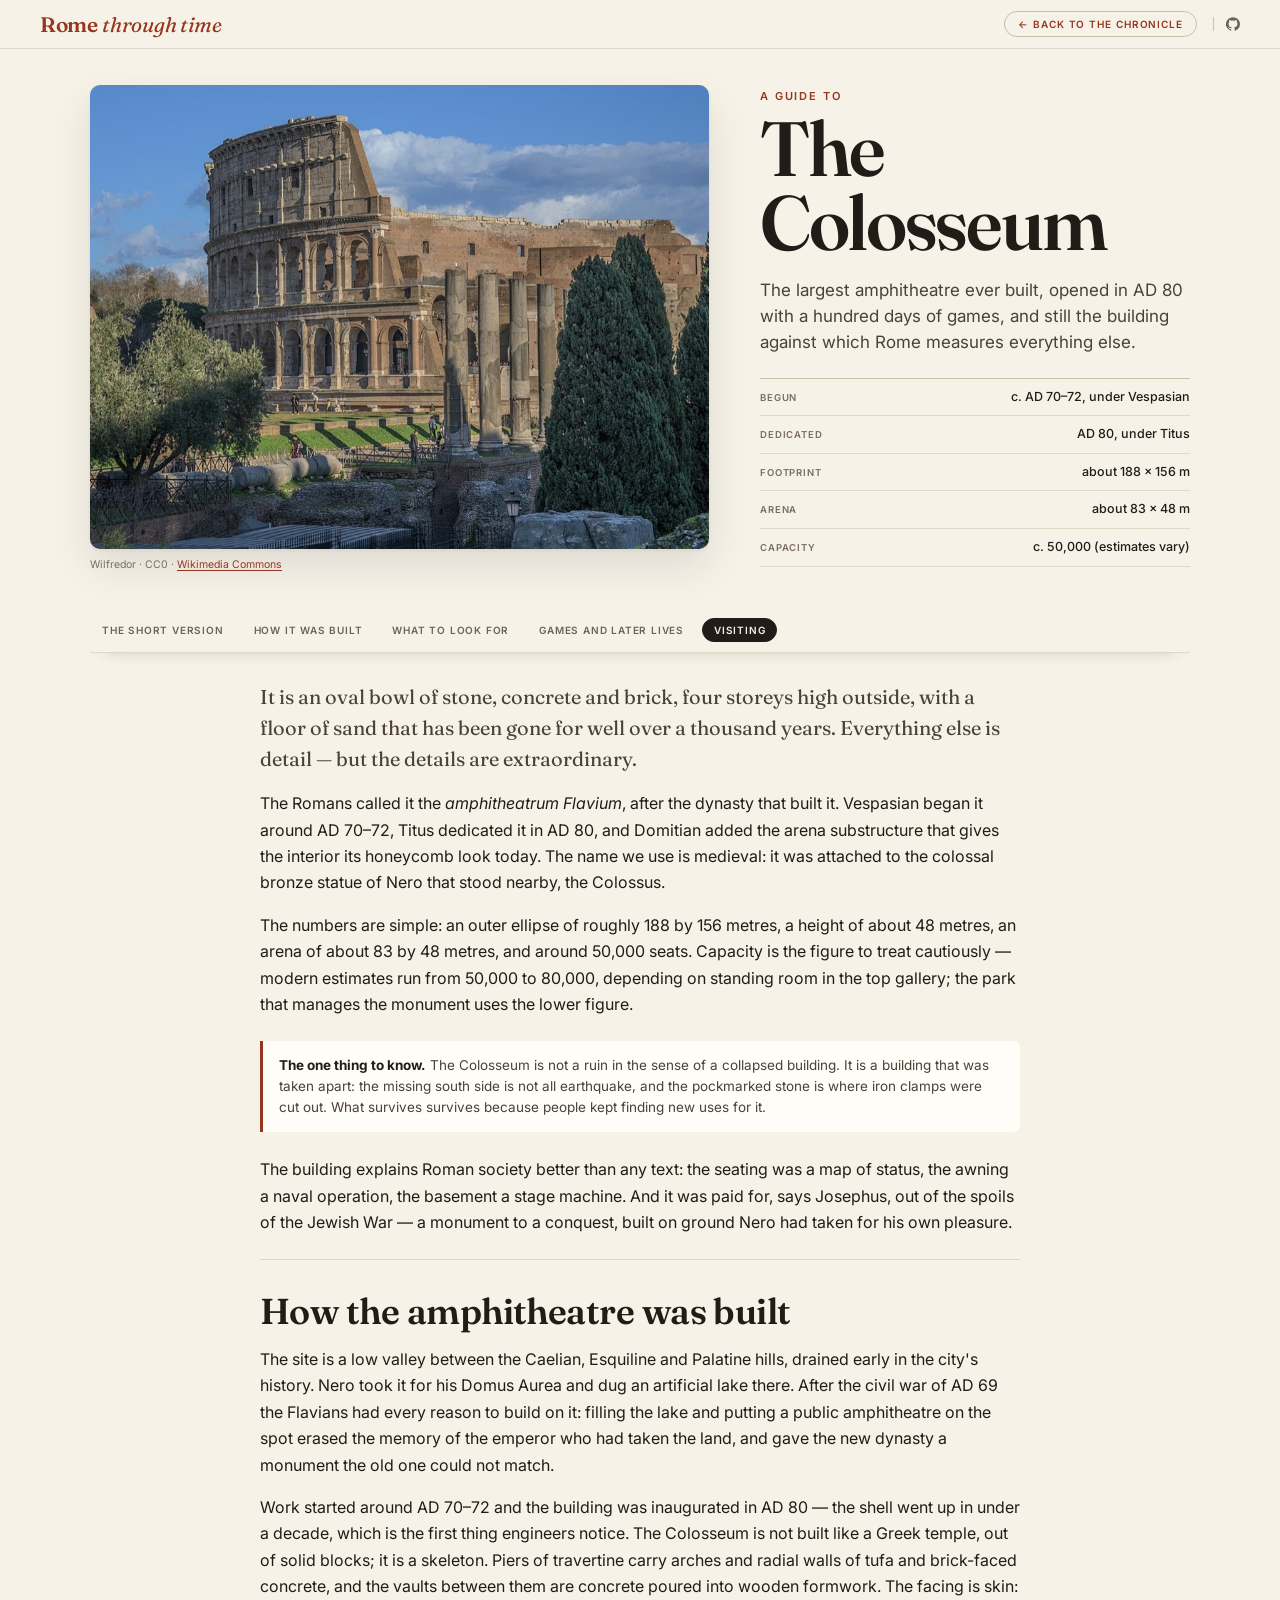
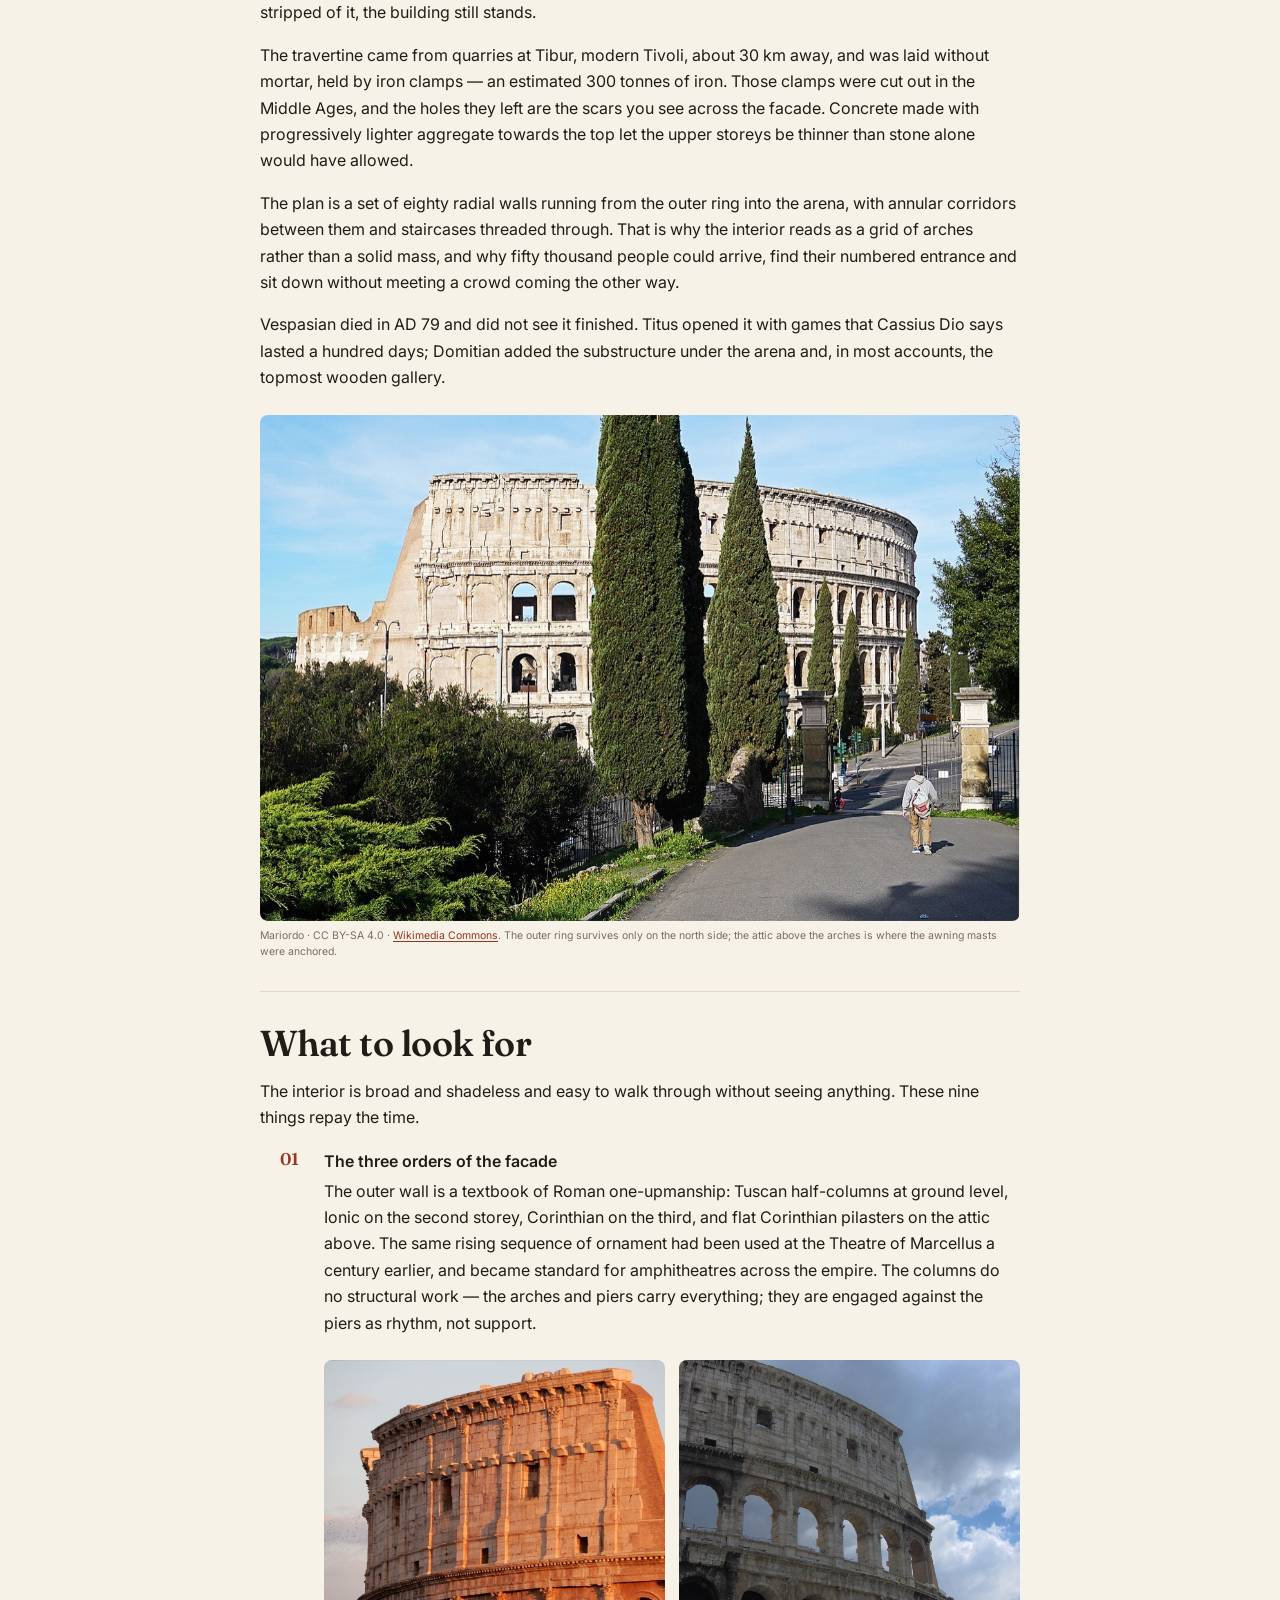
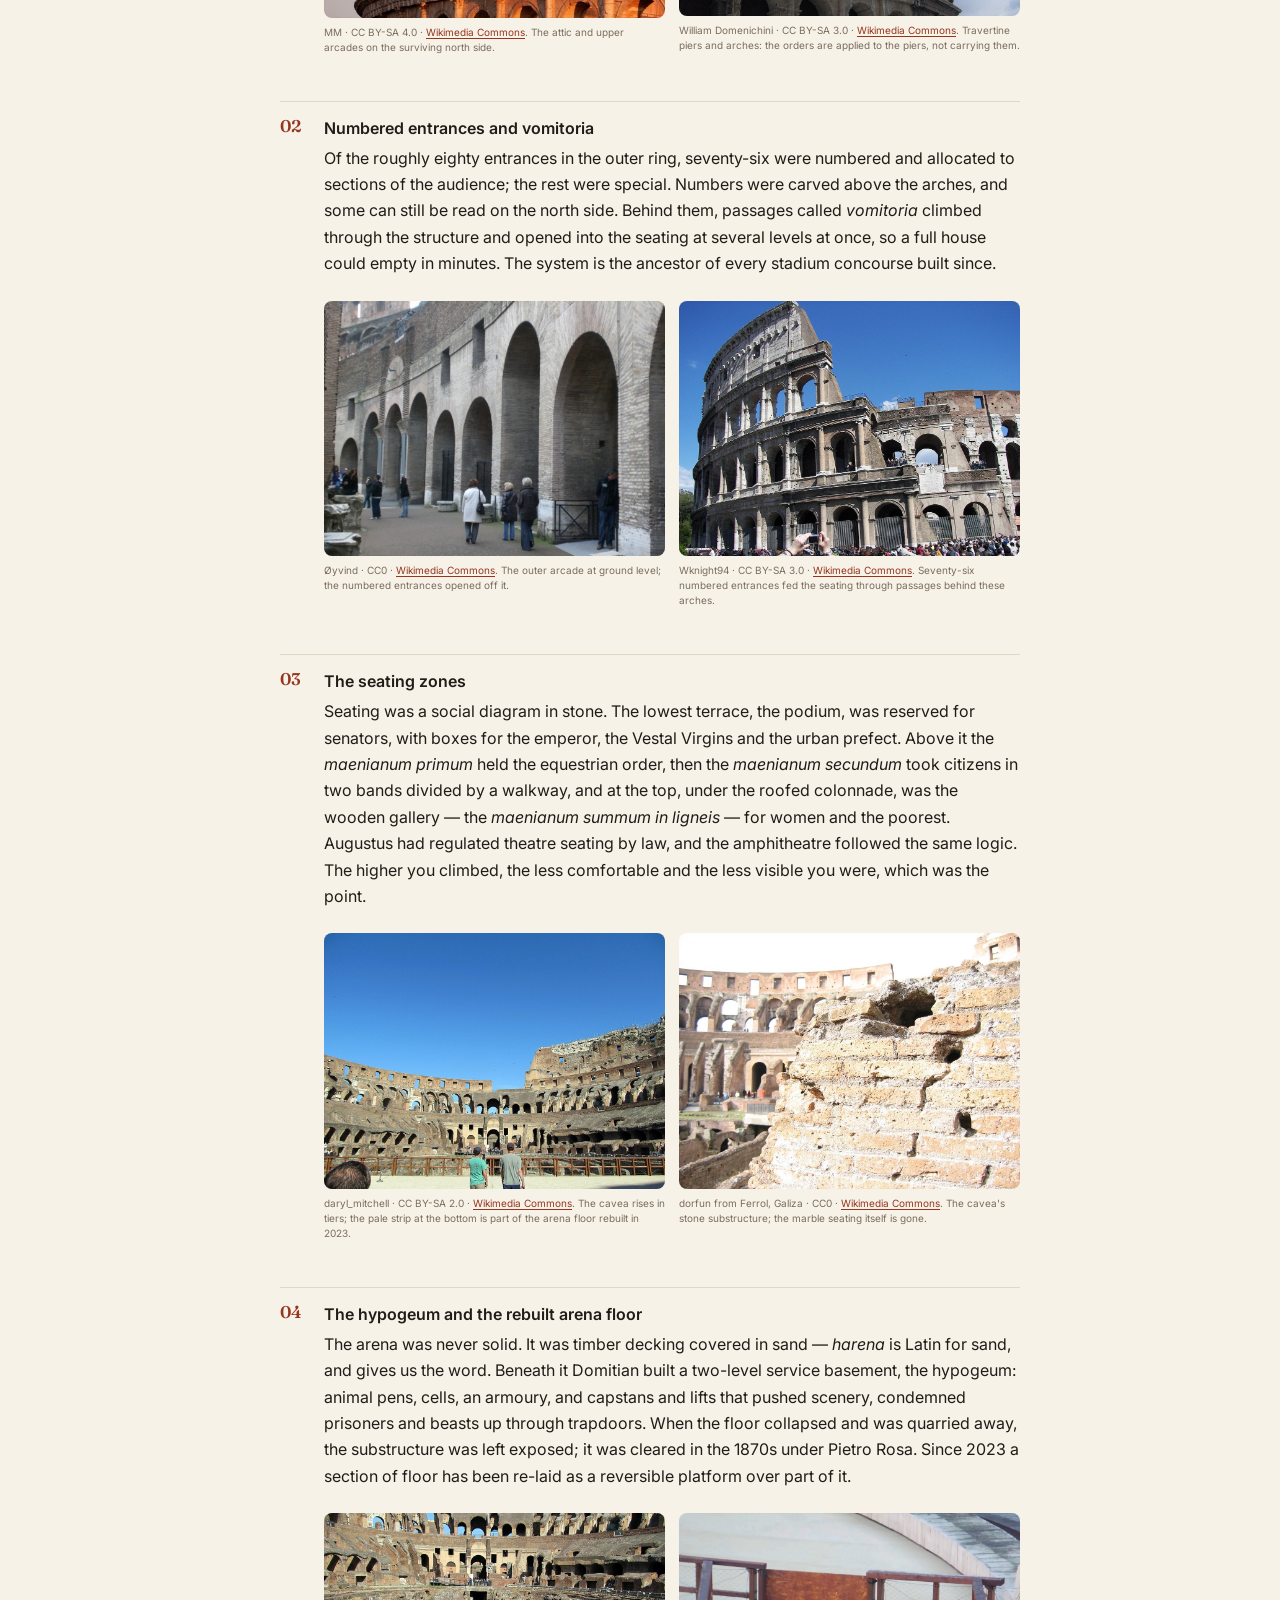
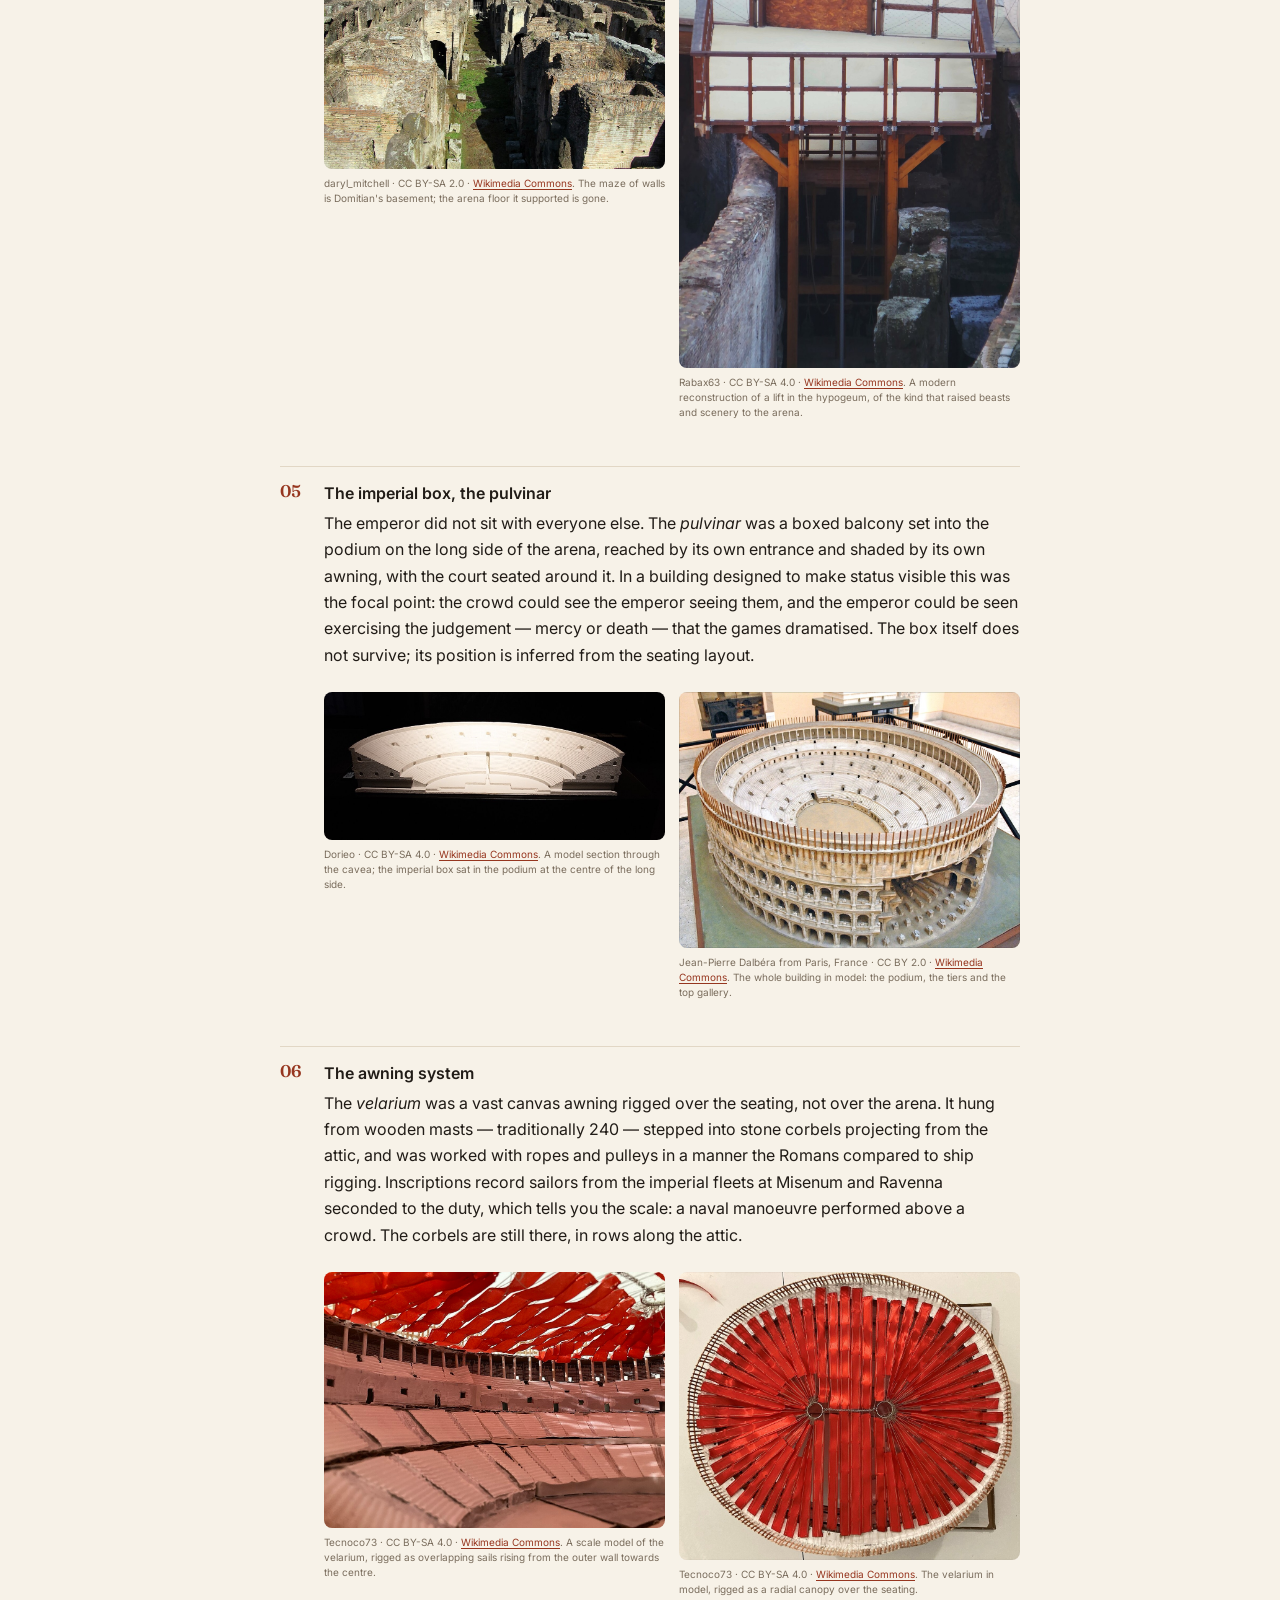
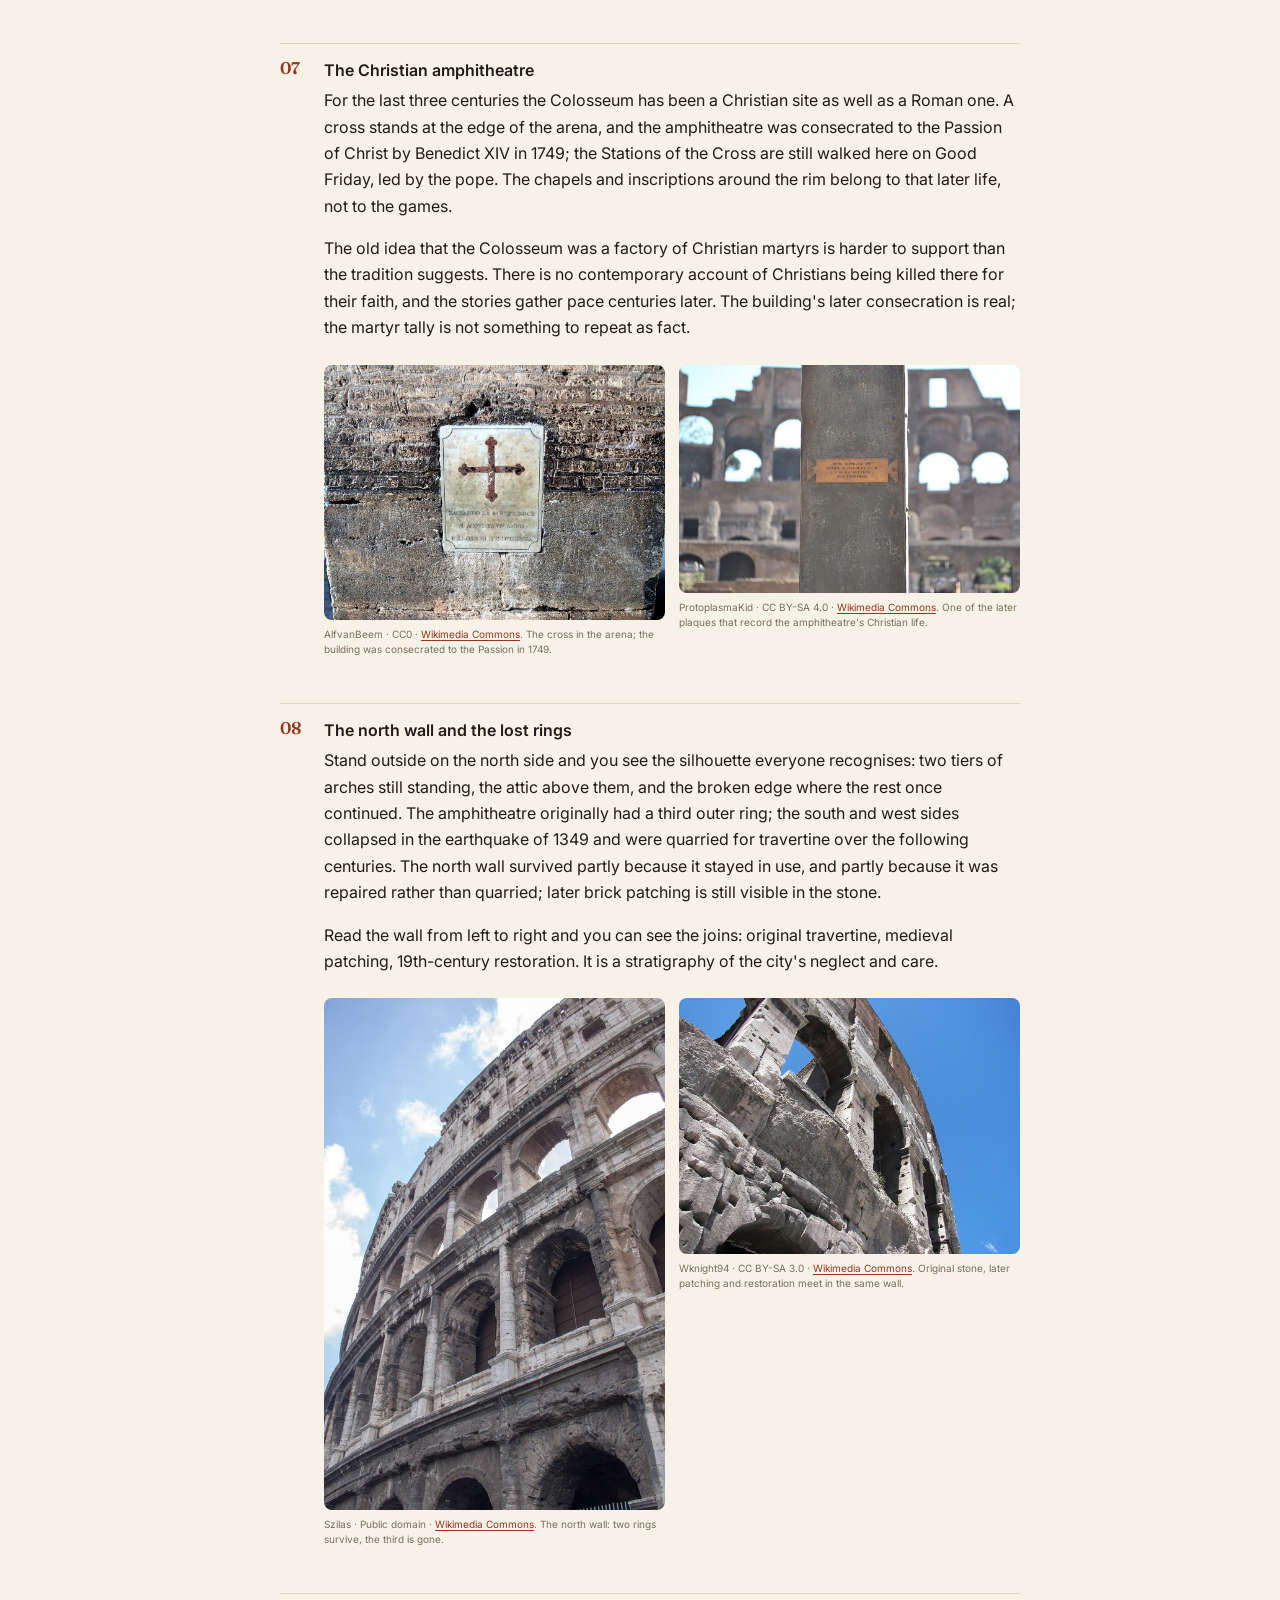
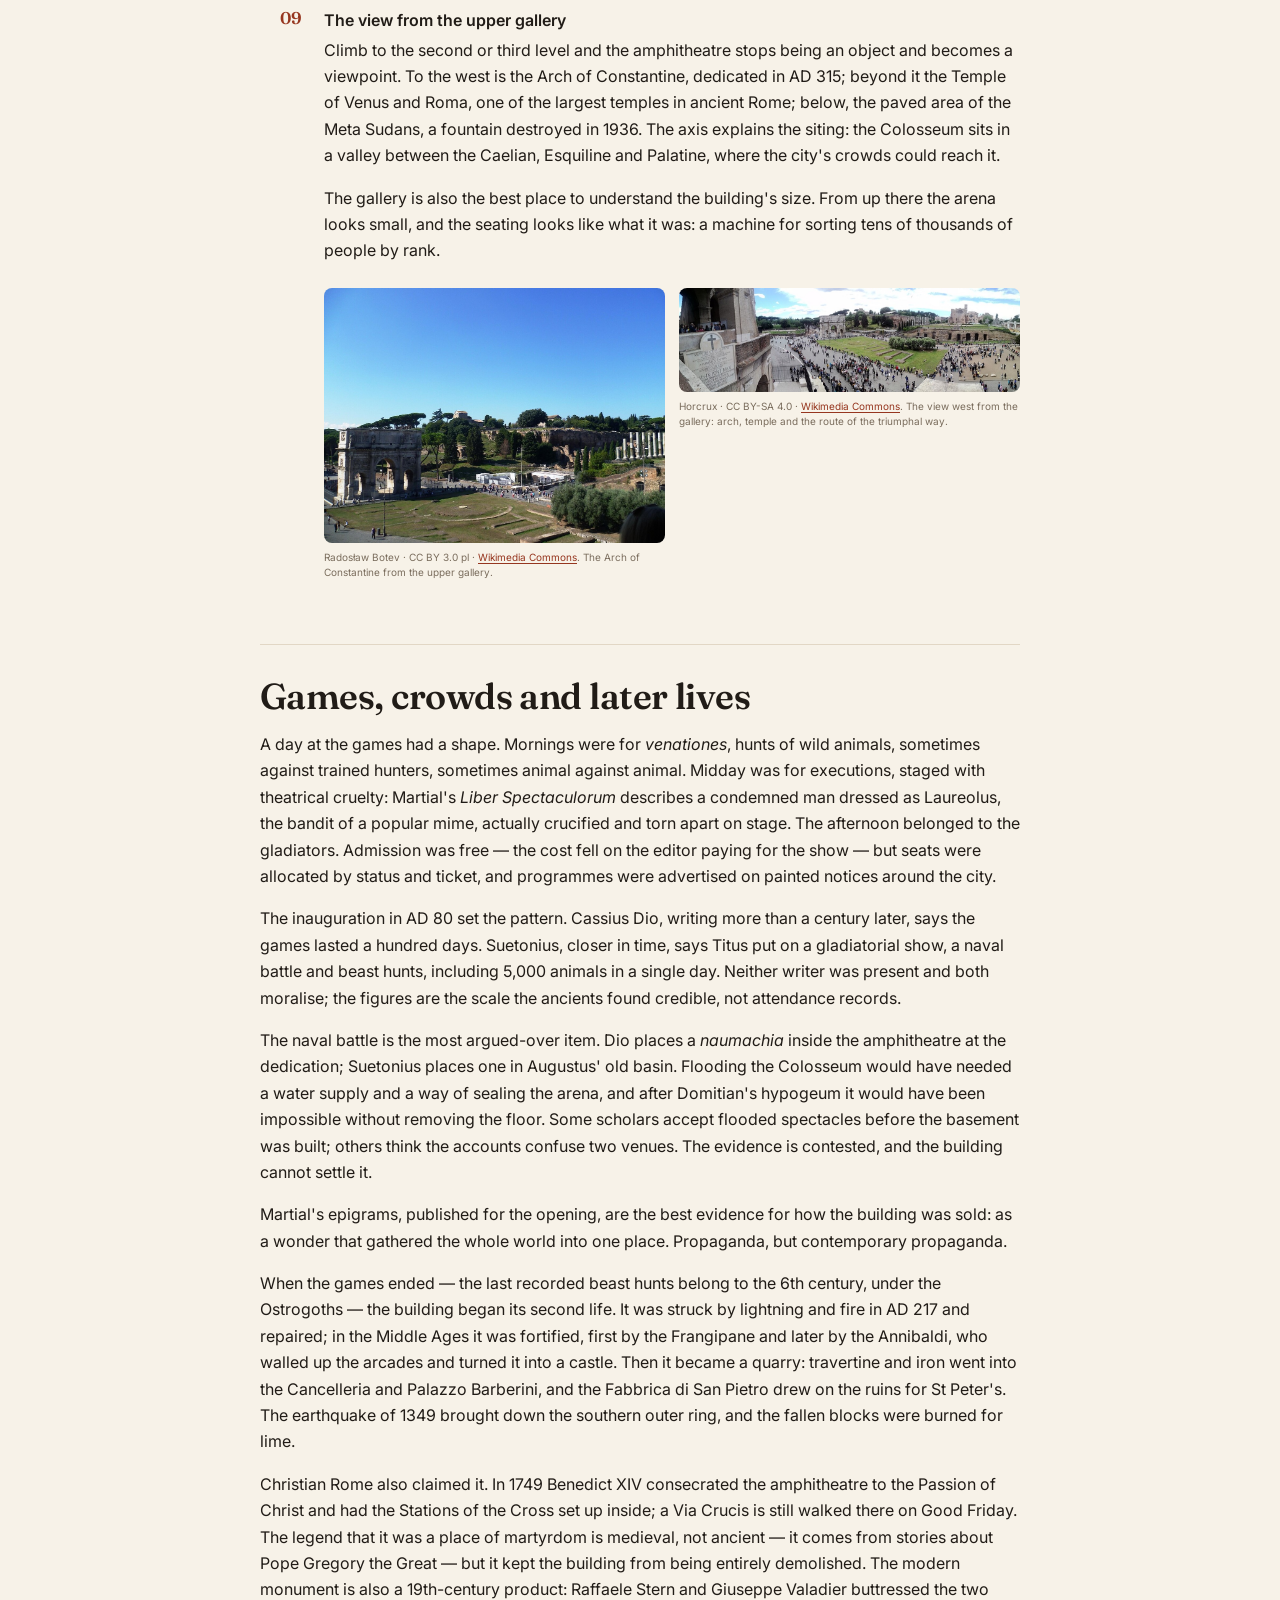
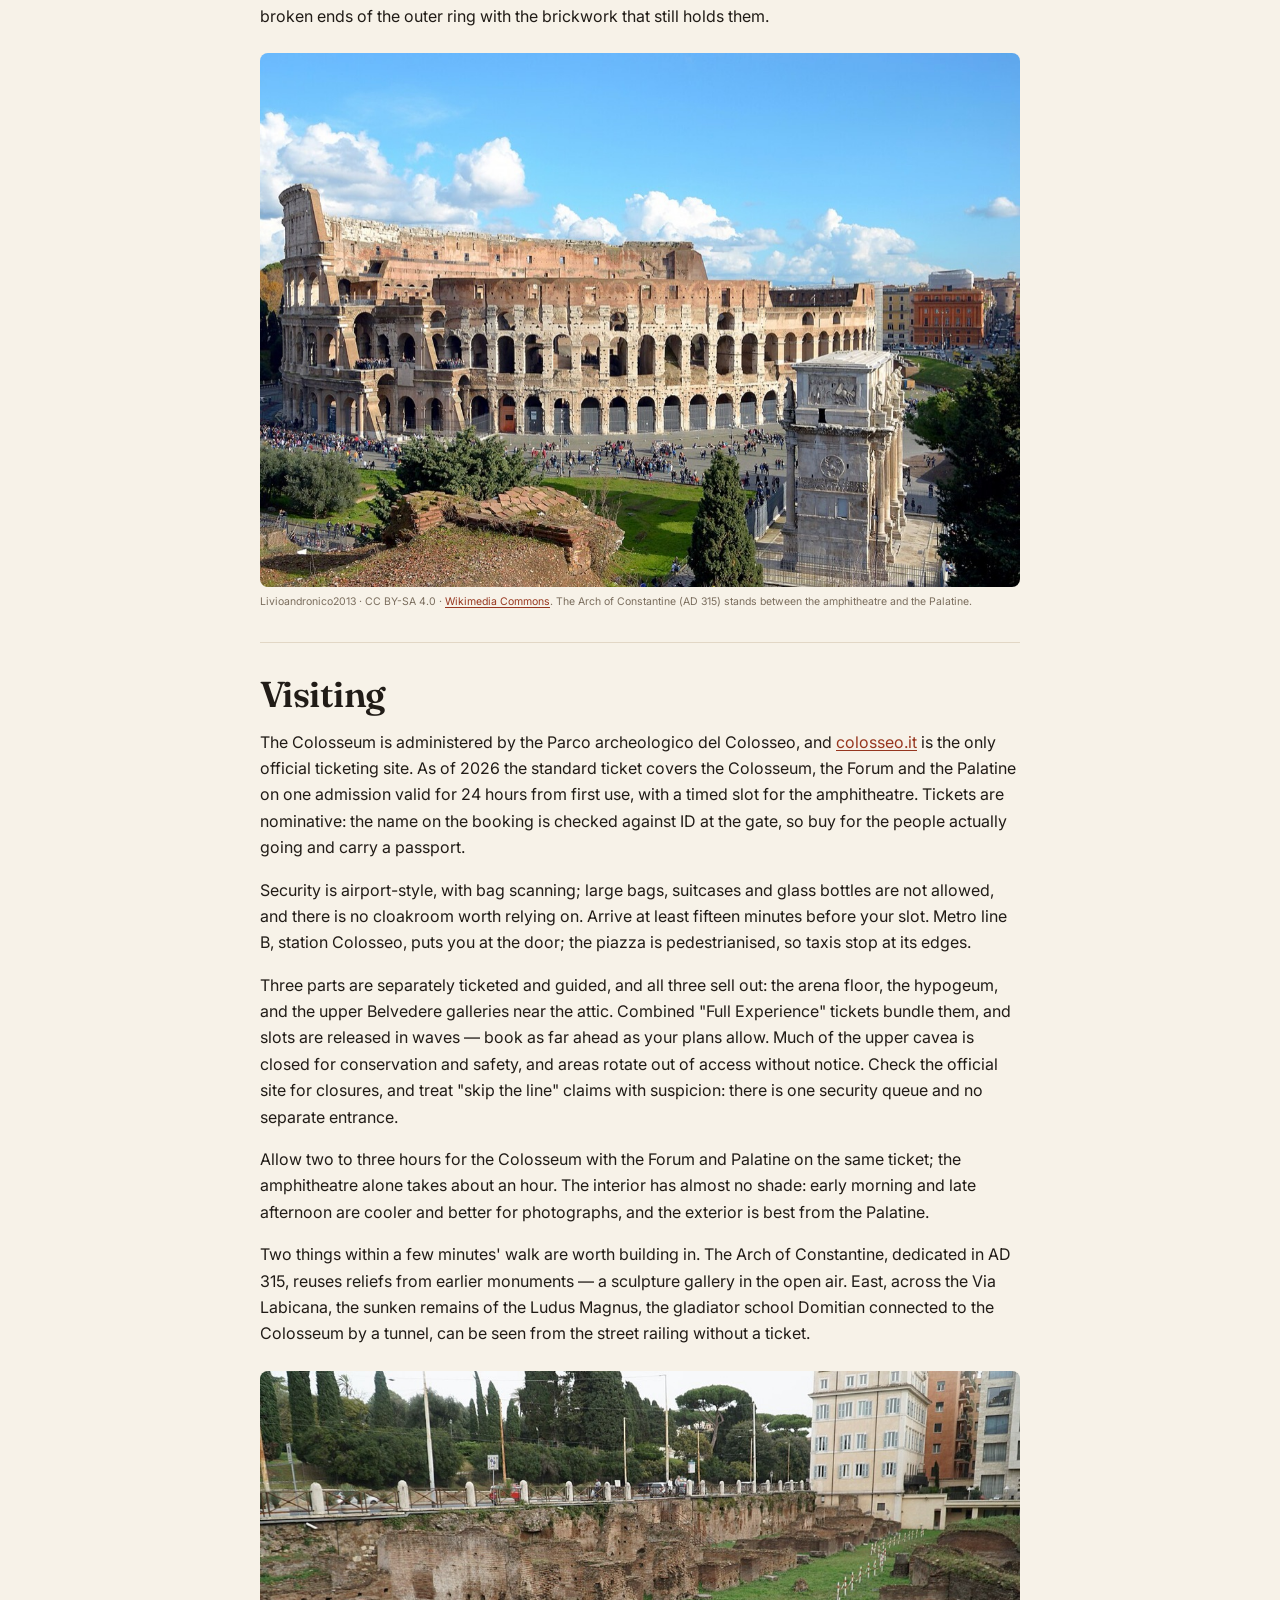
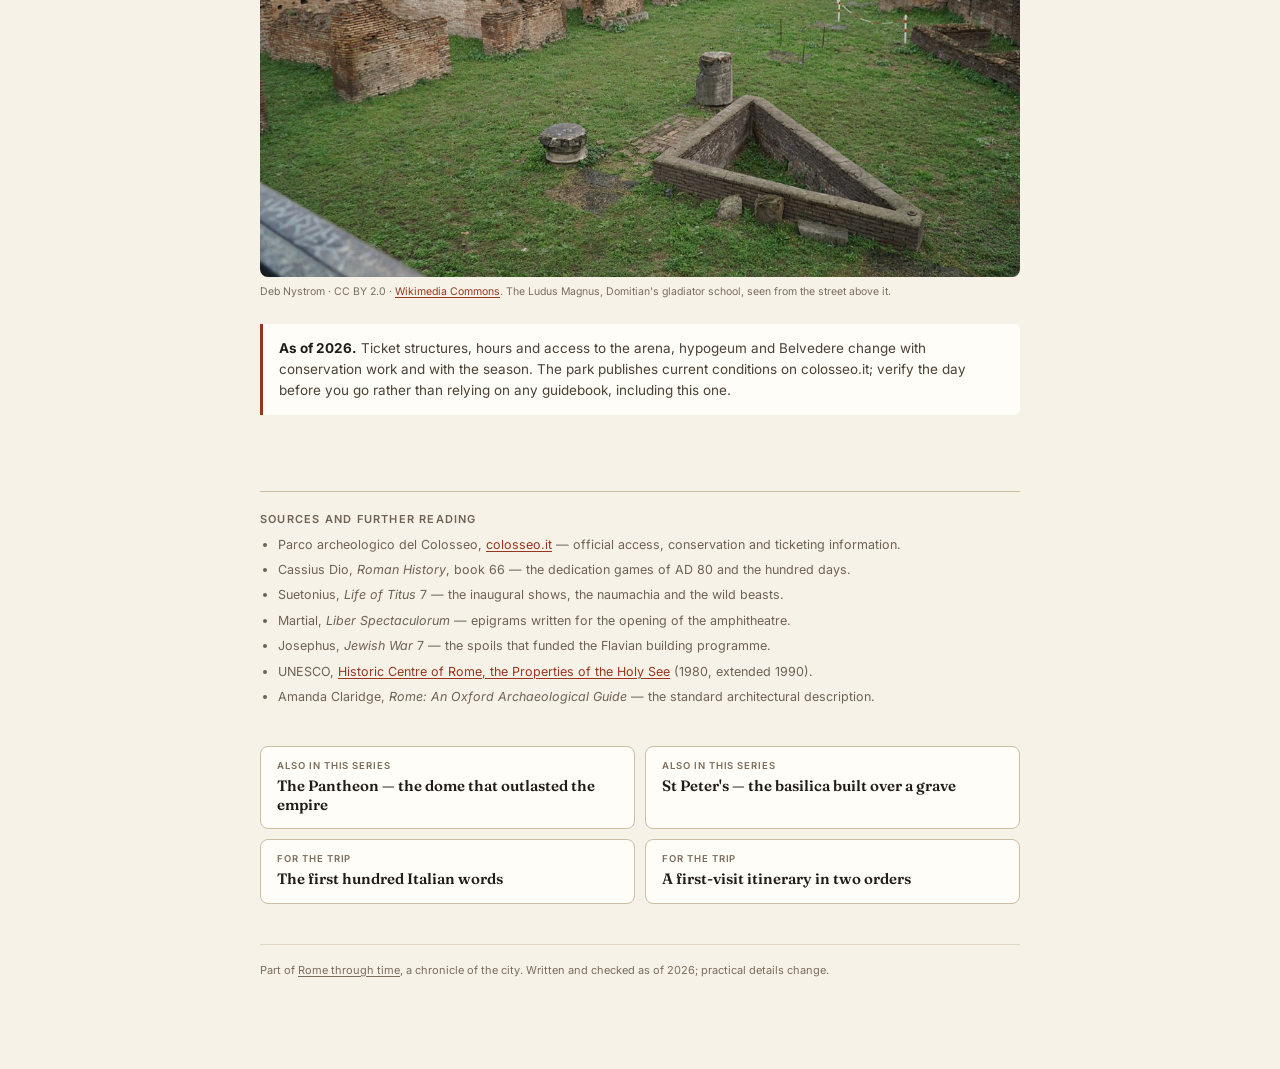
<file: colosseum.html>
<!doctype html>
<html lang="en">
<head>
<meta charset="utf-8">
<meta name="viewport" content="width=device-width, initial-scale=1">
<title>The Colosseum: Rome's amphitheatre, a guide</title>
<meta name="description" content="How the Flavian Amphitheatre was built, how fifty thousand spectators were seated and shaded, what happened in the arena, and how to visit it.">
<link rel="canonical" href="https://nionis.github.io/rome-tourist/colosseum.html">
<meta property="og:type" content="website">
<meta property="og:site_name" content="Rome through time">
<meta property="og:locale" content="en_GB">
<meta property="og:title" content="The Colosseum: Rome's amphitheatre, a guide">
<meta property="og:description" content="How the Flavian Amphitheatre was built, how fifty thousand spectators were seated and shaded, what happened in the arena, and how to visit it.">
<meta property="og:url" content="https://nionis.github.io/rome-tourist/colosseum.html">
<meta property="og:image" content="https://nionis.github.io/rome-tourist/assets/img/og-colosseum.jpg">
<meta property="og:image:type" content="image/jpeg">
<meta property="og:image:width" content="1200">
<meta property="og:image:height" content="630">
<meta property="og:image:alt" content="The Colosseum's arcades and cypress trees, with the title The Colosseum.">
<meta name="twitter:card" content="summary_large_image">
<meta name="twitter:title" content="The Colosseum: Rome's amphitheatre, a guide">
<meta name="twitter:description" content="How the Flavian Amphitheatre was built, how fifty thousand spectators were seated and shaded, and what happened in the arena.">
<meta name="twitter:image" content="https://nionis.github.io/rome-tourist/assets/img/og-colosseum.jpg">
<meta name="twitter:image:alt" content="The Colosseum's arcades and cypress trees, with the title The Colosseum.">
<meta name="color-scheme" content="light">
<link rel="preconnect" href="https://fonts.googleapis.com">
<link rel="preconnect" href="https://fonts.gstatic.com" crossorigin>
<link href="https://fonts.googleapis.com/css2?family=Fraunces:ital,opsz,wght@0,9..144,400..700;1,9..144,400..600&family=Inter:wght@400;500;600&display=swap" rel="stylesheet">
<link rel="stylesheet" href="assets/guide.css?v=10">
</head>
<body class="guide">
<a class="guide-skip" href="#content">Skip to content</a>
<header class="guide-top">
  <a class="guide-brand" href="index.html">Rome <span>through time</span></a>
  <div class="guide-top-links">
    <a class="guide-back" href="index.html#colosseum">← Back to the chronicle</a>
    <a class="repo-link" href="https://github.com/nionis/rome-tourist" aria-label="Source code on GitHub" title="Source code on GitHub"><svg viewBox="0 0 24 24" width="18" height="18" aria-hidden="true" focusable="false"><path fill="currentColor" d="M12 .3a12 12 0 0 0-3.8 23.4c.6.1.8-.3.8-.6v-2c-3.3.7-4-1.6-4-1.6-.6-1.4-1.4-1.8-1.4-1.8-1.1-.7.1-.7.1-.7 1.2.1 1.9 1.2 1.9 1.2 1 1.8 2.8 1.3 3.5 1 .1-.8.4-1.3.8-1.6-2.7-.3-5.5-1.3-5.5-5.9 0-1.3.5-2.4 1.2-3.2-.1-.3-.5-1.5.1-3.2 0 0 1-.3 3.3 1.2a11.5 11.5 0 0 1 6 0c2.3-1.5 3.3-1.2 3.3-1.2.6 1.7.2 2.9.1 3.2.8.8 1.2 1.9 1.2 3.2 0 4.6-2.8 5.6-5.5 5.9.4.4.8 1.1.8 2.2v3.3c0 .3.2.7.8.6A12 12 0 0 0 12 .3Z"/></svg></a>
  </div>
</header>
<main class="guide-main" id="content">
  <section class="guide-hero">
    <figure class="guide-hero-media">
      <img src="assets/img/guide-colosseum-hero.jpg" alt="The Colosseum seen from the north-west, its outer travertine facade rising in three arcaded storeys above the paved piazza.">
      <figcaption>Wilfredor · CC0 · <a href="https://commons.wikimedia.org/wiki/File:Colosseum_of_Rome_and_Roman_forum.jpg">Wikimedia Commons</a></figcaption>
    </figure>
    <div class="guide-hero-copy">
      <p class="guide-kicker">A guide to</p>
      <h1>The Colosseum</h1>
      <p class="guide-standfirst">The largest amphitheatre ever built, opened in AD 80 with a hundred days of games, and still the building against which Rome measures everything else.</p>
      <ul class="guide-facts">
        <li><span>Begun</span><b>c. AD 70–72, under Vespasian</b></li>
        <li><span>Dedicated</span><b>AD 80, under Titus</b></li>
        <li><span>Footprint</span><b>about 188 × 156 m</b></li>
        <li><span>Arena</span><b>about 83 × 48 m</b></li>
        <li><span>Capacity</span><b>c. 50,000 (estimates vary)</b></li>
      </ul>
    </div>
  </section>
  <nav class="guide-toc" aria-label="On this page">
    <a href="#short">The short version</a>
    <a href="#build">How it was built</a>
    <a href="#look">What to look for</a>
    <a href="#stories">Games and later lives</a>
    <a href="#visit">Visiting</a>
  </nav>
  <article class="guide-body">
    <section id="short">
      <p class="guide-lede">It is an oval bowl of stone, concrete and brick, four storeys high outside, with a floor of sand that has been gone for well over a thousand years. Everything else is detail — but the details are extraordinary.</p>
      <p>The Romans called it the <em>amphitheatrum Flavium</em>, after the dynasty that built it. Vespasian began it around AD 70–72, Titus dedicated it in AD 80, and Domitian added the arena substructure that gives the interior its honeycomb look today. The name we use is medieval: it was attached to the colossal bronze statue of Nero that stood nearby, the Colossus.</p>
      <p>The numbers are simple: an outer ellipse of roughly 188 by 156 metres, a height of about 48 metres, an arena of about 83 by 48 metres, and around 50,000 seats. Capacity is the figure to treat cautiously — modern estimates run from 50,000 to 80,000, depending on standing room in the top gallery; the park that manages the monument uses the lower figure.</p>
      <aside class="guide-note"><b>The one thing to know.</b> The Colosseum is not a ruin in the sense of a collapsed building. It is a building that was taken apart: the missing south side is not all earthquake, and the pockmarked stone is where iron clamps were cut out. What survives survives because people kept finding new uses for it.</aside>
      <p>The building explains Roman society better than any text: the seating was a map of status, the awning a naval operation, the basement a stage machine. And it was paid for, says Josephus, out of the spoils of the Jewish War — a monument to a conquest, built on ground Nero had taken for his own pleasure.</p>
    </section>

    <section id="build">
      <h2>How the amphitheatre was built</h2>
      <p>The site is a low valley between the Caelian, Esquiline and Palatine hills, drained early in the city's history. Nero took it for his Domus Aurea and dug an artificial lake there. After the civil war of AD 69 the Flavians had every reason to build on it: filling the lake and putting a public amphitheatre on the spot erased the memory of the emperor who had taken the land, and gave the new dynasty a monument the old one could not match.</p>
      <p>Work started around AD 70–72 and the building was inaugurated in AD 80 — the shell went up in under a decade, which is the first thing engineers notice. The Colosseum is not built like a Greek temple, out of solid blocks; it is a skeleton. Piers of travertine carry arches and radial walls of tufa and brick-faced concrete, and the vaults between them are concrete poured into wooden formwork. The facing is skin: stripped of it, the building still stands.</p>
      <p>The travertine came from quarries at Tibur, modern Tivoli, about 30 km away, and was laid without mortar, held by iron clamps — an estimated 300 tonnes of iron. Those clamps were cut out in the Middle Ages, and the holes they left are the scars you see across the facade. Concrete made with progressively lighter aggregate towards the top let the upper storeys be thinner than stone alone would have allowed.</p>
      <p>The plan is a set of eighty radial walls running from the outer ring into the arena, with annular corridors between them and staircases threaded through. That is why the interior reads as a grid of arches rather than a solid mass, and why fifty thousand people could arrive, find their numbered entrance and sit down without meeting a crowd coming the other way.</p>
      <p>Vespasian died in AD 79 and did not see it finished. Titus opened it with games that Cassius Dio says lasted a hundred days; Domitian added the substructure under the arena and, in most accounts, the topmost wooden gallery.</p>
      <figure class="guide-figure">
        <img src="assets/img/guide-colosseum-facade.jpg" alt="Close view of the Colosseum's north facade, showing two surviving arcaded storeys and the solid attic wall above them, with cypress trees in front.">
        <figcaption>Mariordo · CC BY-SA 4.0 · <a href="https://commons.wikimedia.org/wiki/File:04_2024_Colosseo_Romano_Rome_7890.jpg">Wikimedia Commons</a>. The outer ring survives only on the north side; the attic above the arches is where the awning masts were anchored.</figcaption>
      </figure>
    </section>

    <section id="look">
      <h2>What to look for</h2>
      <p>The interior is broad and shadeless and easy to walk through without seeing anything. These nine things repay the time.</p>
      <ol class="guide-look">
        <li>
          <h3>The three orders of the facade</h3>
          <p>The outer wall is a textbook of Roman one-upmanship: Tuscan half-columns at ground level, Ionic on the second storey, Corinthian on the third, and flat Corinthian pilasters on the attic above. The same rising sequence of ornament had been used at the Theatre of Marcellus a century earlier, and became standard for amphitheatres across the empire. The columns do no structural work — the arches and piers carry everything; they are engaged against the piers as rhythm, not support.</p>
          <div class="guide-figure-pair">
          <figure class="guide-figure">
            <img src="assets/img/guide-colosseum-orders-a.jpg" alt="The upper storeys of the Colosseum&#x27;s north facade, the engaged columns of the attic and the rows of empty window openings." loading="lazy" decoding="async" width="1100" height="832">
            <figcaption>MM · CC BY-SA 4.0 · <a href="https://commons.wikimedia.org/wiki/File:ColosseoAttico.jpg">Wikimedia Commons</a>. The attic and upper arcades on the surviving north side.</figcaption>
          </figure>
          <figure class="guide-figure">
            <img src="assets/img/guide-colosseum-orders-b.jpg" alt="Close view of the Colosseum&#x27;s outer arcade, the arches separated by engaged columns, the stone worn by centuries of weathering." loading="lazy" decoding="async" width="1100" height="825">
            <figcaption>William Domenichini · CC BY-SA 3.0 · <a href="https://commons.wikimedia.org/wiki/File:Colosseo_-_Particolare.JPG">Wikimedia Commons</a>. Travertine piers and arches: the orders are applied to the piers, not carrying them.</figcaption>
          </figure>
        </div>
        </li>
        <li>
          <h3>Numbered entrances and vomitoria</h3>
          <p>Of the roughly eighty entrances in the outer ring, seventy-six were numbered and allocated to sections of the audience; the rest were special. Numbers were carved above the arches, and some can still be read on the north side. Behind them, passages called <em>vomitoria</em> climbed through the structure and opened into the seating at several levels at once, so a full house could empty in minutes. The system is the ancestor of every stadium concourse built since.</p>
          <div class="guide-figure-pair">
          <figure class="guide-figure">
            <img src="assets/img/guide-colosseum-entrance-a.jpg" alt="The ground-level arcade of the Colosseum lit at dusk, visitors walking between the piers." loading="lazy" decoding="async" width="1100" height="825">
            <figcaption>Øyvind · CC0 · <a href="https://commons.wikimedia.org/wiki/File:Colosseum_entrances.jpg">Wikimedia Commons</a>. The outer arcade at ground level; the numbered entrances opened off it.</figcaption>
          </figure>
          <figure class="guide-figure">
            <img src="assets/img/guide-colosseum-entrance-b.jpg" alt="The Colosseum&#x27;s outer arcade from the piazza, two tiers of arches rising above the crowd." loading="lazy" decoding="async" width="1100" height="825">
            <figcaption>Wknight94 · CC BY-SA 3.0 · <a href="https://commons.wikimedia.org/wiki/File:Colosseum_(Rome)_14.jpg">Wikimedia Commons</a>. Seventy-six numbered entrances fed the seating through passages behind these arches.</figcaption>
          </figure>
        </div>
        </li>
        <li>
          <h3>The seating zones</h3>
          <p>Seating was a social diagram in stone. The lowest terrace, the podium, was reserved for senators, with boxes for the emperor, the Vestal Virgins and the urban prefect. Above it the <em>maenianum primum</em> held the equestrian order, then the <em>maenianum secundum</em> took citizens in two bands divided by a walkway, and at the top, under the roofed colonnade, was the wooden gallery — the <em>maenianum summum in ligneis</em> — for women and the poorest. Augustus had regulated theatre seating by law, and the amphitheatre followed the same logic. The higher you climbed, the less comfortable and the less visible you were, which was the point.</p>
          <div class="guide-figure-pair">
          <figure class="guide-figure">
                  <img src="assets/img/guide-colosseum-interior.jpg" alt="Inside the Colosseum: the surviving cavea and its arched galleries on the right, the exposed substructure beyond, and the reconstructed arena platform at the bottom of the frame." loading="lazy" decoding="async" width="1100" height="825">
            <figcaption>daryl_mitchell · CC BY-SA 2.0 · <a href="https://commons.wikimedia.org/wiki/File:Colosseum_Interior_1_(15005911295).jpg">Wikimedia Commons</a>. The cavea rises in tiers; the pale strip at the bottom is part of the arena floor rebuilt in 2023.</figcaption>
          </figure>
          <figure class="guide-figure">
            <img src="assets/img/guide-colosseum-cavea-a.jpg" alt="The surviving brick and stone terraces of the cavea, stepped up the slope of the seating." loading="lazy" decoding="async" width="1100" height="825">
            <figcaption>dorfun from Ferrol, Galiza · CC0 · <a href="https://commons.wikimedia.org/wiki/File:Coliseum_(cadea_5)_-_Flickr_-_dorfun.jpg">Wikimedia Commons</a>. The cavea's stone substructure; the marble seating itself is gone.</figcaption>
          </figure>
        </div>
        </li>
        <li>
          <h3>The hypogeum and the rebuilt arena floor</h3>
          <p>The arena was never solid. It was timber decking covered in sand — <em>harena</em> is Latin for sand, and gives us the word. Beneath it Domitian built a two-level service basement, the hypogeum: animal pens, cells, an armoury, and capstans and lifts that pushed scenery, condemned prisoners and beasts up through trapdoors. When the floor collapsed and was quarried away, the substructure was left exposed; it was cleared in the 1870s under Pietro Rosa. Since 2023 a section of floor has been re-laid as a reversible platform over part of it.</p>
          <div class="guide-figure-pair">
          <figure class="guide-figure">
                  <img src="assets/img/guide-colosseum-hypogeum.jpg" alt="Looking across the Colosseum's hypogeum: parallel brick and tufa walls of the underground corridors, with the cavea rising on both sides and visitors on a walkway in the foreground." loading="lazy" decoding="async" width="1100" height="825">
            <figcaption>daryl_mitchell · CC BY-SA 2.0 · <a href="https://commons.wikimedia.org/wiki/File:Hypogeum_1_(15005526662).jpg">Wikimedia Commons</a>. The maze of walls is Domitian's basement; the arena floor it supported is gone.</figcaption>
          </figure>
          <figure class="guide-figure">
            <img src="assets/img/guide-colosseum-hypogeum-a.jpg" alt="A wooden reconstruction of one of the hypogeum&#x27;s lifts, with a platform and rope mechanism between the ancient walls." loading="lazy" decoding="async" width="1100" height="1467">
            <figcaption>Rabax63 · CC BY-SA 4.0 · <a href="https://commons.wikimedia.org/wiki/File:RekonstruktionHebeb%C3%BChne.jpg">Wikimedia Commons</a>. A modern reconstruction of a lift in the hypogeum, of the kind that raised beasts and scenery to the arena.</figcaption>
          </figure>
        </div>
        </li>
        <li>
          <h3>The imperial box, the pulvinar</h3>
          <p>The emperor did not sit with everyone else. The <em>pulvinar</em> was a boxed balcony set into the podium on the long side of the arena, reached by its own entrance and shaded by its own awning, with the court seated around it. In a building designed to make status visible this was the focal point: the crowd could see the emperor seeing them, and the emperor could be seen exercising the judgement — mercy or death — that the games dramatised. The box itself does not survive; its position is inferred from the seating layout.</p>
          <div class="guide-figure-pair">
          <figure class="guide-figure">
            <img src="assets/img/guide-colosseum-pulvinar-a.jpg" alt="A cutaway model of the Colosseum&#x27;s cavea, showing the stepped seating and the podium at the bottom." loading="lazy" decoding="async" width="1100" height="477">
            <figcaption>Dorieo · CC BY-SA 4.0 · <a href="https://commons.wikimedia.org/wiki/File:C%C3%A1vea_del_Coliseo.jpg">Wikimedia Commons</a>. A model section through the cavea; the imperial box sat in the podium at the centre of the long side.</figcaption>
          </figure>
          <figure class="guide-figure">
            <img src="assets/img/guide-colosseum-pulvinar-b.jpg" alt="A large scale model of the Colosseum with the outer arcades and the seating visible, displayed in a museum case." loading="lazy" decoding="async" width="1100" height="825">
            <figcaption>Jean-Pierre Dalbéra from Paris, France · CC BY 2.0 · <a href="https://commons.wikimedia.org/wiki/File:Maquette_du_Colis%C3%A9e_(5839478980).jpg">Wikimedia Commons</a>. The whole building in model: the podium, the tiers and the top gallery.</figcaption>
          </figure>
        </div>
        </li>
        <li>
          <h3>The awning system</h3>
          <p>The <em>velarium</em> was a vast canvas awning rigged over the seating, not over the arena. It hung from wooden masts — traditionally 240 — stepped into stone corbels projecting from the attic, and was worked with ropes and pulleys in a manner the Romans compared to ship rigging. Inscriptions record sailors from the imperial fleets at Misenum and Ravenna seconded to the duty, which tells you the scale: a naval manoeuvre performed above a crowd. The corbels are still there, in rows along the attic.</p>
          <div class="guide-figure-pair">
          <figure class="guide-figure">
                  <img src="assets/img/guide-colosseum-velarium.jpg" alt="A scale model of the Colosseum interior with a red canvas velarium stretched in overlapping sails above the tiered seating." loading="lazy" decoding="async" width="1100" height="825">
            <figcaption>Tecnoco73 · CC BY-SA 4.0 · <a href="https://commons.wikimedia.org/wiki/File:Velarium_visto_dall%27interno_del_Colosseo.jpg">Wikimedia Commons</a>. A scale model of the velarium, rigged as overlapping sails rising from the outer wall towards the centre.</figcaption>
          </figure>
          <figure class="guide-figure">
            <img src="assets/img/guide-colosseum-velarium-a.jpg" alt="A model of the Colosseum&#x27;s velarium seen from above, the red canvas sails radiating from a central ring." loading="lazy" decoding="async" width="1100" height="930">
            <figcaption>Tecnoco73 · CC BY-SA 4.0 · <a href="https://commons.wikimedia.org/wiki/File:Velarium_con_le_vele_spiegate.jpg">Wikimedia Commons</a>. The velarium in model, rigged as a radial canopy over the seating.</figcaption>
          </figure>
        </div>
        </li>
        <li>
          <h3>The Christian amphitheatre</h3>
          <p>For the last three centuries the Colosseum has been a Christian site as well as a Roman one. A cross stands at the edge of the arena, and the amphitheatre was consecrated to the Passion of Christ by Benedict XIV in 1749; the Stations of the Cross are still walked here on Good Friday, led by the pope. The chapels and inscriptions around the rim belong to that later life, not to the games.</p>
          <p>The old idea that the Colosseum was a factory of Christian martyrs is harder to support than the tradition suggests. There is no contemporary account of Christians being killed there for their faith, and the stories gather pace centuries later. The building's later consecration is real; the martyr tally is not something to repeat as fact.</p>
          <div class="guide-figure-pair">
          <figure class="guide-figure">
            <img src="assets/img/guide-colosseum-christian-a.jpg" alt="A simple metal cross fixed to the brick wall of the Colosseum, with a small inscription below." loading="lazy" decoding="async" width="1100" height="825">
            <figcaption>AlfvanBeem · CC0 · <a href="https://commons.wikimedia.org/wiki/File:Interior_of_the_Colosseum,_Baclando_la_Santa_Croce.JPG">Wikimedia Commons</a>. The cross in the arena; the building was consecrated to the Passion in 1749.</figcaption>
          </figure>
          <figure class="guide-figure">
            <img src="assets/img/guide-colosseum-christian-b.jpg" alt="A stone plaque with a cross and a Latin inscription set into the Colosseum&#x27;s brickwork." loading="lazy" decoding="async" width="1100" height="736">
            <figcaption>ProtoplasmaKid · CC BY-SA 4.0 · <a href="https://commons.wikimedia.org/wiki/File:Cruz_del_Jubileo_2000_en_el_Coliseo_-_detalle.JPG">Wikimedia Commons</a>. One of the later plaques that record the amphitheatre's Christian life.</figcaption>
          </figure>
        </div>
        </li>
        <li>
          <h3>The north wall and the lost rings</h3>
          <p>Stand outside on the north side and you see the silhouette everyone recognises: two tiers of arches still standing, the attic above them, and the broken edge where the rest once continued. The amphitheatre originally had a third outer ring; the south and west sides collapsed in the earthquake of 1349 and were quarried for travertine over the following centuries. The north wall survived partly because it stayed in use, and partly because it was repaired rather than quarried; later brick patching is still visible in the stone.</p>
          <p>Read the wall from left to right and you can see the joins: original travertine, medieval patching, 19th-century restoration. It is a stratigraphy of the city's neglect and care.</p>
          <div class="guide-figure-pair">
          <figure class="guide-figure">
            <img src="assets/img/guide-colosseum-north-a.jpg" alt="The north side of the Colosseum, two tiers of arches and the attic standing above the broken edge of the ruin." loading="lazy" decoding="async" width="1100" height="1650">
            <figcaption>Szilas · Public domain · <a href="https://commons.wikimedia.org/wiki/File:Colosseum_outside,_2013-03-03-10.jpg">Wikimedia Commons</a>. The north wall: two rings survive, the third is gone.</figcaption>
          </figure>
          <figure class="guide-figure">
            <img src="assets/img/guide-colosseum-north-b.jpg" alt="Close view of the Colosseum&#x27;s travertine facade, the arches and engaged columns showing layers of repair." loading="lazy" decoding="async" width="1100" height="825">
            <figcaption>Wknight94 · CC BY-SA 3.0 · <a href="https://commons.wikimedia.org/wiki/File:Colosseum_(Rome)_2.jpg">Wikimedia Commons</a>. Original stone, later patching and restoration meet in the same wall.</figcaption>
          </figure>
        </div>
        </li>
        <li>
          <h3>The view from the upper gallery</h3>
          <p>Climb to the second or third level and the amphitheatre stops being an object and becomes a viewpoint. To the west is the Arch of Constantine, dedicated in AD 315; beyond it the Temple of Venus and Roma, one of the largest temples in ancient Rome; below, the paved area of the Meta Sudans, a fountain destroyed in 1936. The axis explains the siting: the Colosseum sits in a valley between the Caelian, Esquiline and Palatine, where the city's crowds could reach it.</p>
          <p>The gallery is also the best place to understand the building's size. From up there the arena looks small, and the seating looks like what it was: a machine for sorting tens of thousands of people by rank.</p>
          <div class="guide-figure-pair">
          <figure class="guide-figure">
            <img src="assets/img/guide-colosseum-view-a.jpg" alt="The Arch of Constantine seen from the Colosseum, with the temple platform and the valley beyond." loading="lazy" decoding="async" width="1100" height="825">
            <figcaption>Radosław Botev · CC BY 3.0 pl · <a href="https://commons.wikimedia.org/wiki/File:Arch_of_Constantine_(Rome)_-_remote_view_from_the_Colosseum.jpg">Wikimedia Commons</a>. The Arch of Constantine from the upper gallery.</figcaption>
          </figure>
          <figure class="guide-figure">
            <img src="assets/img/guide-colosseum-view-b.jpg" alt="Panoramic view from the Colosseum over the Arch of Constantine, the Temple of Venus and Roma and the modern street." loading="lazy" decoding="async" width="1100" height="337">
            <figcaption>Horcrux · CC BY-SA 4.0 · <a href="https://commons.wikimedia.org/wiki/File:Panoramic_view_from_Colosseum_in_2019.jpg">Wikimedia Commons</a>. The view west from the gallery: arch, temple and the route of the triumphal way.</figcaption>
          </figure>
        </div>
        </li>
      </ol>
    </section>

    <section id="stories">
      <h2>Games, crowds and later lives</h2>
      <p>A day at the games had a shape. Mornings were for <em>venationes</em>, hunts of wild animals, sometimes against trained hunters, sometimes animal against animal. Midday was for executions, staged with theatrical cruelty: Martial's <em>Liber Spectaculorum</em> describes a condemned man dressed as Laureolus, the bandit of a popular mime, actually crucified and torn apart on stage. The afternoon belonged to the gladiators. Admission was free — the cost fell on the editor paying for the show — but seats were allocated by status and ticket, and programmes were advertised on painted notices around the city.</p>
      <p>The inauguration in AD 80 set the pattern. Cassius Dio, writing more than a century later, says the games lasted a hundred days. Suetonius, closer in time, says Titus put on a gladiatorial show, a naval battle and beast hunts, including 5,000 animals in a single day. Neither writer was present and both moralise; the figures are the scale the ancients found credible, not attendance records.</p>
      <p>The naval battle is the most argued-over item. Dio places a <em>naumachia</em> inside the amphitheatre at the dedication; Suetonius places one in Augustus' old basin. Flooding the Colosseum would have needed a water supply and a way of sealing the arena, and after Domitian's hypogeum it would have been impossible without removing the floor. Some scholars accept flooded spectacles before the basement was built; others think the accounts confuse two venues. The evidence is contested, and the building cannot settle it.</p>
      <p>Martial's epigrams, published for the opening, are the best evidence for how the building was sold: as a wonder that gathered the whole world into one place. Propaganda, but contemporary propaganda.</p>
      <p>When the games ended — the last recorded beast hunts belong to the 6th century, under the Ostrogoths — the building began its second life. It was struck by lightning and fire in AD 217 and repaired; in the Middle Ages it was fortified, first by the Frangipane and later by the Annibaldi, who walled up the arcades and turned it into a castle. Then it became a quarry: travertine and iron went into the Cancelleria and Palazzo Barberini, and the Fabbrica di San Pietro drew on the ruins for St Peter's. The earthquake of 1349 brought down the southern outer ring, and the fallen blocks were burned for lime.</p>
      <p>Christian Rome also claimed it. In 1749 Benedict XIV consecrated the amphitheatre to the Passion of Christ and had the Stations of the Cross set up inside; a Via Crucis is still walked there on Good Friday. The legend that it was a place of martyrdom is medieval, not ancient — it comes from stories about Pope Gregory the Great — but it kept the building from being entirely demolished. The modern monument is also a 19th-century product: Raffaele Stern and Giuseppe Valadier buttressed the two broken ends of the outer ring with the brickwork that still holds them.</p>
      <figure class="guide-figure">
        <img src="assets/img/guide-colosseum-arch.jpg" alt="The Colosseum from the Palatine, with the Arch of Constantine in the foreground to the right and the piazza full of visitors.">
        <figcaption>Livioandronico2013 · CC BY-SA 4.0 · <a href="https://commons.wikimedia.org/wiki/File:Colosseum_and_Arch_of_Constantine_seen_from_Palatine.jpg">Wikimedia Commons</a>. The Arch of Constantine (AD 315) stands between the amphitheatre and the Palatine.</figcaption>
      </figure>
    </section>

    <section id="visit">
      <h2>Visiting</h2>
      <p>The Colosseum is administered by the Parco archeologico del Colosseo, and <a href="https://colosseo.it/">colosseo.it</a> is the only official ticketing site. As of 2026 the standard ticket covers the Colosseum, the Forum and the Palatine on one admission valid for 24 hours from first use, with a timed slot for the amphitheatre. Tickets are nominative: the name on the booking is checked against ID at the gate, so buy for the people actually going and carry a passport.</p>
      <p>Security is airport-style, with bag scanning; large bags, suitcases and glass bottles are not allowed, and there is no cloakroom worth relying on. Arrive at least fifteen minutes before your slot. Metro line B, station Colosseo, puts you at the door; the piazza is pedestrianised, so taxis stop at its edges.</p>
      <p>Three parts are separately ticketed and guided, and all three sell out: the arena floor, the hypogeum, and the upper Belvedere galleries near the attic. Combined "Full Experience" tickets bundle them, and slots are released in waves — book as far ahead as your plans allow. Much of the upper cavea is closed for conservation and safety, and areas rotate out of access without notice. Check the official site for closures, and treat "skip the line" claims with suspicion: there is one security queue and no separate entrance.</p>
      <p>Allow two to three hours for the Colosseum with the Forum and Palatine on the same ticket; the amphitheatre alone takes about an hour. The interior has almost no shade: early morning and late afternoon are cooler and better for photographs, and the exterior is best from the Palatine.</p>
      <p>Two things within a few minutes' walk are worth building in. The Arch of Constantine, dedicated in AD 315, reuses reliefs from earlier monuments — a sculpture gallery in the open air. East, across the Via Labicana, the sunken remains of the Ludus Magnus, the gladiator school Domitian connected to the Colosseum by a tunnel, can be seen from the street railing without a ticket.</p>
      <figure class="guide-figure">
        <img src="assets/img/guide-colosseum-ludus.jpg" alt="The excavated remains of the Ludus Magnus: low brick walls and a grass-covered arena floor, with a modern street and apartment blocks behind.">
        <figcaption>Deb Nystrom · CC BY 2.0 · <a href="https://commons.wikimedia.org/wiki/File:Gladiator_School_ruins,_Rome_(31479010617).jpg">Wikimedia Commons</a>. The Ludus Magnus, Domitian's gladiator school, seen from the street above it.</figcaption>
      </figure>
      <aside class="guide-note"><b>As of 2026.</b> Ticket structures, hours and access to the arena, hypogeum and Belvedere change with conservation work and with the season. The park publishes current conditions on colosseo.it; verify the day before you go rather than relying on any guidebook, including this one.</aside>
    </section>
  </article>
  <section class="guide-sources" aria-label="Sources">
    <h2>Sources and further reading</h2>
    <ul>
      <li>Parco archeologico del Colosseo, <a href="https://colosseo.it/">colosseo.it</a> — official access, conservation and ticketing information.</li>
      <li>Cassius Dio, <em>Roman History</em>, book 66 — the dedication games of AD 80 and the hundred days.</li>
      <li>Suetonius, <em>Life of Titus</em> 7 — the inaugural shows, the naumachia and the wild beasts.</li>
      <li>Martial, <em>Liber Spectaculorum</em> — epigrams written for the opening of the amphitheatre.</li>
      <li>Josephus, <em>Jewish War</em> 7 — the spoils that funded the Flavian building programme.</li>
      <li>UNESCO, <a href="https://whc.unesco.org/en/list/91/">Historic Centre of Rome, the Properties of the Holy See</a> (1980, extended 1990).</li>
      <li>Amanda Claridge, <em>Rome: An Oxford Archaeological Guide</em> — the standard architectural description.</li>
    </ul>
  </section>
  <nav class="guide-more" aria-label="More guides">
    <a href="pantheon.html"><span>Also in this series</span>The Pantheon — the dome that outlasted the empire</a>
    <a href="st-peters.html"><span>Also in this series</span>St Peter's — the basilica built over a grave</a>
    <a href="italian.html"><span>For the trip</span>The first hundred Italian words</a>
    <a href="itinerary.html"><span>For the trip</span>A first-visit itinerary in two orders</a>
  </nav>
  <footer class="guide-foot">Part of <a href="index.html">Rome through time</a>, a chronicle of the city. Written and checked as of 2026; practical details change.</footer>
</main>
<script src="assets/guide.js?v=2"></script>
</body>
</html>
</file>
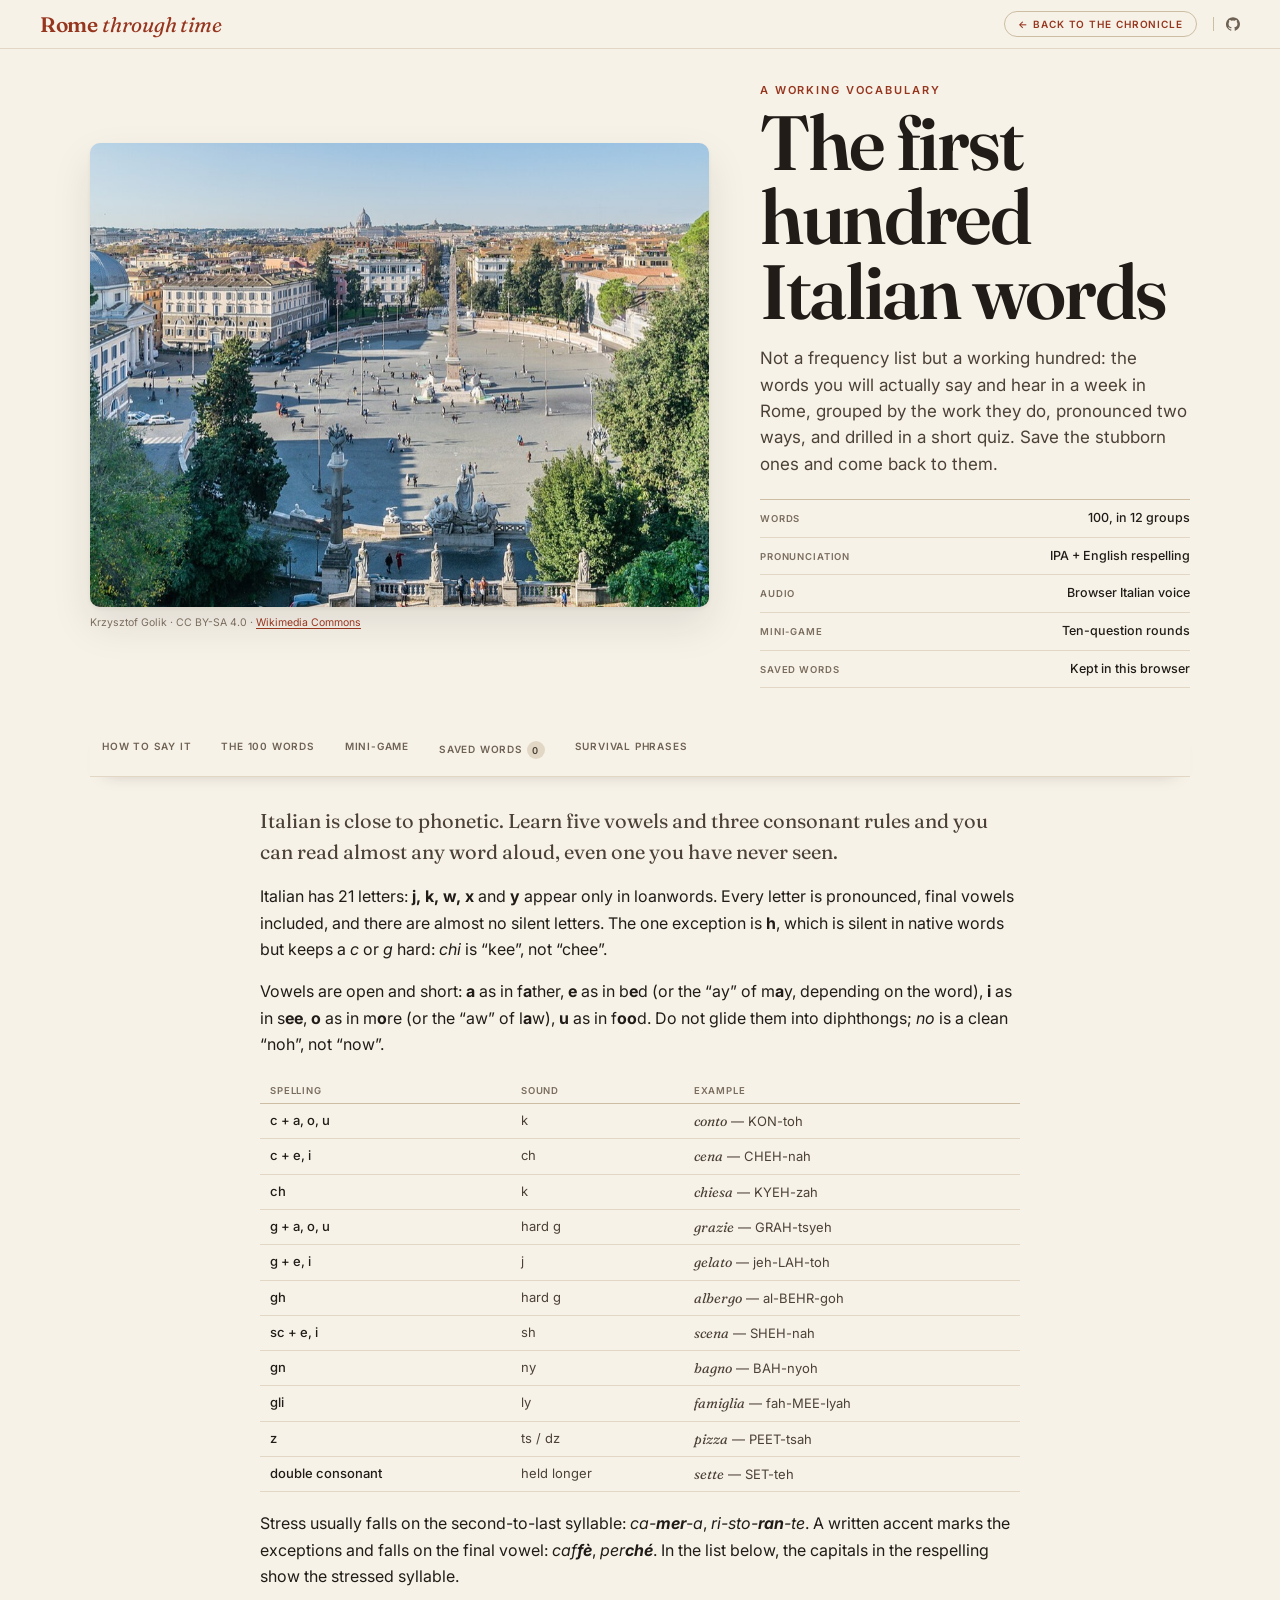
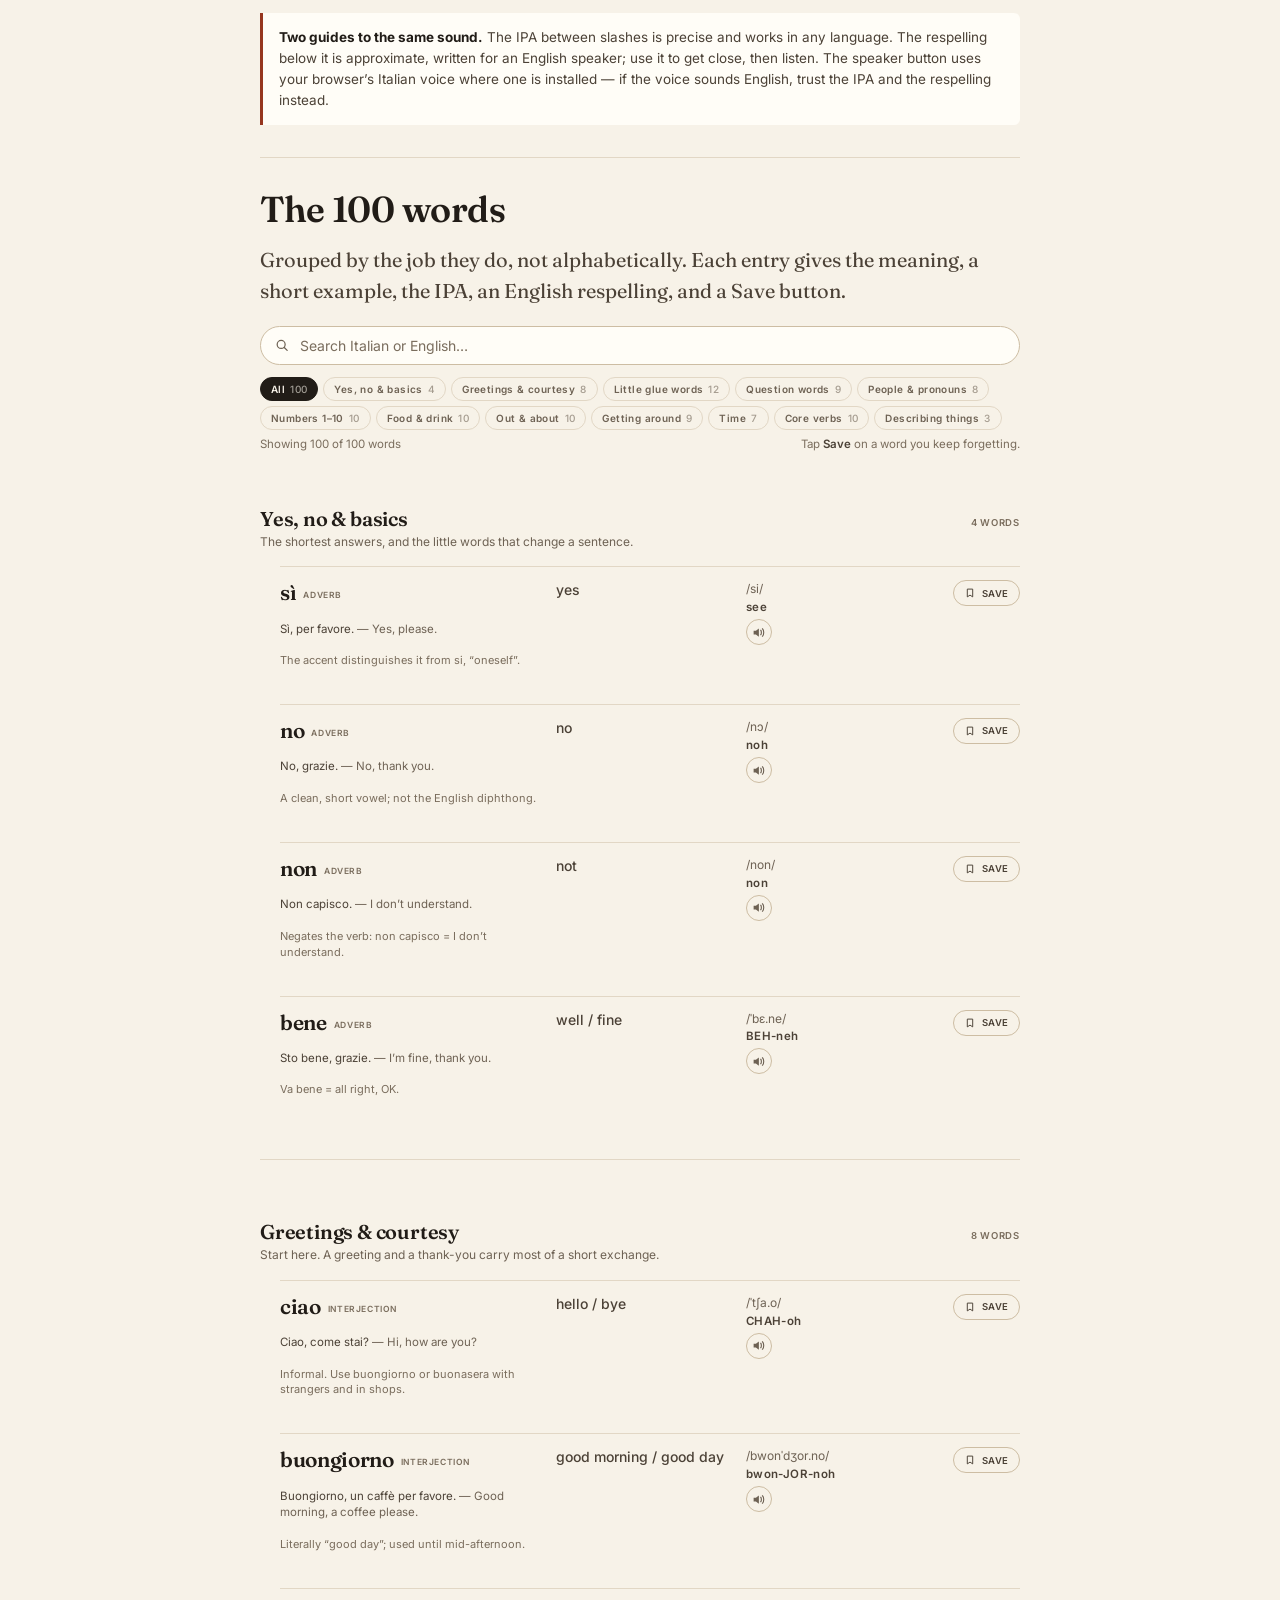
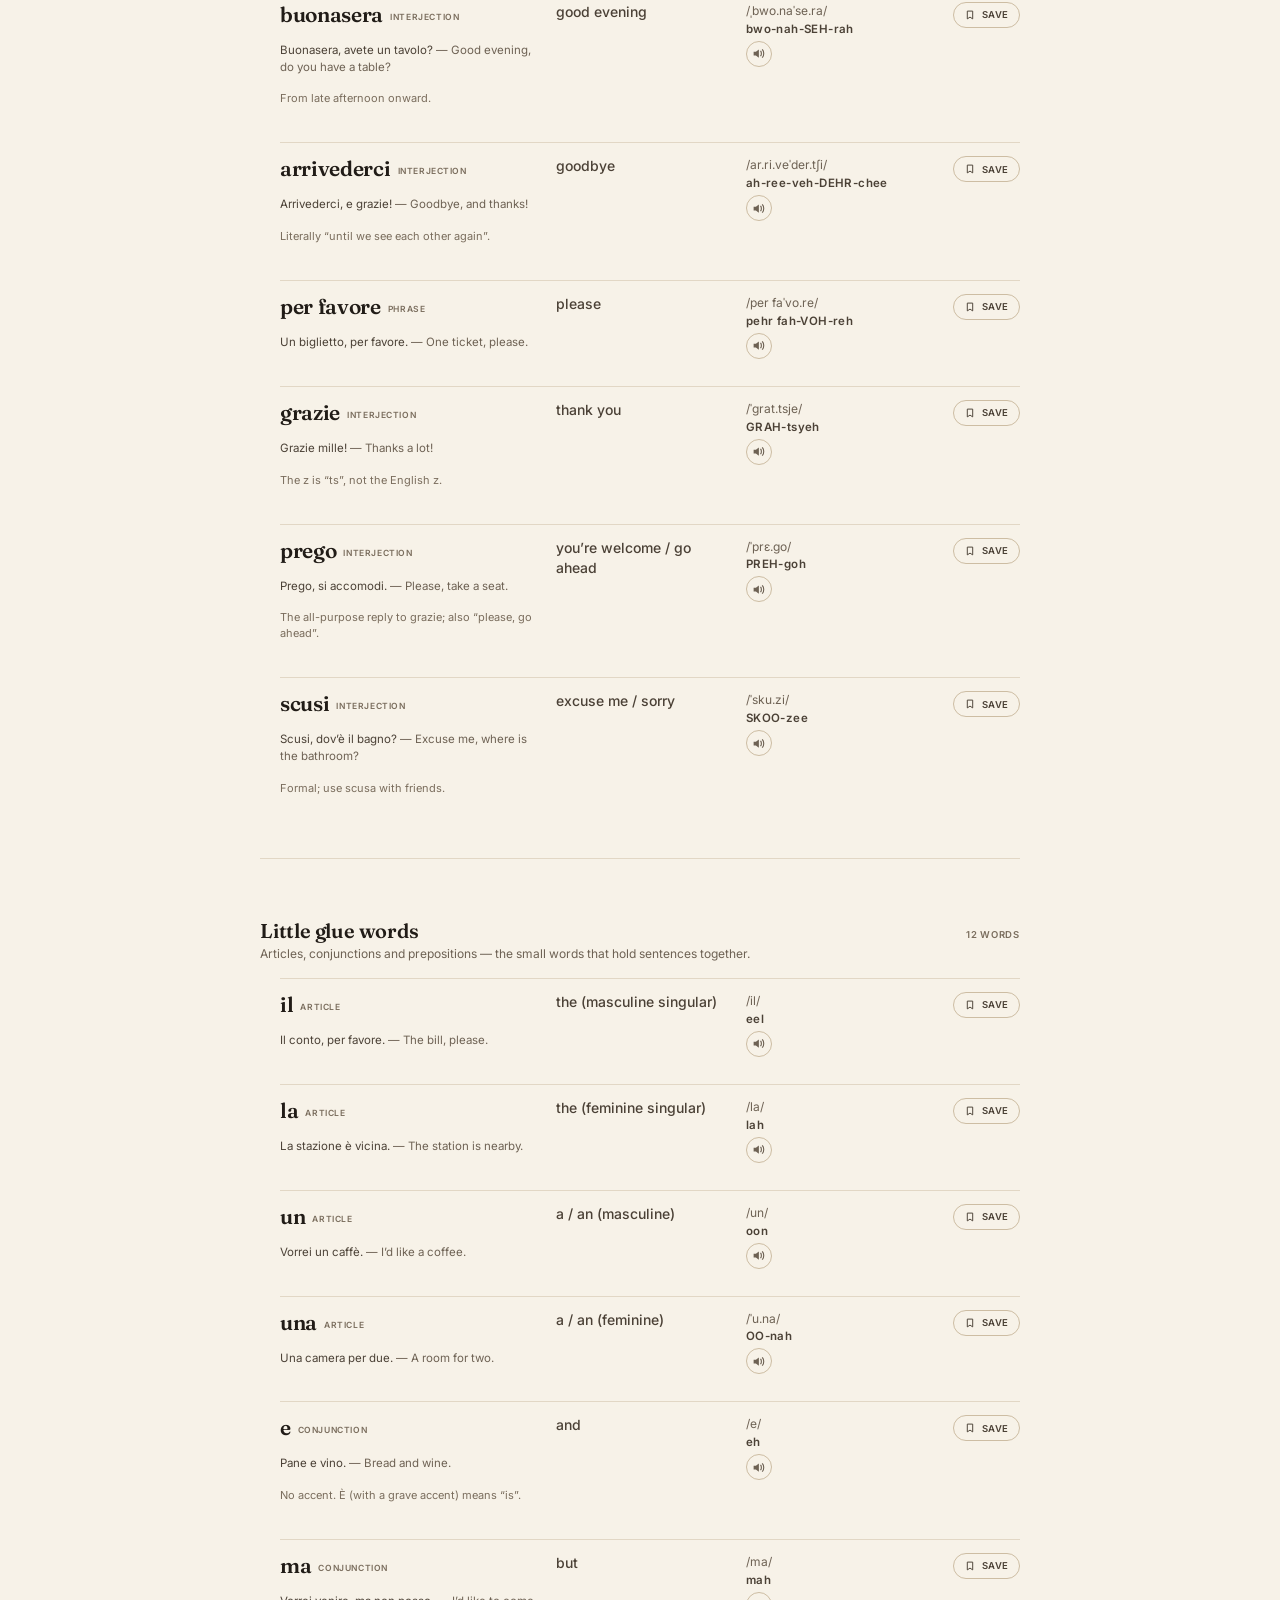
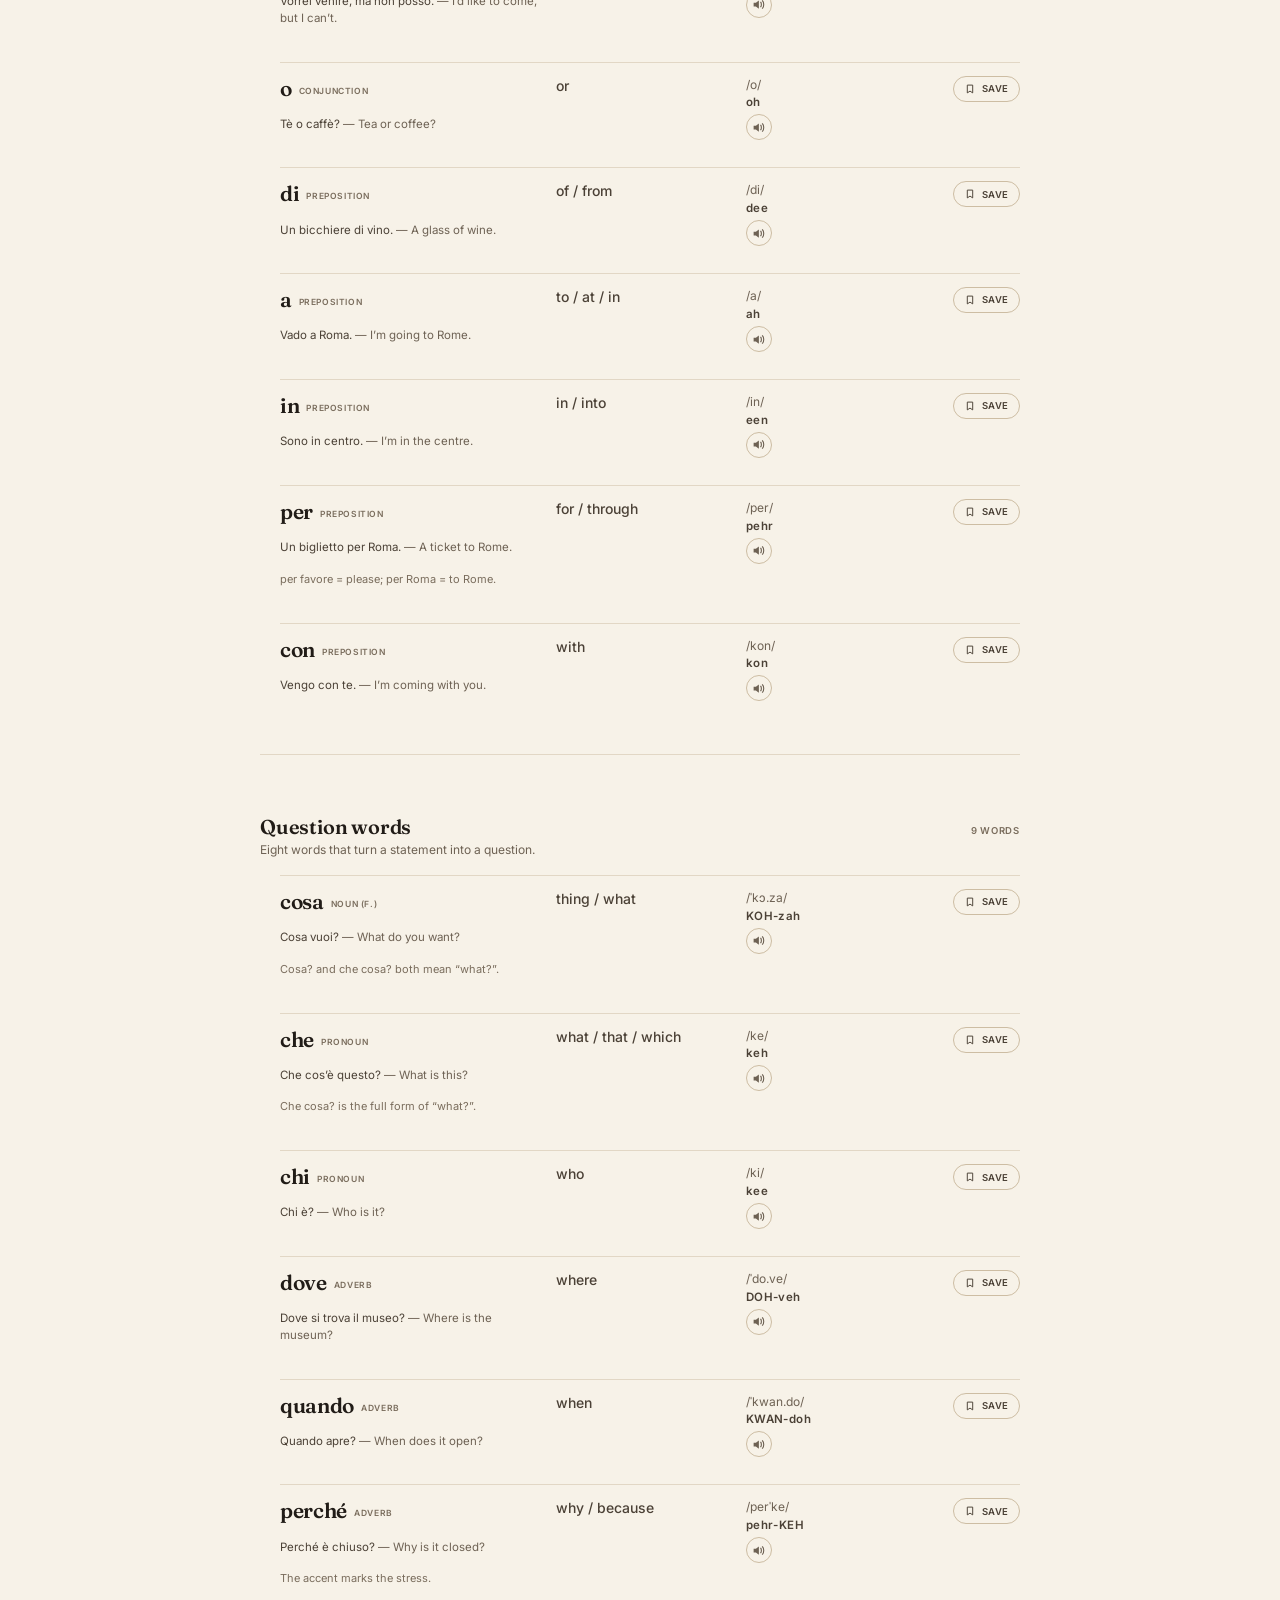
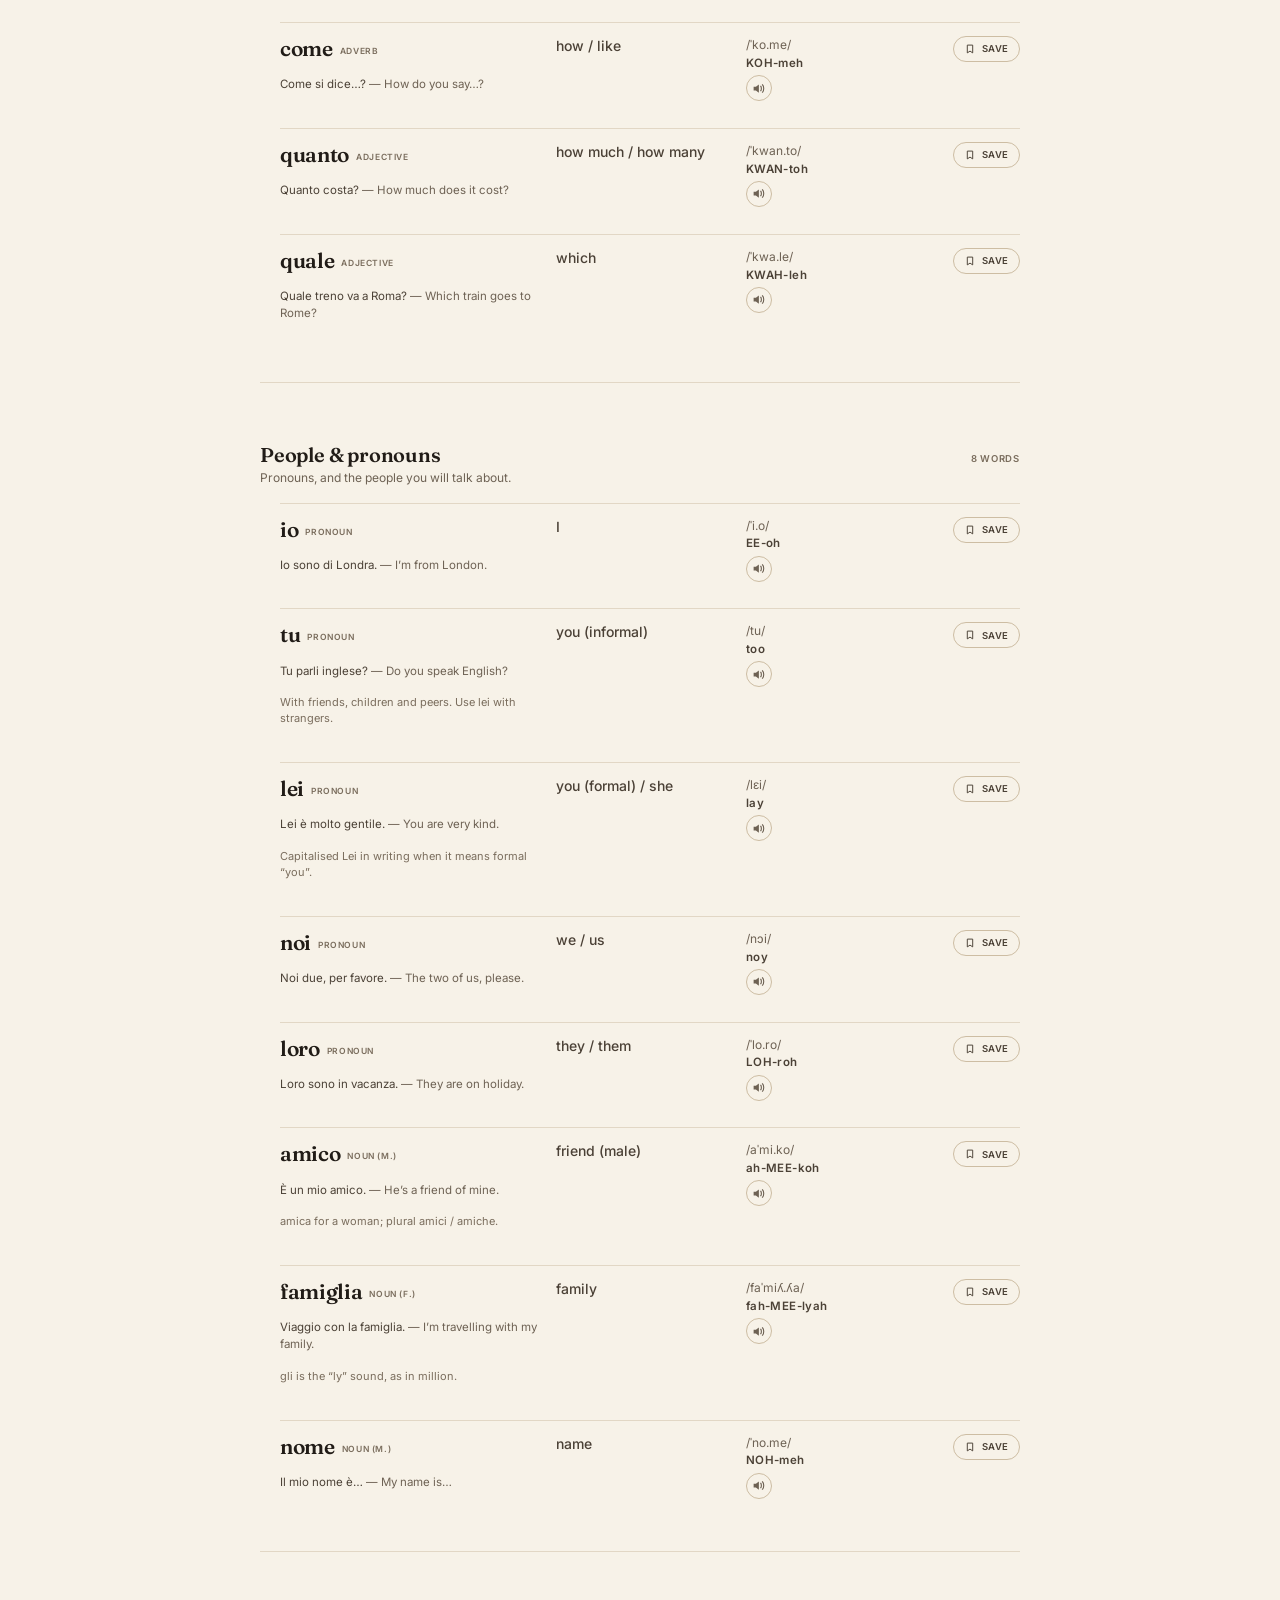
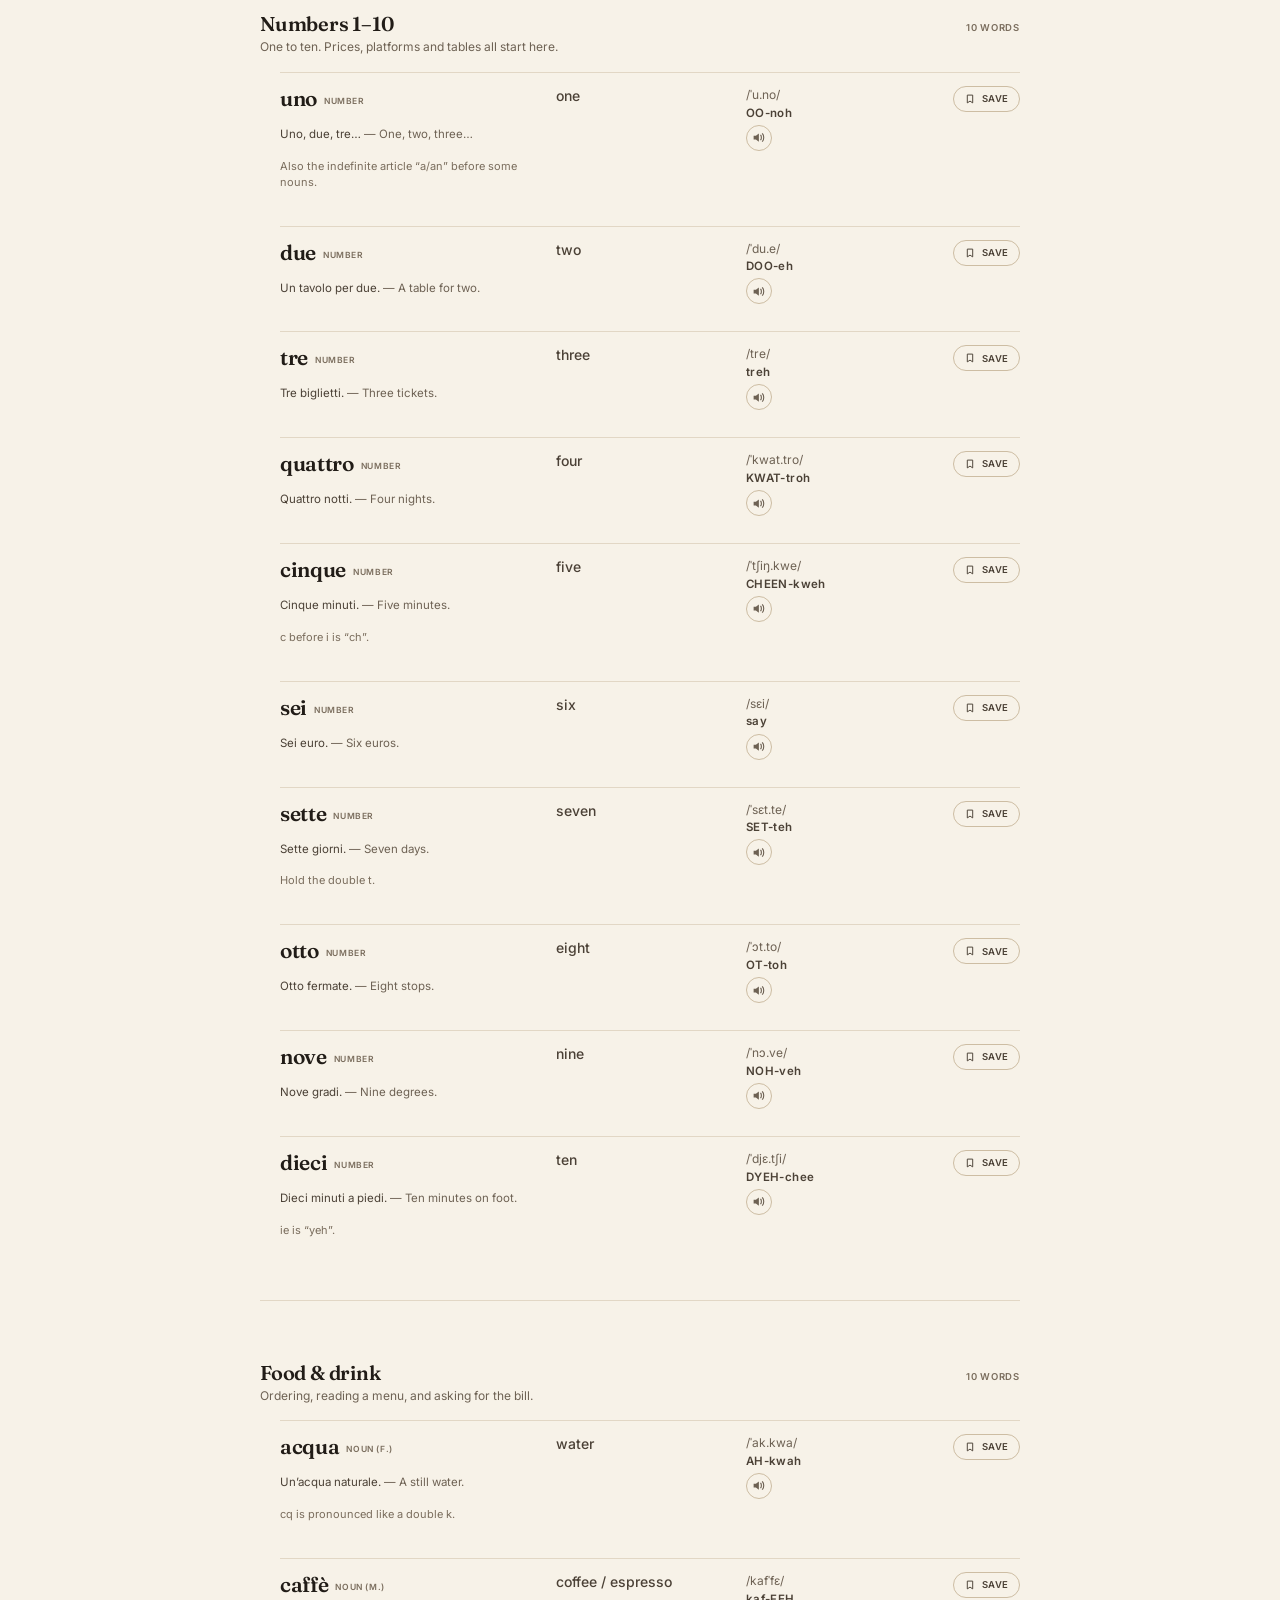
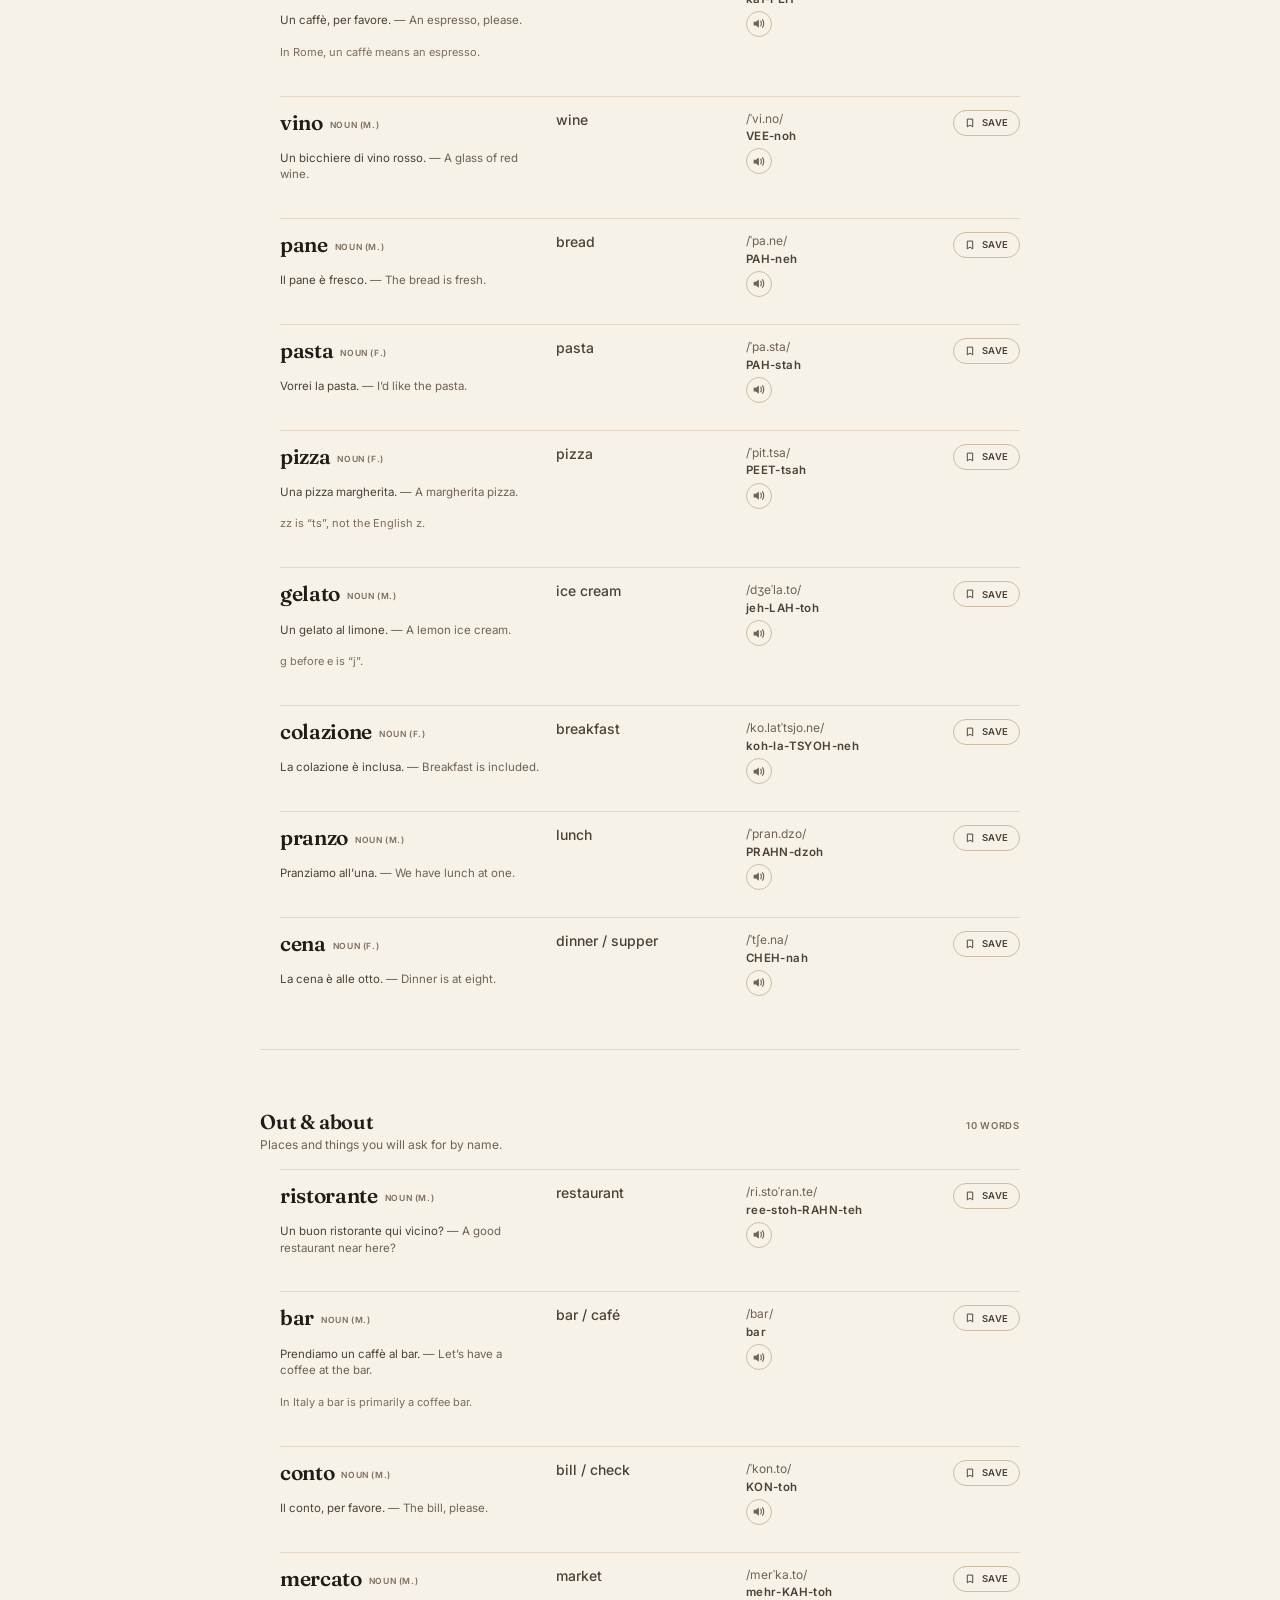
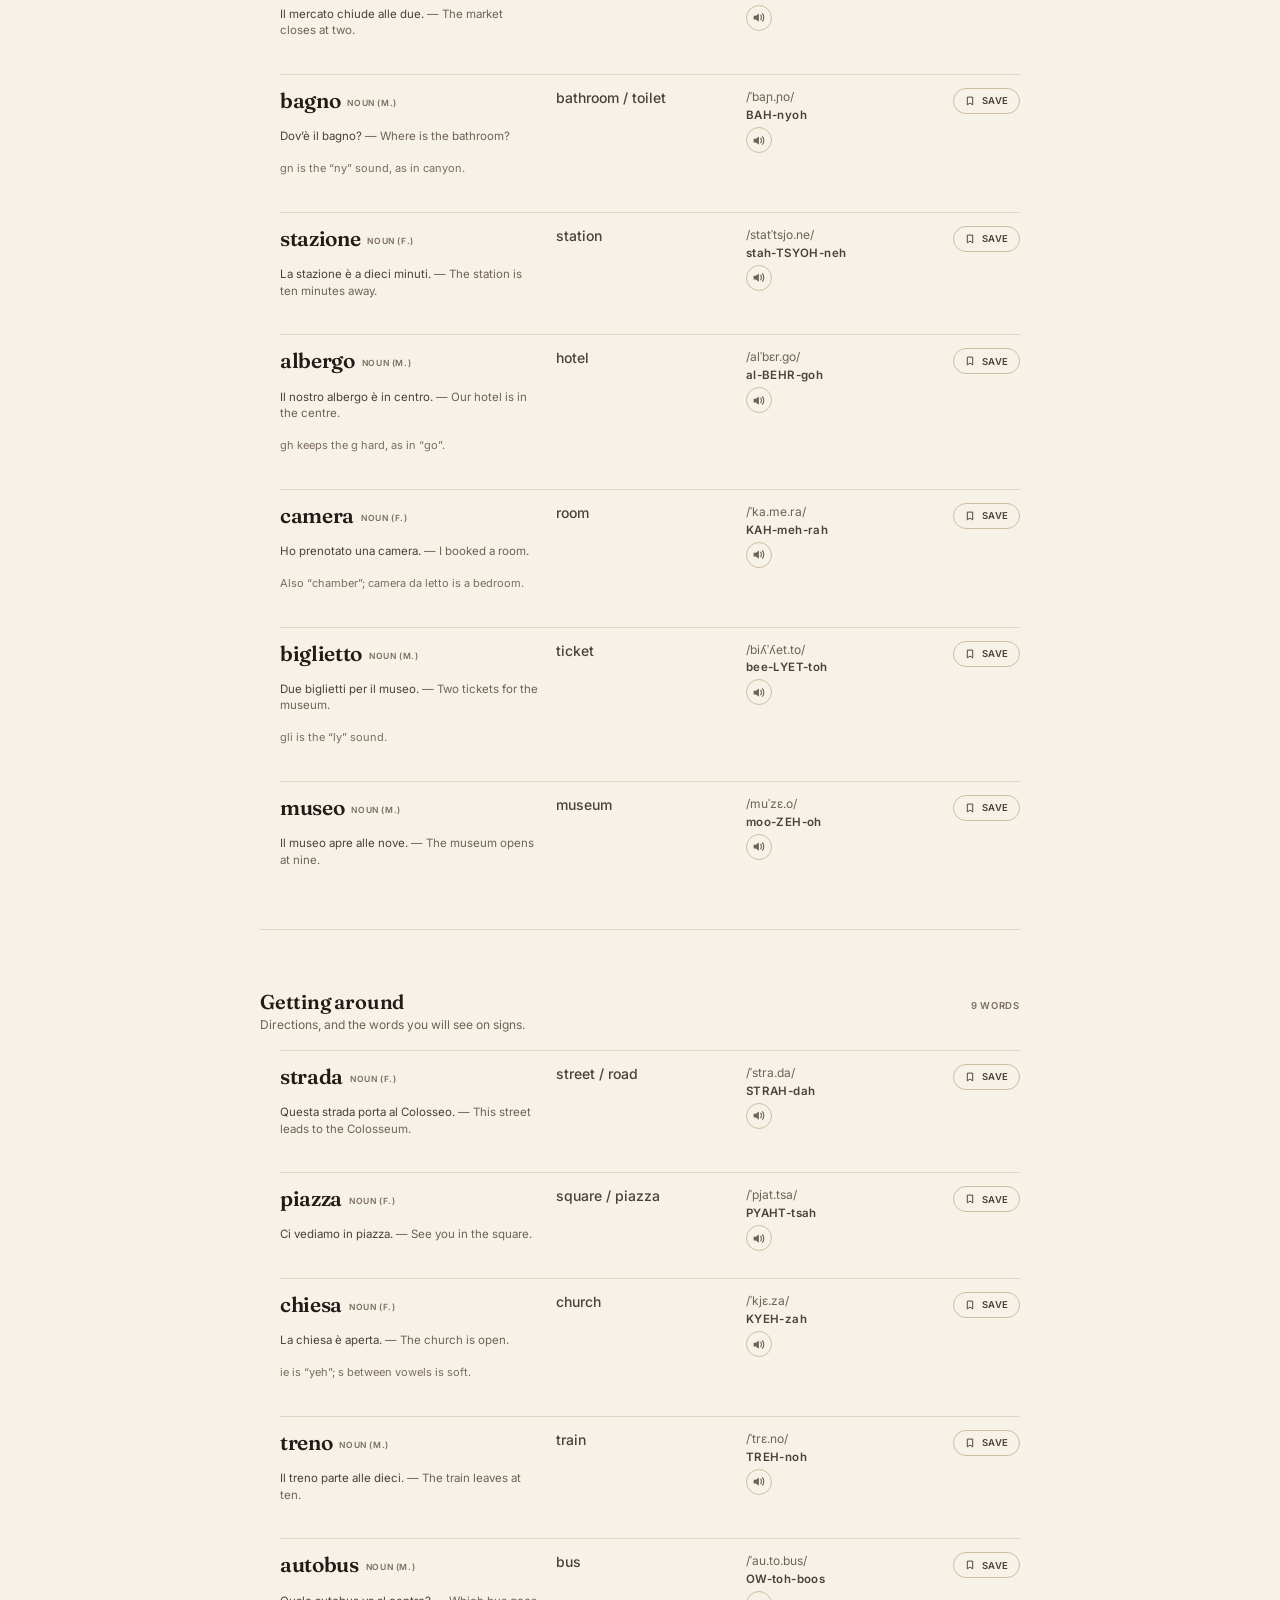
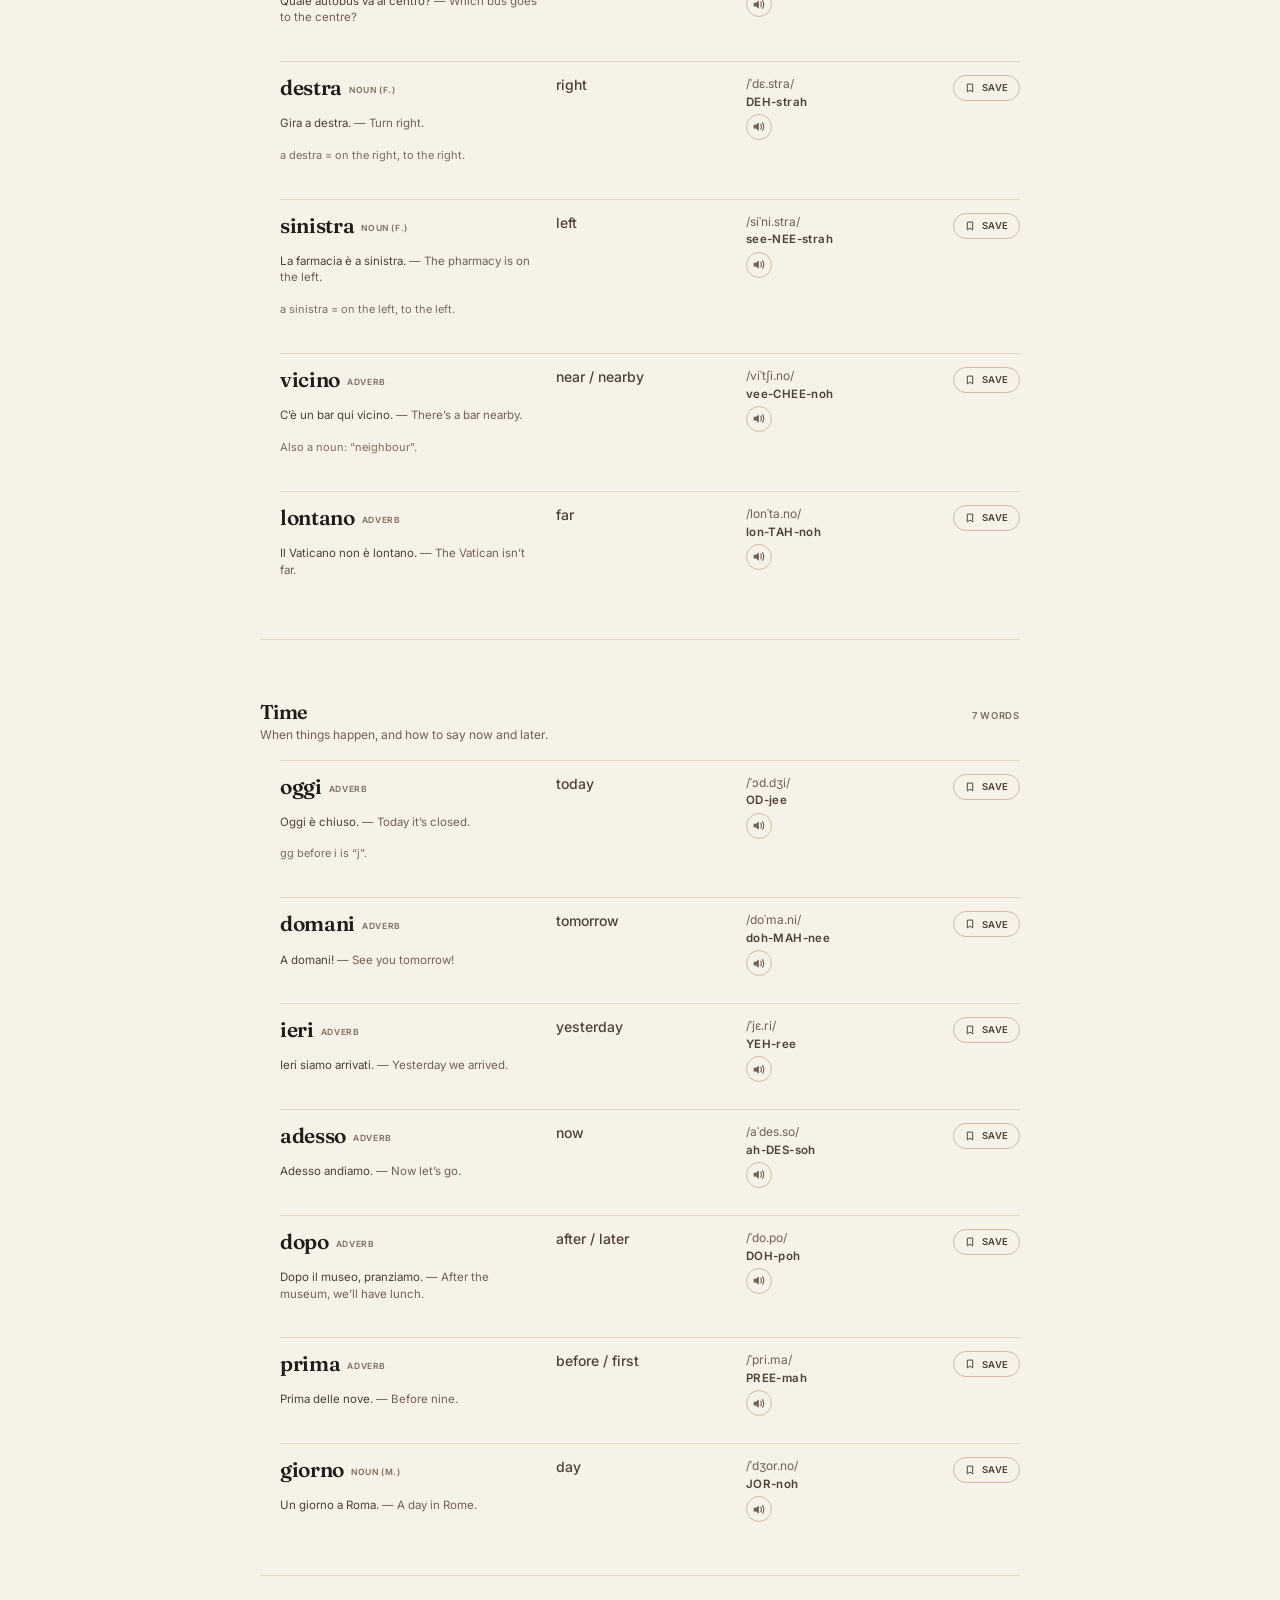
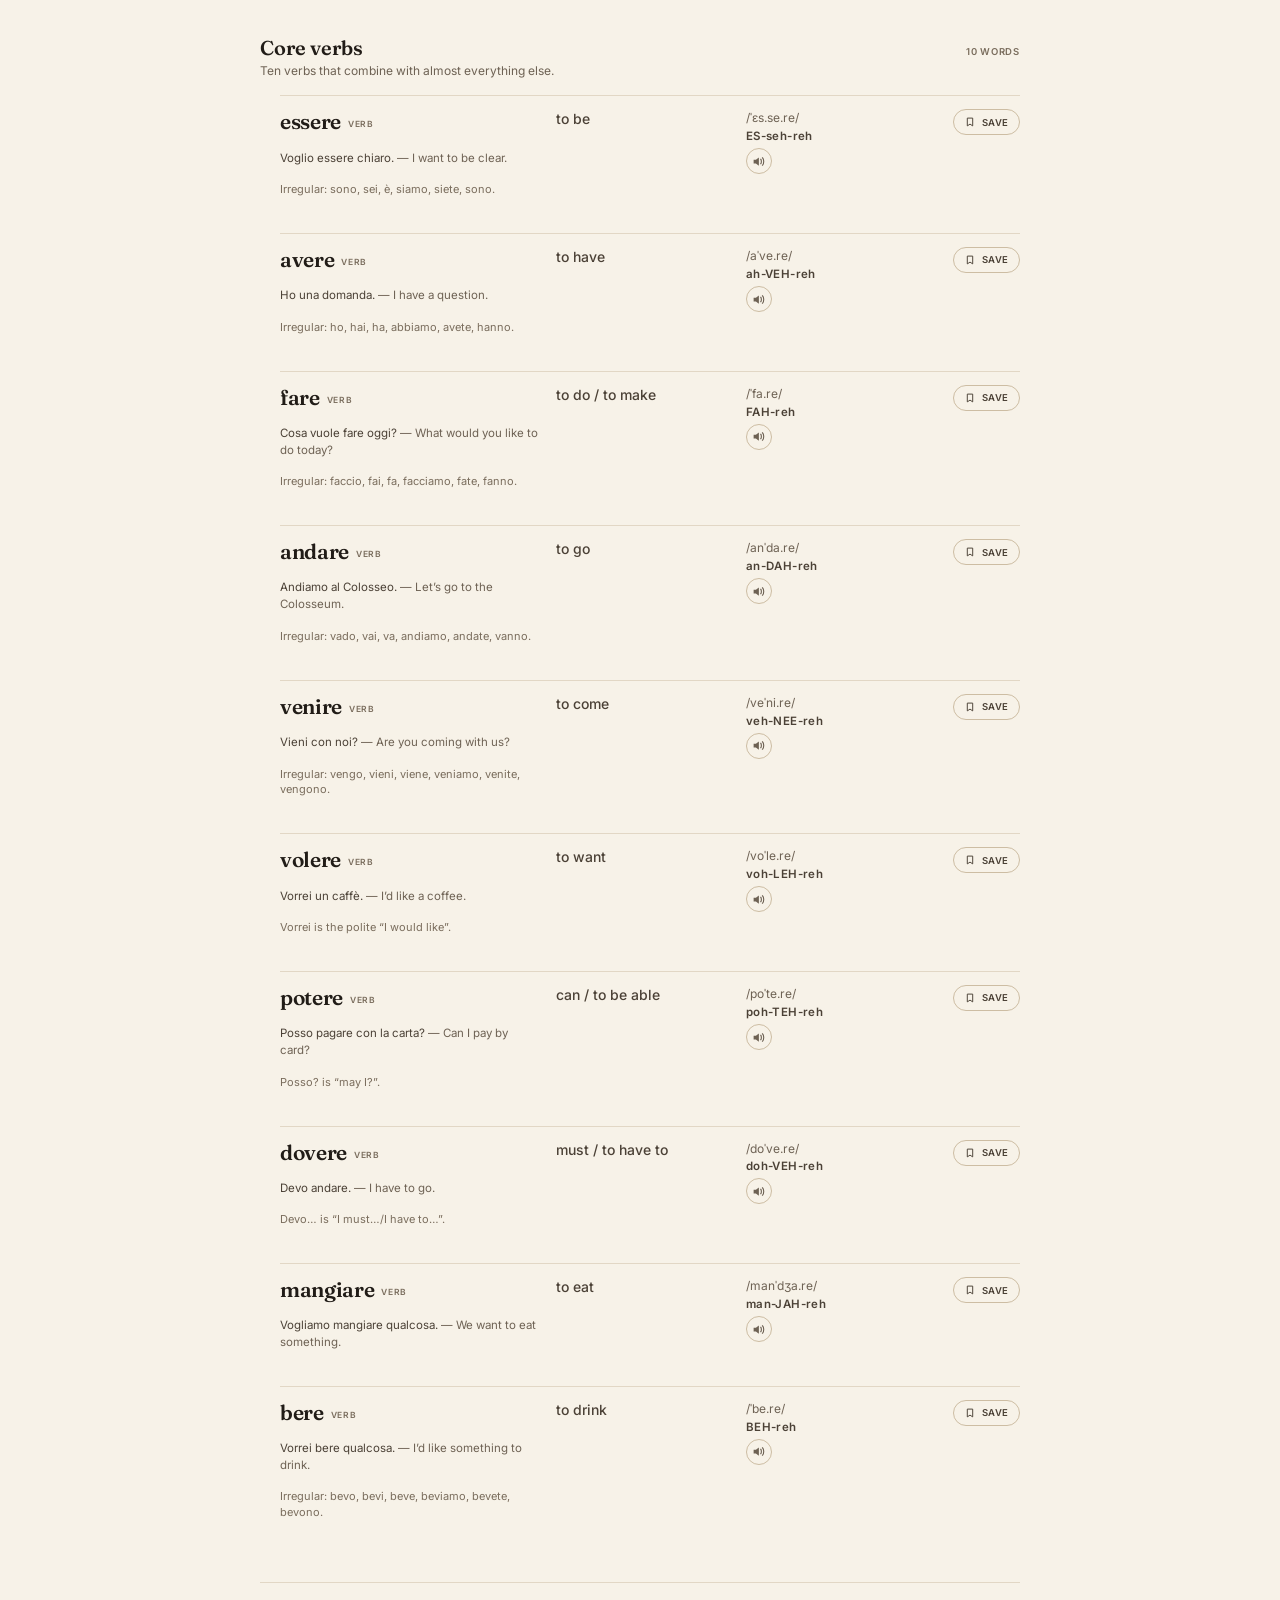
<file: italian.html>
<!doctype html>
<html lang="en">
<head>
<meta charset="utf-8">
<meta name="viewport" content="width=device-width, initial-scale=1">
<title>The first 100 Italian words: pronunciation, quiz and saved list</title>
<meta name="description" content="A hundred Italian words for a trip to Rome, grouped and pronounced, with IPA and an English respelling, a ten-question mini-game, and a saved list for the hard ones.">
<link rel="canonical" href="https://nionis.github.io/rome-tourist/italian.html">
<meta property="og:type" content="website">
<meta property="og:site_name" content="Rome through time">
<meta property="og:locale" content="en_GB">
<meta property="og:title" content="The first 100 Italian words: pronunciation, quiz and saved list">
<meta property="og:description" content="A hundred Italian words for a trip to Rome, with IPA and an English respelling, a ten-question mini-game, and a saved list for the hard ones.">
<meta property="og:url" content="https://nionis.github.io/rome-tourist/italian.html">
<meta property="og:image" content="https://nionis.github.io/rome-tourist/assets/img/og-italian.jpg">
<meta property="og:image:type" content="image/jpeg">
<meta property="og:image:width" content="1200">
<meta property="og:image:height" content="630">
<meta property="og:image:alt" content="Piazza del Popolo from above, with the title The first hundred Italian words.">
<meta name="twitter:card" content="summary_large_image">
<meta name="twitter:title" content="The first 100 Italian words: pronunciation, quiz and saved list">
<meta name="twitter:description" content="A hundred Italian words for a trip to Rome, with pronunciation, a ten-question mini-game, and a saved list for the hard ones.">
<meta name="twitter:image" content="https://nionis.github.io/rome-tourist/assets/img/og-italian.jpg">
<meta name="twitter:image:alt" content="Piazza del Popolo from above, with the title The first hundred Italian words.">
<meta name="color-scheme" content="light">
<link rel="preconnect" href="https://fonts.googleapis.com">
<link rel="preconnect" href="https://fonts.gstatic.com" crossorigin>
<link href="https://fonts.googleapis.com/css2?family=Fraunces:ital,opsz,wght@0,9..144,400..700;1,9..144,400..600&family=Inter:wght@400;500;600&display=swap" rel="stylesheet">
<link rel="stylesheet" href="assets/guide.css?v=10">
<link rel="stylesheet" href="assets/italian.css?v=1">
</head>
<body class="guide italian">
<a class="guide-skip" href="#content">Skip to content</a>
<header class="guide-top">
  <a class="guide-brand" href="index.html">Rome <span>through time</span></a>
  <div class="guide-top-links">
    <a class="guide-back" href="index.html">← Back to the chronicle</a>
    <a class="repo-link" href="https://github.com/nionis/rome-tourist" aria-label="Source code on GitHub" title="Source code on GitHub"><svg viewBox="0 0 24 24" width="18" height="18" aria-hidden="true" focusable="false"><path fill="currentColor" d="M12 .3a12 12 0 0 0-3.8 23.4c.6.1.8-.3.8-.6v-2c-3.3.7-4-1.6-4-1.6-.6-1.4-1.4-1.8-1.4-1.8-1.1-.7.1-.7.1-.7 1.2.1 1.9 1.2 1.9 1.2 1 1.8 2.8 1.3 3.5 1 .1-.8.4-1.3.8-1.6-2.7-.3-5.5-1.3-5.5-5.9 0-1.3.5-2.4 1.2-3.2-.1-.3-.5-1.5.1-3.2 0 0 1-.3 3.3 1.2a11.5 11.5 0 0 1 6 0c2.3-1.5 3.3-1.2 3.3-1.2.6 1.7.2 2.9.1 3.2.8.8 1.2 1.9 1.2 3.2 0 4.6-2.8 5.6-5.5 5.9.4.4.8 1.1.8 2.2v3.3c0 .3.2.7.8.6A12 12 0 0 0 12 .3Z"/></svg></a>
  </div>
</header>
<main class="guide-main" id="content">
  <section class="guide-hero">
    <figure class="guide-hero-media">
      <img src="assets/img/piazza-del-popolo.jpg" alt="Piazza del Popolo in Rome: the obelisk and fountain in the centre, with the churches and rooftops behind.">
      <figcaption>Krzysztof Golik · CC BY-SA 4.0 · <a href="https://commons.wikimedia.org/wiki/File:Piazza_del_Popolo_in_Rome_(1).jpg">Wikimedia Commons</a></figcaption>
    </figure>
    <div class="guide-hero-copy">
      <p class="guide-kicker">A working vocabulary</p>
      <h1>The first hundred Italian words</h1>
      <p class="guide-standfirst">Not a frequency list but a working hundred: the words you will actually say and hear in a week in Rome, grouped by the work they do, pronounced two ways, and drilled in a short quiz. Save the stubborn ones and come back to them.</p>
      <ul class="guide-facts">
        <li><span>Words</span><b>100, in 12 groups</b></li>
        <li><span>Pronunciation</span><b>IPA + English respelling</b></li>
        <li><span>Audio</span><b>Browser Italian voice</b></li>
        <li><span>Mini-game</span><b>Ten-question rounds</b></li>
        <li><span>Saved words</span><b>Kept in this browser</b></li>
      </ul>
    </div>
  </section>
  <nav class="guide-toc" aria-label="On this page">
    <a href="#say">How to say it</a>
    <a href="#words">The 100 words</a>
    <a href="#game">Mini-game</a>
    <a href="#saved">Saved words <span class="toc-count" id="savedCount">0</span></a>
    <a href="#phrases">Survival phrases</a>
  </nav>
  <article class="guide-body">
    <section id="say">
      <p class="guide-lede">Italian is close to phonetic. Learn five vowels and three consonant rules and you can read almost any word aloud, even one you have never seen.</p>
      <p>Italian has 21 letters: <b>j, k, w, x</b> and <b>y</b> appear only in loanwords. Every letter is pronounced, final vowels included, and there are almost no silent letters. The one exception is <b>h</b>, which is silent in native words but keeps a <i>c</i> or <i>g</i> hard: <i>chi</i> is “kee”, not “chee”.</p>
      <p>Vowels are open and short: <b>a</b> as in f<b>a</b>ther, <b>e</b> as in b<b>e</b>d (or the “ay” of m<b>a</b>y, depending on the word), <b>i</b> as in s<b>ee</b>, <b>o</b> as in m<b>o</b>re (or the “aw” of l<b>a</b>w), <b>u</b> as in f<b>oo</b>d. Do not glide them into diphthongs; <i>no</i> is a clean “noh”, not “now”.</p>
      <table class="sound-table">
        <thead>
          <tr><th>Spelling</th><th>Sound</th><th>Example</th></tr>
        </thead>
        <tbody>
          <tr><td>c + a, o, u</td><td>k</td><td><i>conto</i> — KON-toh</td></tr>
          <tr><td>c + e, i</td><td>ch</td><td><i>cena</i> — CHEH-nah</td></tr>
          <tr><td>ch</td><td>k</td><td><i>chiesa</i> — KYEH-zah</td></tr>
          <tr><td>g + a, o, u</td><td>hard g</td><td><i>grazie</i> — GRAH-tsyeh</td></tr>
          <tr><td>g + e, i</td><td>j</td><td><i>gelato</i> — jeh-LAH-toh</td></tr>
          <tr><td>gh</td><td>hard g</td><td><i>albergo</i> — al-BEHR-goh</td></tr>
          <tr><td>sc + e, i</td><td>sh</td><td><i>scena</i> — SHEH-nah</td></tr>
          <tr><td>gn</td><td>ny</td><td><i>bagno</i> — BAH-nyoh</td></tr>
          <tr><td>gli</td><td>ly</td><td><i>famiglia</i> — fah-MEE-lyah</td></tr>
          <tr><td>z</td><td>ts / dz</td><td><i>pizza</i> — PEET-tsah</td></tr>
          <tr><td>double consonant</td><td>held longer</td><td><i>sette</i> — SET-teh</td></tr>
        </tbody>
      </table>
      <p>Stress usually falls on the second-to-last syllable: <i>ca-<b>mer</b>-a</i>, <i>ri-sto-<b>ran</b>-te</i>. A written accent marks the exceptions and falls on the final vowel: <i>caf<b>fè</b></i>, <i>per<b>ché</b></i>. In the list below, the capitals in the respelling show the stressed syllable.</p>
      <aside class="guide-note"><b>Two guides to the same sound.</b> The IPA between slashes is precise and works in any language. The respelling below it is approximate, written for an English speaker; use it to get close, then listen. The speaker button uses your browser’s Italian voice where one is installed — if the voice sounds English, trust the IPA and the respelling instead.</aside>
    </section>

    <section id="words">
      <h2>The 100 words</h2>
      <p class="guide-lede">Grouped by the job they do, not alphabetically. Each entry gives the meaning, a short example, the IPA, an English respelling, and a Save button.</p>
      <div class="vocab-tools">
        <label class="vocab-search">
          <span class="sr-only">Search the word list in Italian or English</span>
          <svg viewBox="0 0 20 20" width="15" height="15" aria-hidden="true" focusable="false"><circle cx="8.5" cy="8.5" r="5.5" fill="none" stroke="currentColor" stroke-width="1.7"/><path d="m12.8 12.8 4 4" fill="none" stroke="currentColor" stroke-width="1.7" stroke-linecap="round"/></svg>
          <input type="search" id="wordSearch" placeholder="Search Italian or English…" autocomplete="off" spellcheck="false">
        </label>
        <div class="group-chips" id="groupChips" role="group" aria-label="Filter words by group"></div>
      </div>
      <div class="vocab-meta">
        <p id="wordCount" aria-live="polite">Showing 100 of 100 words</p>
        <p class="vocab-tip">Tap <b>Save</b> on a word you keep forgetting.</p>
      </div>
      <div id="wordGroups"></div>
      <p class="empty-state" id="noWords" hidden>No words match that search. <button type="button" class="link-btn" id="clearFilters">Clear the filters</button></p>
    </section>

    <section id="game">
      <h2>The mini-game</h2>
      <p class="guide-lede">Ten questions a round, four choices each. Wrong answers are collected at the end so you can save them; the score and best streak are only there to keep you honest.</p>
      <div class="game-shell" id="gameMount">
        <div class="game-top">
          <p class="game-status" id="gameStatus" aria-live="polite">Ready when you are.</p>
          <dl class="game-scores">
            <div><dt>Score</dt><dd id="gameScore">0</dd></div>
            <div><dt>Streak</dt><dd id="gameStreak">0</dd></div>
            <div><dt>Best</dt><dd id="gameBest">0</dd></div>
          </dl>
        </div>
        <div class="game-body">
          <div class="game-setup" id="gameSetup">
            <p class="game-intro">Pick a direction and a deck, then start. During a round, keys <kbd>1</kbd>–<kbd>4</kbd> choose an answer.</p>
            <div class="game-controls">
              <div class="control-block">
                <span class="control-label" id="sourceLabel">Words</span>
                <div class="segmented" role="group" aria-labelledby="sourceLabel">
                  <button type="button" id="sourceAll" aria-pressed="true">All 100</button>
                  <button type="button" id="sourceSaved" aria-pressed="false">Saved <span id="sourceSavedCount">0</span></button>
                </div>
              </div>
              <div class="control-block">
                <span class="control-label" id="modeLabel">Direction</span>
                <div class="segmented" role="group" aria-labelledby="modeLabel">
                  <button type="button" id="modeItEn" aria-pressed="true">Italian → English</button>
                  <button type="button" id="modeEnIt" aria-pressed="false">English → Italian</button>
                </div>
              </div>
            </div>
            <button type="button" class="italian-btn primary" id="startGame">Start a round</button>
          </div>

          <div class="quiz" id="quiz" hidden>
            <div class="quiz-progress" aria-hidden="true"><span id="quizBar"></span></div>
            <p class="quiz-progress-text" id="quizProgress">Question 1 of 10</p>
            <p class="quiz-label" id="quizLabel">What does this mean?</p>
            <div class="quiz-prompt-row">
              <p class="quiz-prompt" id="quizPrompt" tabindex="-1" lang="it"></p>
              <button type="button" class="listen-btn" id="quizListen" aria-label="Hear this word" hidden>
                <svg viewBox="0 0 20 20" width="17" height="17" aria-hidden="true" focusable="false"><path d="M3.5 7.5h3l4-3v11l-4-3h-3z" fill="currentColor"/><path d="M13 7c1.1 1 1.1 5 0 6M15.3 5c2.2 2 2.2 8 0 10" fill="none" stroke="currentColor" stroke-width="1.5" stroke-linecap="round"/></svg>
              </button>
            </div>
            <div class="quiz-options" id="quizOptions"></div>
            <p class="quiz-feedback" id="quizFeedback" aria-live="polite"></p>
            <div class="quiz-actions">
              <button type="button" class="italian-btn primary" id="quizNext" hidden>Next question</button>
              <button type="button" class="italian-btn" id="quizSave" hidden>Save this word</button>
            </div>
          </div>

          <div class="quiz-summary" id="quizSummary" tabindex="-1" hidden></div>
        </div>
      </div>
    </section>

    <section id="saved">
      <h2>Saved words <span class="count-pill" id="savedSectionCount">0</span></h2>
      <p class="guide-lede">The words you marked hard, gathered in one place. They stay in this browser until you remove them, and the game can run on this deck alone.</p>
      <p class="empty-state" id="savedEmpty">Nothing saved yet. Tap <b>Save</b> beside any word above, or save one after answering a question.</p>
      <ul class="word-list saved-list" id="savedList" hidden></ul>
      <div class="saved-actions">
        <button type="button" class="italian-btn primary" id="practiceSaved" disabled>Practise saved words</button>
        <button type="button" class="italian-btn" id="clearSaved" hidden>Clear saved words</button>
      </div>
    </section>

    <section id="phrases">
      <h2>Eight phrases worth more than their words</h2>
      <p>These are the sentences the hundred words are for. Most are built from the list above; a few bring their own verb or noun, which is the point at which a phrasebook takes over.</p>
      <ul class="phrase-list">
        <li class="phrase">
          <div class="phrase-copy"><p class="phrase-it" lang="it">Quanto costa?</p><p class="phrase-en">How much is it?</p></div>
          <p class="phrase-say">KWAN-toh KOS-tah</p>
          <button type="button" class="listen-btn" data-say="Quanto costa?" aria-label="Hear “Quanto costa?”"><svg viewBox="0 0 20 20" width="16" height="16" aria-hidden="true" focusable="false"><path d="M3.5 7.5h3l4-3v11l-4-3h-3z" fill="currentColor"/><path d="M13 7c1.1 1 1.1 5 0 6M15.3 5c2.2 2 2.2 8 0 10" fill="none" stroke="currentColor" stroke-width="1.5" stroke-linecap="round"/></svg></button>
        </li>
        <li class="phrase">
          <div class="phrase-copy"><p class="phrase-it" lang="it">Dov’è il bagno?</p><p class="phrase-en">Where is the bathroom?</p></div>
          <p class="phrase-say">doh-VEH eel BAH-nyoh</p>
          <button type="button" class="listen-btn" data-say="Dov’è il bagno?" aria-label="Hear “Dov’è il bagno?”"><svg viewBox="0 0 20 20" width="16" height="16" aria-hidden="true" focusable="false"><path d="M3.5 7.5h3l4-3v11l-4-3h-3z" fill="currentColor"/><path d="M13 7c1.1 1 1.1 5 0 6M15.3 5c2.2 2 2.2 8 0 10" fill="none" stroke="currentColor" stroke-width="1.5" stroke-linecap="round"/></svg></button>
        </li>
        <li class="phrase">
          <div class="phrase-copy"><p class="phrase-it" lang="it">Non capisco.</p><p class="phrase-en">I don’t understand.</p></div>
          <p class="phrase-say">non kah-PEES-koh</p>
          <button type="button" class="listen-btn" data-say="Non capisco." aria-label="Hear “Non capisco”"><svg viewBox="0 0 20 20" width="16" height="16" aria-hidden="true" focusable="false"><path d="M3.5 7.5h3l4-3v11l-4-3h-3z" fill="currentColor"/><path d="M13 7c1.1 1 1.1 5 0 6M15.3 5c2.2 2 2.2 8 0 10" fill="none" stroke="currentColor" stroke-width="1.5" stroke-linecap="round"/></svg></button>
        </li>
        <li class="phrase">
          <div class="phrase-copy"><p class="phrase-it" lang="it">Parla inglese?</p><p class="phrase-en">Do you speak English?</p></div>
          <p class="phrase-say">PAR-lah een-GLEH-zeh</p>
          <button type="button" class="listen-btn" data-say="Parla inglese?" aria-label="Hear “Parla inglese?”"><svg viewBox="0 0 20 20" width="16" height="16" aria-hidden="true" focusable="false"><path d="M3.5 7.5h3l4-3v11l-4-3h-3z" fill="currentColor"/><path d="M13 7c1.1 1 1.1 5 0 6M15.3 5c2.2 2 2.2 8 0 10" fill="none" stroke="currentColor" stroke-width="1.5" stroke-linecap="round"/></svg></button>
        </li>
        <li class="phrase">
          <div class="phrase-copy"><p class="phrase-it" lang="it">Il conto, per favore.</p><p class="phrase-en">The bill, please.</p></div>
          <p class="phrase-say">eel KON-toh pehr fah-VOH-reh</p>
          <button type="button" class="listen-btn" data-say="Il conto, per favore." aria-label="Hear “Il conto, per favore”"><svg viewBox="0 0 20 20" width="16" height="16" aria-hidden="true" focusable="false"><path d="M3.5 7.5h3l4-3v11l-4-3h-3z" fill="currentColor"/><path d="M13 7c1.1 1 1.1 5 0 6M15.3 5c2.2 2 2.2 8 0 10" fill="none" stroke="currentColor" stroke-width="1.5" stroke-linecap="round"/></svg></button>
        </li>
        <li class="phrase">
          <div class="phrase-copy"><p class="phrase-it" lang="it">Un caffè, per favore.</p><p class="phrase-en">A coffee, please.</p></div>
          <p class="phrase-say">oon kaf-FEH pehr fah-VOH-reh</p>
          <button type="button" class="listen-btn" data-say="Un caffè, per favore." aria-label="Hear “Un caffè, per favore”"><svg viewBox="0 0 20 20" width="16" height="16" aria-hidden="true" focusable="false"><path d="M3.5 7.5h3l4-3v11l-4-3h-3z" fill="currentColor"/><path d="M13 7c1.1 1 1.1 5 0 6M15.3 5c2.2 2 2.2 8 0 10" fill="none" stroke="currentColor" stroke-width="1.5" stroke-linecap="round"/></svg></button>
        </li>
        <li class="phrase">
          <div class="phrase-copy"><p class="phrase-it" lang="it">Posso pagare con la carta?</p><p class="phrase-en">Can I pay by card?</p></div>
          <p class="phrase-say">POS-soh pah-GAH-reh kon lah KAR-tah</p>
          <button type="button" class="listen-btn" data-say="Posso pagare con la carta?" aria-label="Hear “Posso pagare con la carta?”"><svg viewBox="0 0 20 20" width="16" height="16" aria-hidden="true" focusable="false"><path d="M3.5 7.5h3l4-3v11l-4-3h-3z" fill="currentColor"/><path d="M13 7c1.1 1 1.1 5 0 6M15.3 5c2.2 2 2.2 8 0 10" fill="none" stroke="currentColor" stroke-width="1.5" stroke-linecap="round"/></svg></button>
        </li>
        <li class="phrase">
          <div class="phrase-copy"><p class="phrase-it" lang="it">Aiuto!</p><p class="phrase-en">Help!</p></div>
          <p class="phrase-say">ah-YOO-toh</p>
          <button type="button" class="listen-btn" data-say="Aiuto!" aria-label="Hear “Aiuto”"><svg viewBox="0 0 20 20" width="16" height="16" aria-hidden="true" focusable="false"><path d="M3.5 7.5h3l4-3v11l-4-3h-3z" fill="currentColor"/><path d="M13 7c1.1 1 1.1 5 0 6M15.3 5c2.2 2 2.2 8 0 10" fill="none" stroke="currentColor" stroke-width="1.5" stroke-linecap="round"/></svg></button>
        </li>
      </ul>
      <aside class="guide-note"><b>One warning about the respelling.</b> Italian vowels are shorter and cleaner than their English lookalikes. “CHOW” for <i>ciao</i> is a start, but the <i>o</i> is a pure “oh”, not the diphthong in English “cow”. Listen once, then imitate the vowel, not the spelling.</aside>
    </section>
  </article>

  <section class="guide-sources" aria-label="Sources and notes">
    <h2>Notes on this list</h2>
    <ul>
      <li>The hundred entries are a beginner’s working vocabulary, not a corpus frequency count. They were chosen for a short visit to Rome and grouped by use.</li>
      <li>IPA transcriptions are broad and follow standard Italian; Roman speech varies, especially in the openness of <i>e</i> and <i>o</i>.</li>
      <li>Stress, double consonants and the <i>c</i>/<i>g</i> rules follow standard Italian orthography; see the <i>Oxford Italian Dictionary</i> or Treccani for fuller treatment.</li>
      <li>Audio uses the browser’s speech synthesis. If no Italian voice is installed, the system voice may read Italian with an English accent; it is a prompt, not a model.</li>
    </ul>
  </section>
  <nav class="guide-more" aria-label="More guides">
    <a href="colosseum.html"><span>Also in this series</span>The Colosseum</a>
    <a href="st-peters.html"><span>Also in this series</span>St Peter’s Basilica</a>
    <a href="pantheon.html"><span>Also in this series</span>The Pantheon</a>
    <a href="itinerary.html"><span>For the trip</span>A first-visit itinerary in two orders</a>
  </nav>
  <footer class="guide-foot">Part of <a href="index.html">Rome through time</a>, a chronicle of the city. Written and checked as of 2026; pronunciation is standard Italian, not a substitute for listening.</footer>
</main>
<noscript><p style="max-width:760px;margin:0 auto;padding:0 20px 40px;font-family:Georgia,serif">The word list and the mini-game need JavaScript. The pronunciation notes above work without it.</p></noscript>
<script src="assets/italian-data.js?v=1"></script>
<script src="assets/italian.js?v=1"></script>
</body>
</html>
</file>
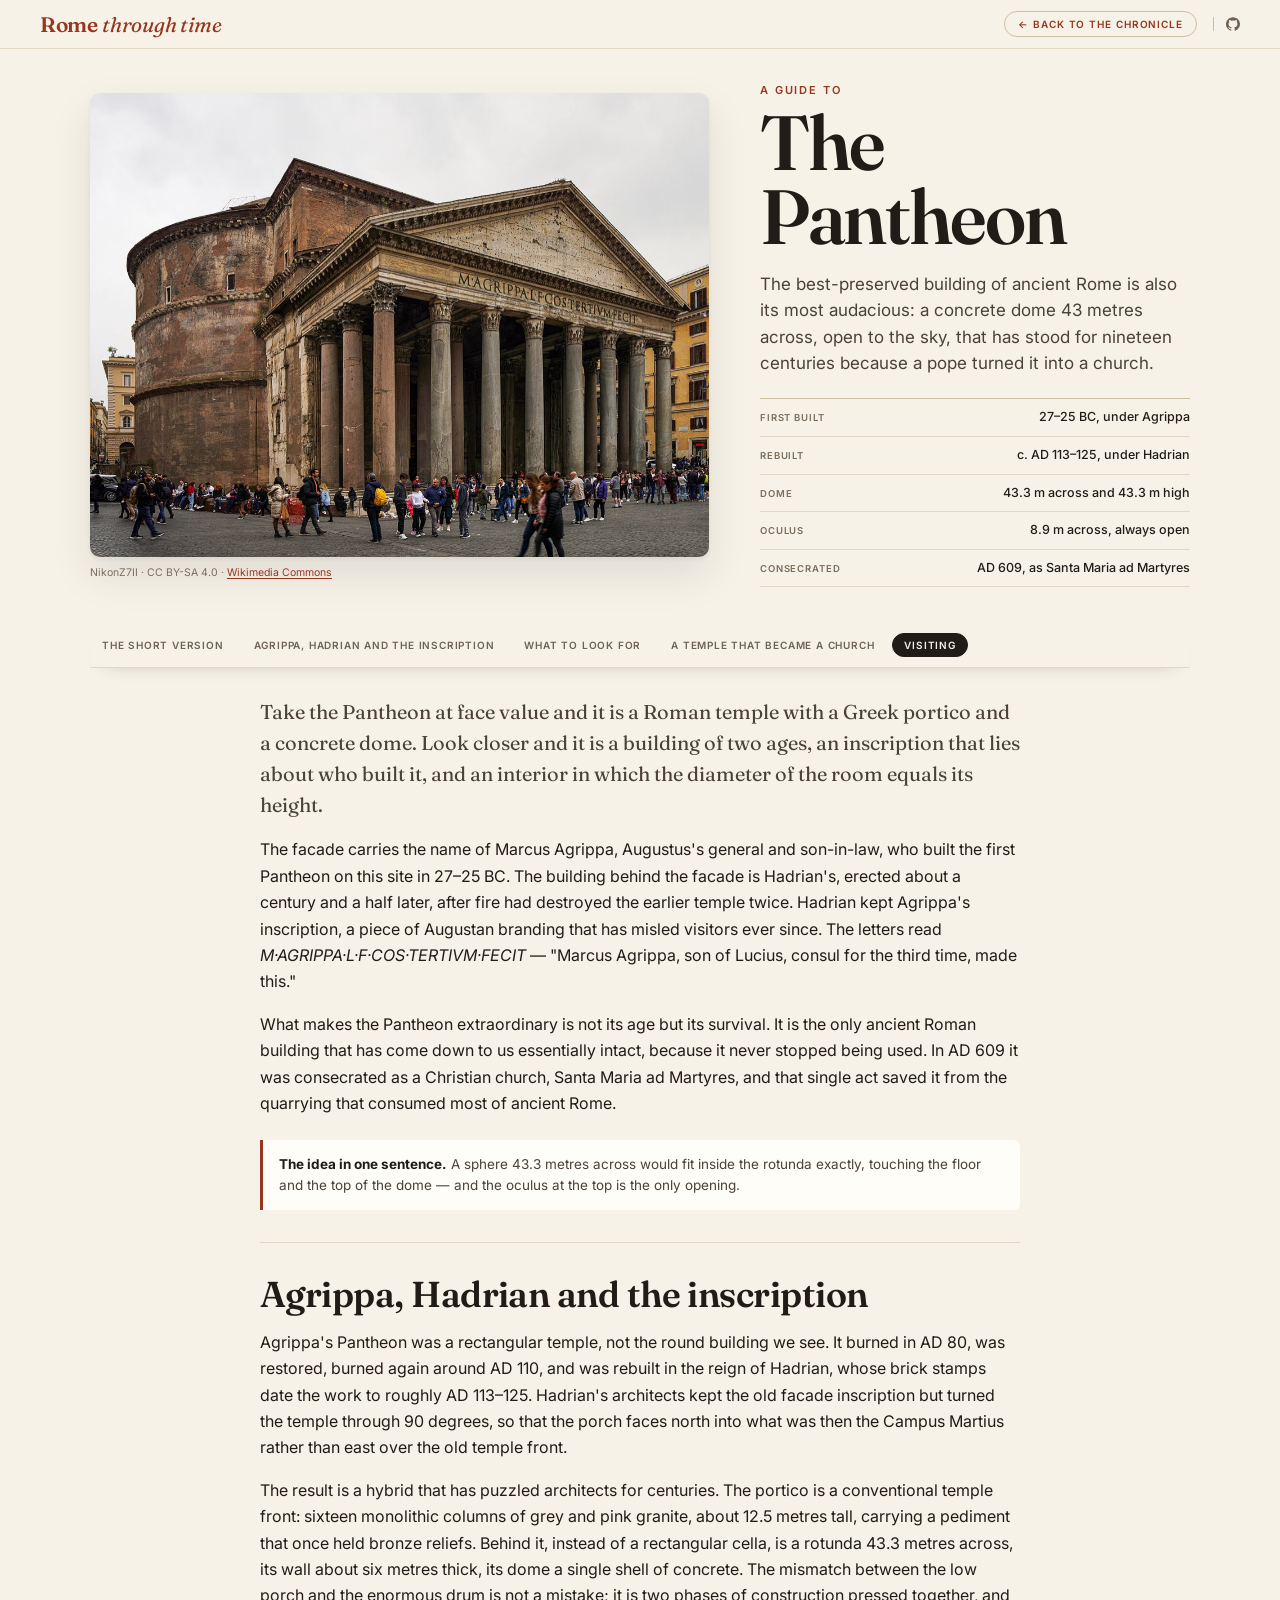
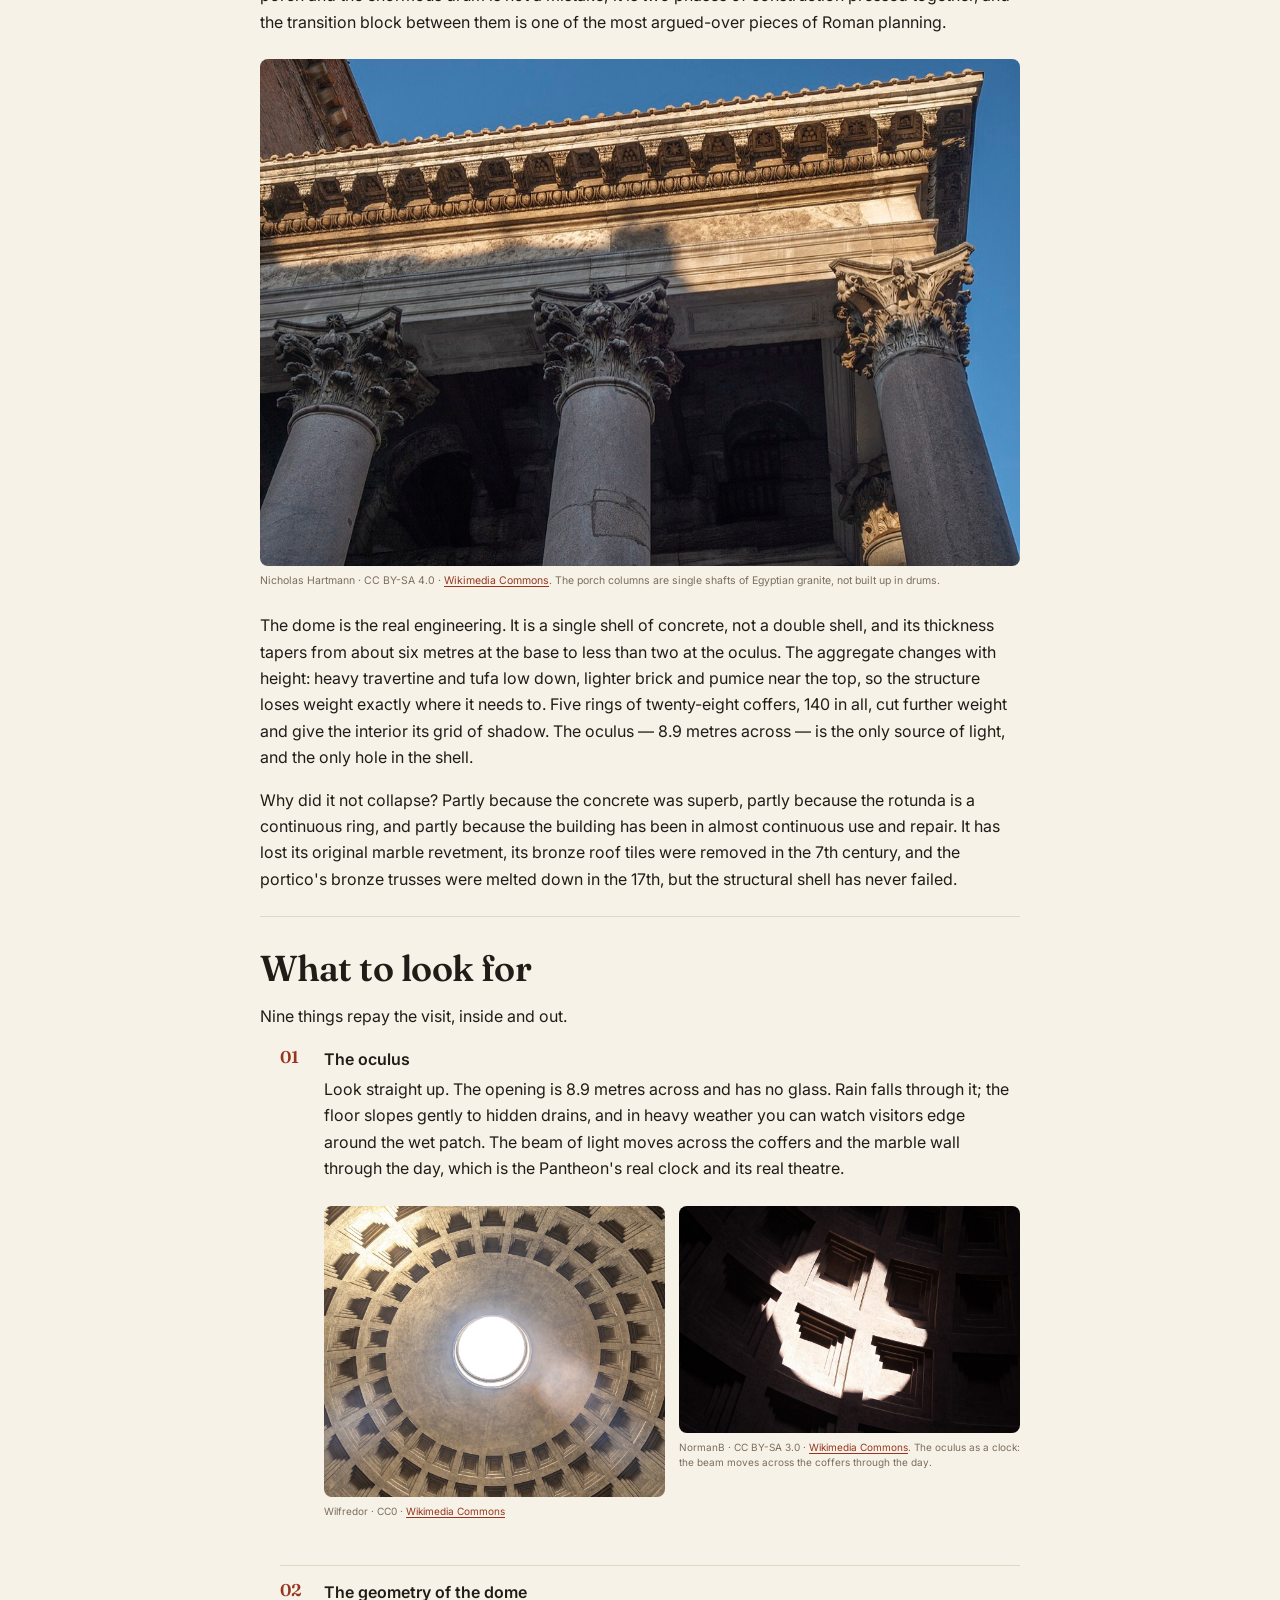
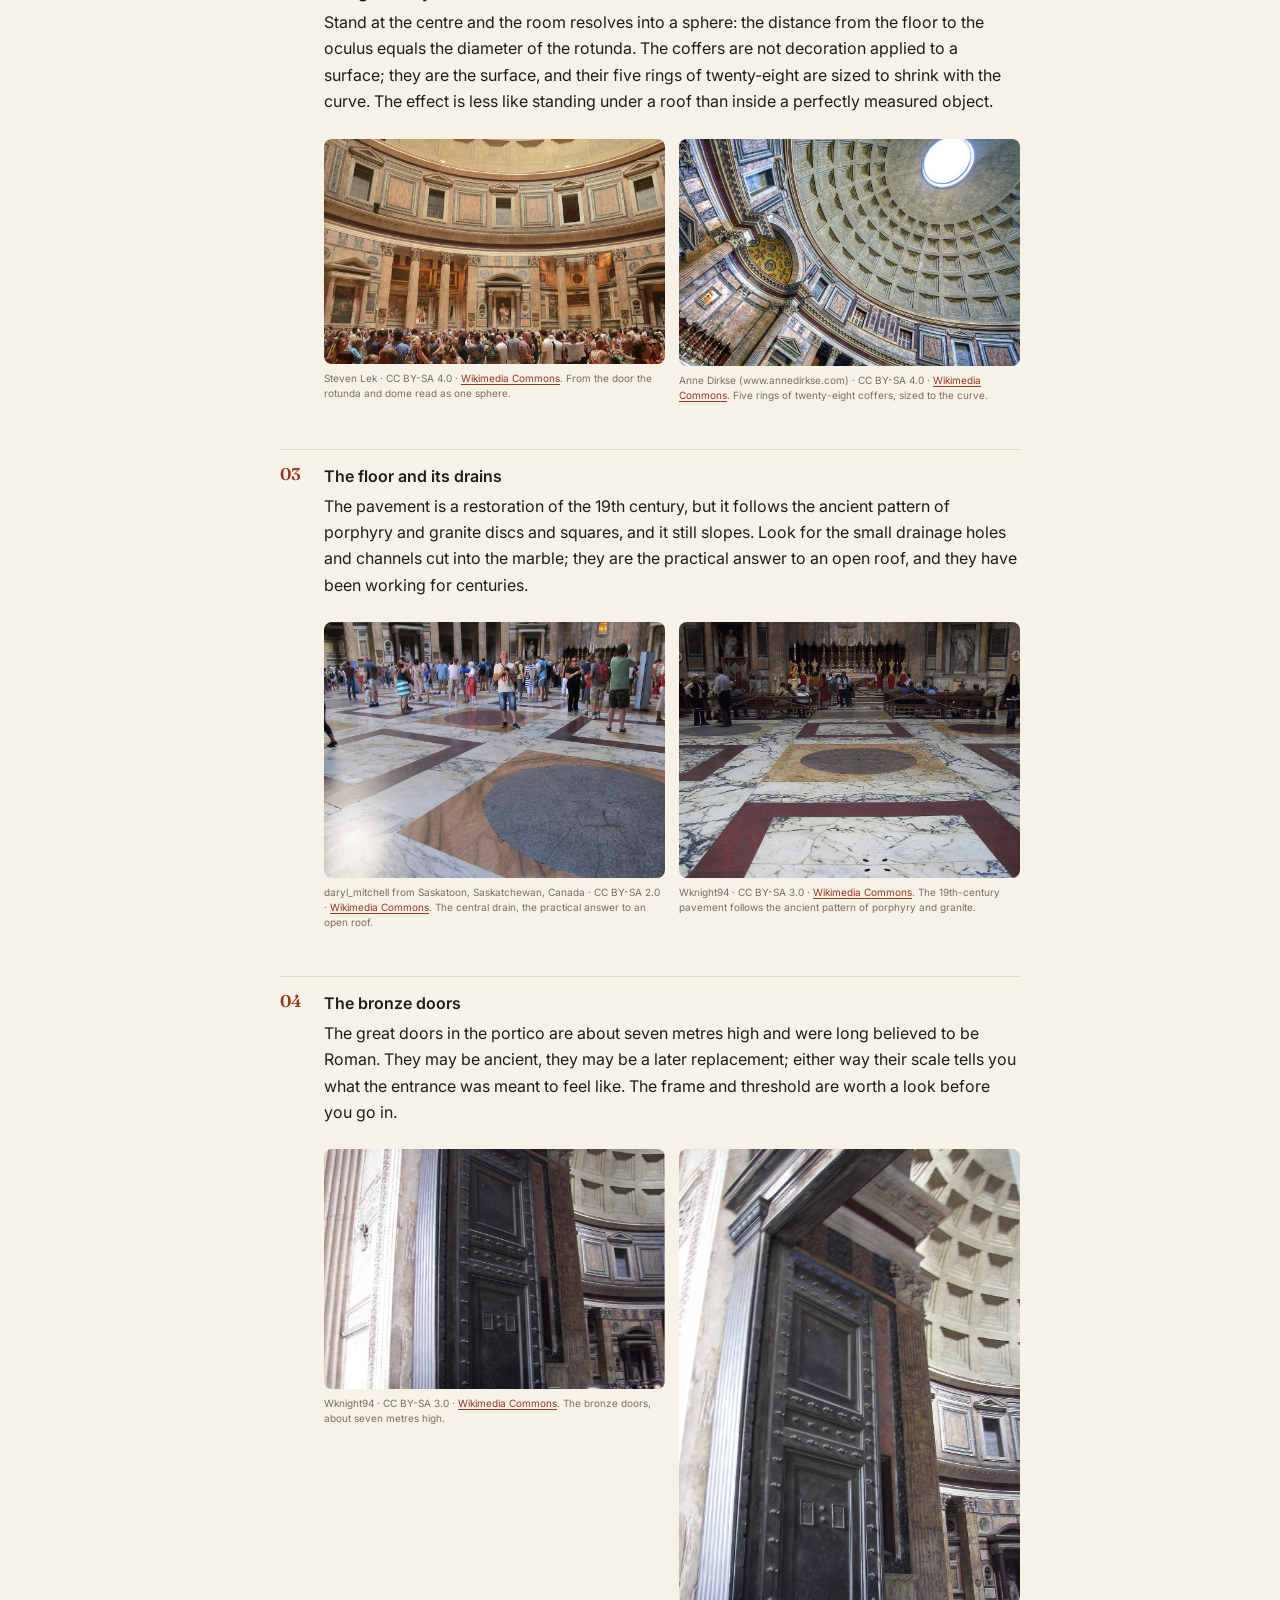
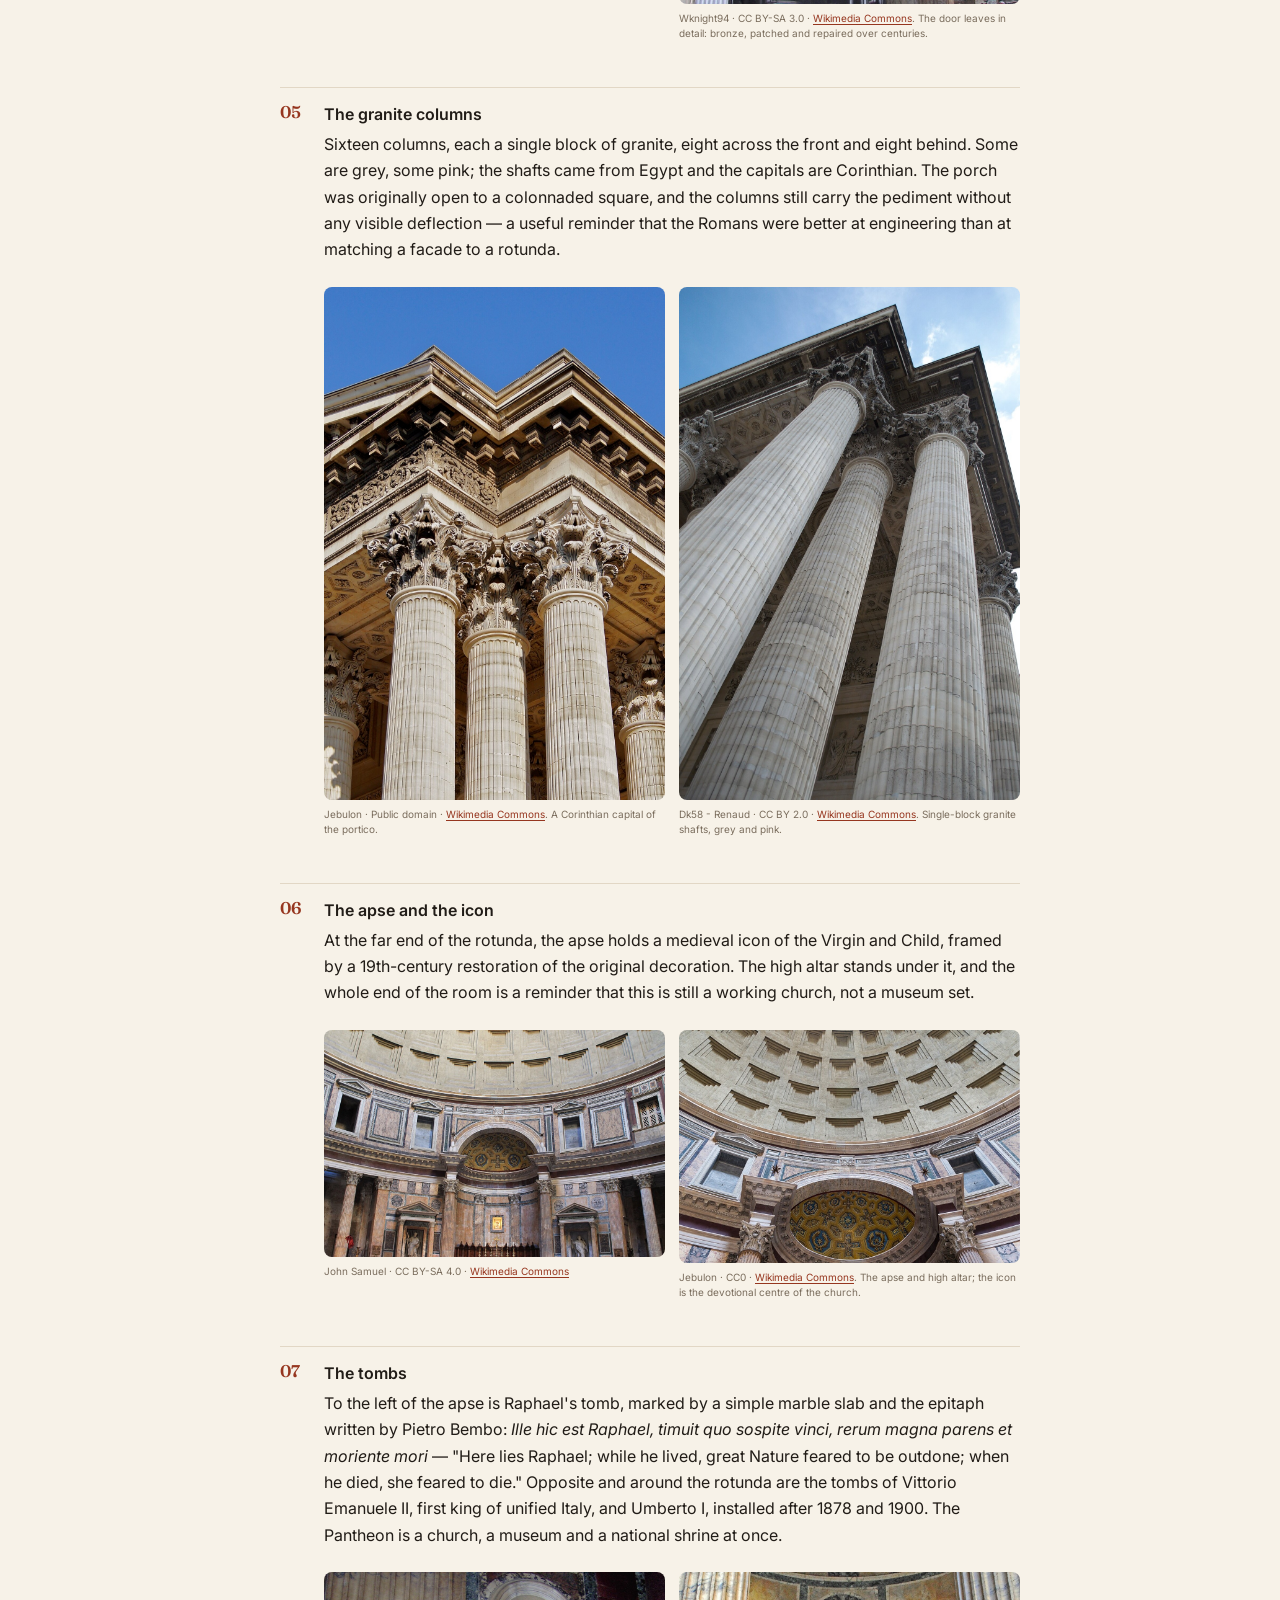
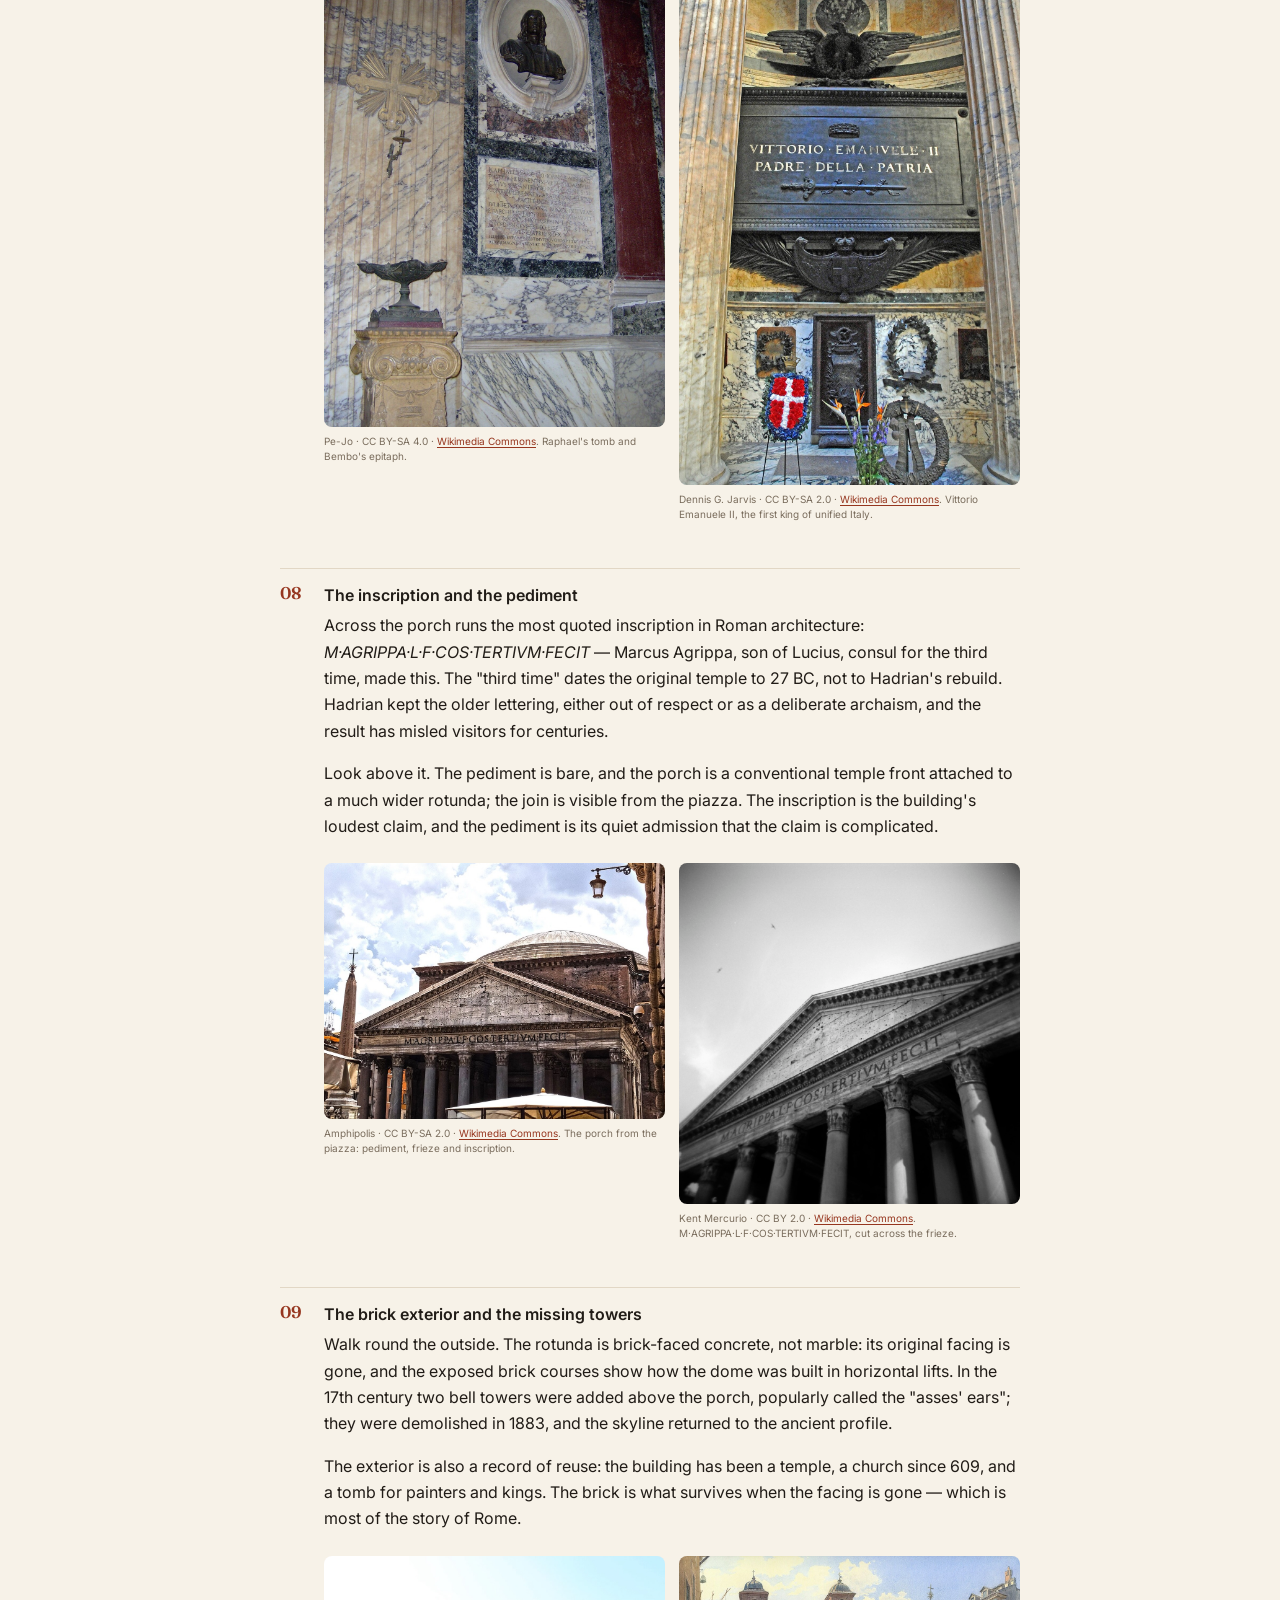
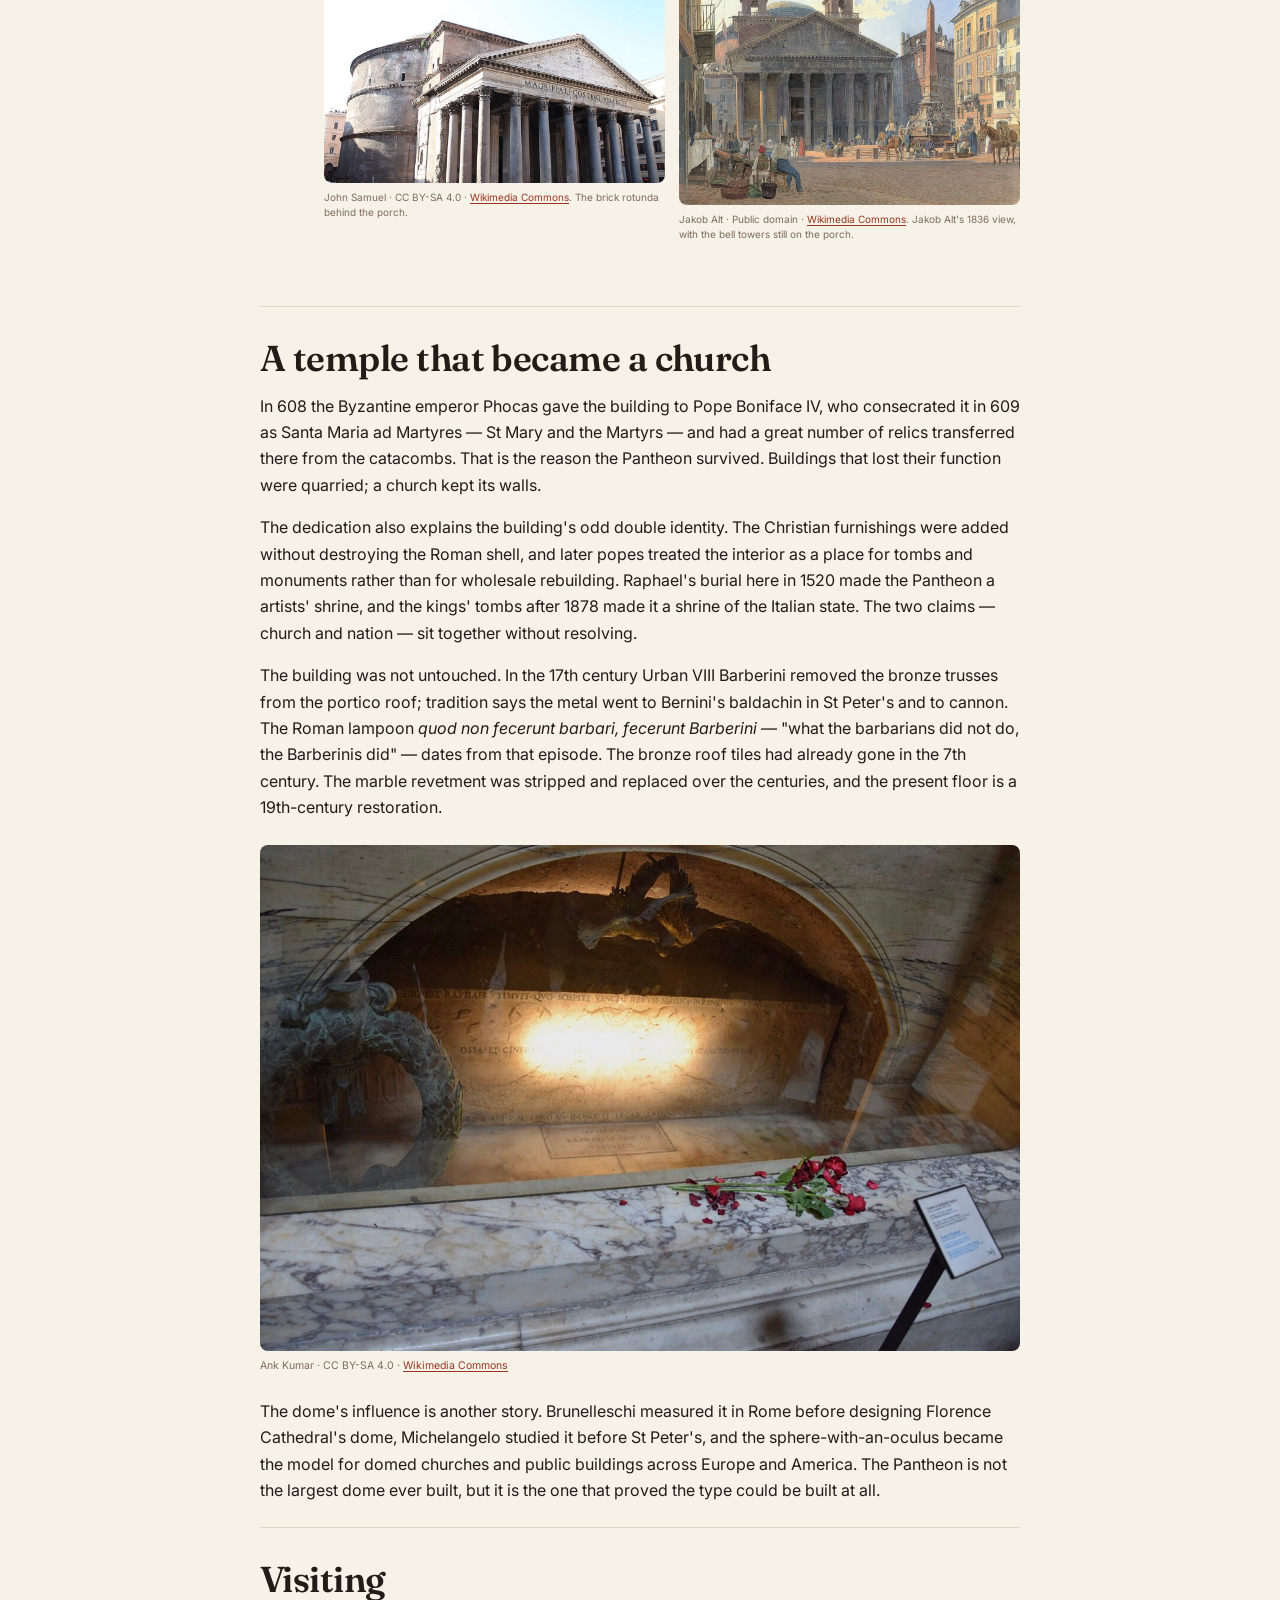
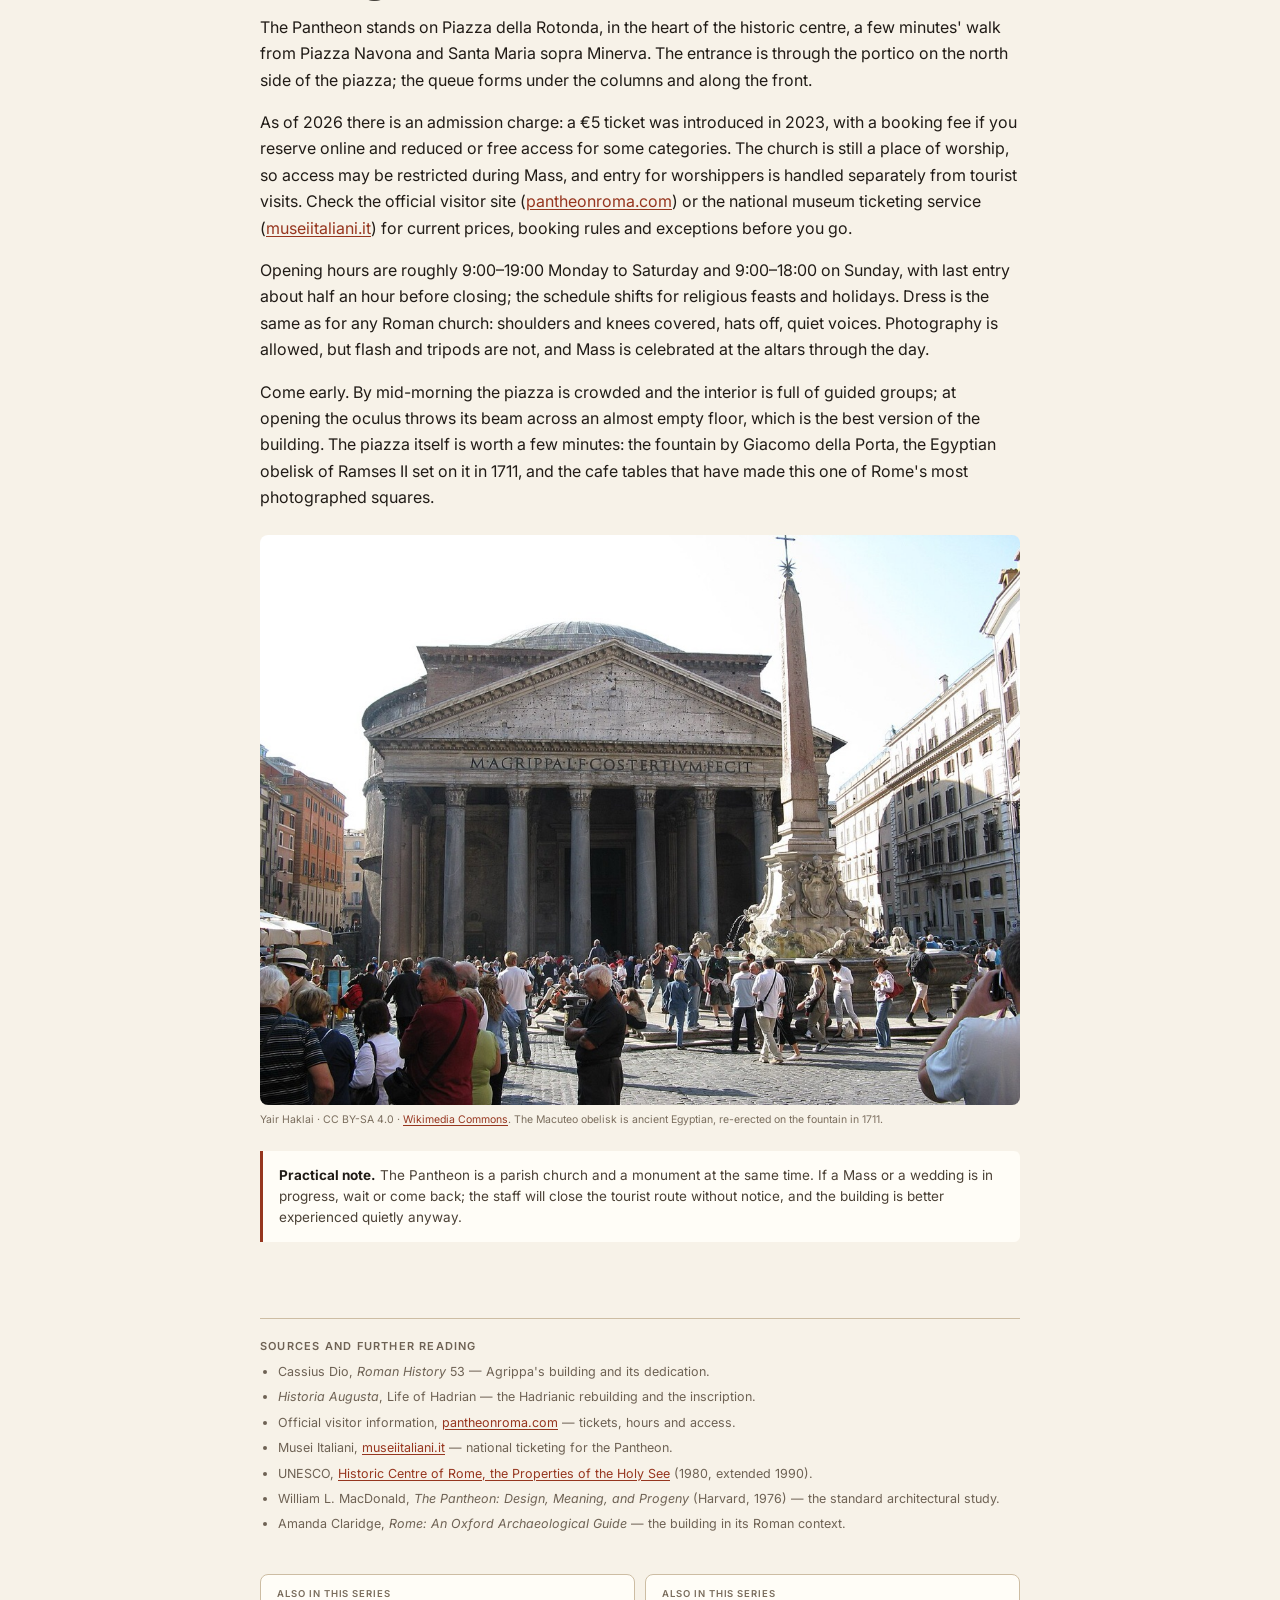
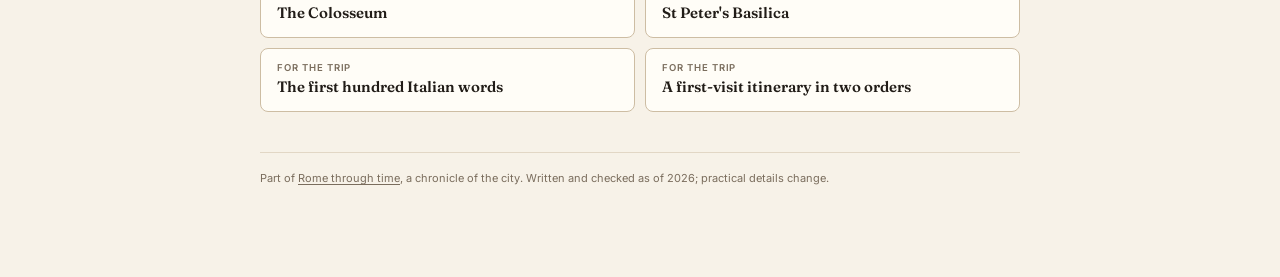
<file: pantheon.html>
<!doctype html>
<html lang="en">
<head>
<meta charset="utf-8">
<meta name="viewport" content="width=device-width, initial-scale=1">
<title>The Pantheon: Rome's dome, a guide</title>
<meta name="description" content="How Agrippa's temple became Hadrian's dome, how a 43-metre sphere of concrete still stands, what to look for inside, and how to visit the Pantheon today.">
<link rel="canonical" href="https://nionis.github.io/rome-tourist/pantheon.html">
<meta property="og:type" content="website">
<meta property="og:site_name" content="Rome through time">
<meta property="og:locale" content="en_GB">
<meta property="og:title" content="The Pantheon: Rome's dome, a guide">
<meta property="og:description" content="How Agrippa's temple became Hadrian's dome, how a 43-metre sphere of concrete still stands, and how to visit the Pantheon today.">
<meta property="og:url" content="https://nionis.github.io/rome-tourist/pantheon.html">
<meta property="og:image" content="https://nionis.github.io/rome-tourist/assets/img/og-pantheon.jpg">
<meta property="og:image:type" content="image/jpeg">
<meta property="og:image:width" content="1200">
<meta property="og:image:height" content="630">
<meta property="og:image:alt" content="The Pantheon's portico and pediment, with the title The Pantheon.">
<meta name="twitter:card" content="summary_large_image">
<meta name="twitter:title" content="The Pantheon: Rome's dome, a guide">
<meta name="twitter:description" content="How Agrippa's temple became Hadrian's dome, how a 43-metre sphere of concrete still stands, and how to visit it today.">
<meta name="twitter:image" content="https://nionis.github.io/rome-tourist/assets/img/og-pantheon.jpg">
<meta name="twitter:image:alt" content="The Pantheon's portico and pediment, with the title The Pantheon.">
<meta name="color-scheme" content="light">
<link rel="preconnect" href="https://fonts.googleapis.com">
<link rel="preconnect" href="https://fonts.gstatic.com" crossorigin>
<link href="https://fonts.googleapis.com/css2?family=Fraunces:ital,opsz,wght@0,9..144,400..700;1,9..144,400..600&family=Inter:wght@400;500;600&display=swap" rel="stylesheet">
<link rel="stylesheet" href="assets/guide.css?v=10">
</head>
<body class="guide">
<a class="guide-skip" href="#content">Skip to content</a>
<header class="guide-top">
  <a class="guide-brand" href="index.html">Rome <span>through time</span></a>
  <div class="guide-top-links">
    <a class="guide-back" href="index.html#pantheon">← Back to the chronicle</a>
    <a class="repo-link" href="https://github.com/nionis/rome-tourist" aria-label="Source code on GitHub" title="Source code on GitHub"><svg viewBox="0 0 24 24" width="18" height="18" aria-hidden="true" focusable="false"><path fill="currentColor" d="M12 .3a12 12 0 0 0-3.8 23.4c.6.1.8-.3.8-.6v-2c-3.3.7-4-1.6-4-1.6-.6-1.4-1.4-1.8-1.4-1.8-1.1-.7.1-.7.1-.7 1.2.1 1.9 1.2 1.9 1.2 1 1.8 2.8 1.3 3.5 1 .1-.8.4-1.3.8-1.6-2.7-.3-5.5-1.3-5.5-5.9 0-1.3.5-2.4 1.2-3.2-.1-.3-.5-1.5.1-3.2 0 0 1-.3 3.3 1.2a11.5 11.5 0 0 1 6 0c2.3-1.5 3.3-1.2 3.3-1.2.6 1.7.2 2.9.1 3.2.8.8 1.2 1.9 1.2 3.2 0 4.6-2.8 5.6-5.5 5.9.4.4.8 1.1.8 2.2v3.3c0 .3.2.7.8.6A12 12 0 0 0 12 .3Z"/></svg></a>
  </div>
</header>
<main class="guide-main" id="content">
  <section class="guide-hero">
    <figure class="guide-hero-media">
      <img src="assets/img/guide-pantheon-hero.jpg" alt="The Pantheon from Piazza della Rotonda: the granite portico columns and pediment in front of the brick rotunda and its dome.">
      <figcaption>NikonZ7II · CC BY-SA 4.0 · <a href="https://commons.wikimedia.org/wiki/File:Pantheon_(Rome)_-_Right_side_and_front.jpg">Wikimedia Commons</a></figcaption>
    </figure>
    <div class="guide-hero-copy">
      <p class="guide-kicker">A guide to</p>
      <h1>The Pantheon</h1>
      <p class="guide-standfirst">The best-preserved building of ancient Rome is also its most audacious: a concrete dome 43 metres across, open to the sky, that has stood for nineteen centuries because a pope turned it into a church.</p>
      <ul class="guide-facts">
        <li><span>First built</span><b>27–25 BC, under Agrippa</b></li>
        <li><span>Rebuilt</span><b>c. AD 113–125, under Hadrian</b></li>
        <li><span>Dome</span><b>43.3 m across and 43.3 m high</b></li>
        <li><span>Oculus</span><b>8.9 m across, always open</b></li>
        <li><span>Consecrated</span><b>AD 609, as Santa Maria ad Martyres</b></li>
      </ul>
    </div>
  </section>
  <nav class="guide-toc" aria-label="On this page">
    <a href="#short">The short version</a>
    <a href="#build">Agrippa, Hadrian and the inscription</a>
    <a href="#look">What to look for</a>
    <a href="#stories">A temple that became a church</a>
    <a href="#visit">Visiting</a>
  </nav>
  <article class="guide-body">
    <section id="short">
      <p class="guide-lede">Take the Pantheon at face value and it is a Roman temple with a Greek portico and a concrete dome. Look closer and it is a building of two ages, an inscription that lies about who built it, and an interior in which the diameter of the room equals its height.</p>
      <p>The facade carries the name of Marcus Agrippa, Augustus's general and son-in-law, who built the first Pantheon on this site in 27–25 BC. The building behind the facade is Hadrian's, erected about a century and a half later, after fire had destroyed the earlier temple twice. Hadrian kept Agrippa's inscription, a piece of Augustan branding that has misled visitors ever since. The letters read <em>M·AGRIPPA·L·F·COS·TERTIVM·FECIT</em> — "Marcus Agrippa, son of Lucius, consul for the third time, made this."</p>
      <p>What makes the Pantheon extraordinary is not its age but its survival. It is the only ancient Roman building that has come down to us essentially intact, because it never stopped being used. In AD 609 it was consecrated as a Christian church, Santa Maria ad Martyres, and that single act saved it from the quarrying that consumed most of ancient Rome.</p>
      <aside class="guide-note"><b>The idea in one sentence.</b> A sphere 43.3 metres across would fit inside the rotunda exactly, touching the floor and the top of the dome — and the oculus at the top is the only opening.</aside>
    </section>

    <section id="build">
      <h2>Agrippa, Hadrian and the inscription</h2>
      <p>Agrippa's Pantheon was a rectangular temple, not the round building we see. It burned in AD 80, was restored, burned again around AD 110, and was rebuilt in the reign of Hadrian, whose brick stamps date the work to roughly AD 113–125. Hadrian's architects kept the old facade inscription but turned the temple through 90 degrees, so that the porch faces north into what was then the Campus Martius rather than east over the old temple front.</p>
      <p>The result is a hybrid that has puzzled architects for centuries. The portico is a conventional temple front: sixteen monolithic columns of grey and pink granite, about 12.5 metres tall, carrying a pediment that once held bronze reliefs. Behind it, instead of a rectangular cella, is a rotunda 43.3 metres across, its wall about six metres thick, its dome a single shell of concrete. The mismatch between the low porch and the enormous drum is not a mistake; it is two phases of construction pressed together, and the transition block between them is one of the most argued-over pieces of Roman planning.</p>
      <figure class="guide-figure">
        <img src="assets/img/guide-pantheon-portico.jpg" alt="Close view of the Pantheon's portico: a row of granite column shafts and Corinthian capitals under the pediment.">
        <figcaption>Nicholas Hartmann · CC BY-SA 4.0 · <a href="https://commons.wikimedia.org/wiki/File:Rome_Pantheon_porch_column_capitals.jpg">Wikimedia Commons</a>. The porch columns are single shafts of Egyptian granite, not built up in drums.</figcaption>
      </figure>
      <p>The dome is the real engineering. It is a single shell of concrete, not a double shell, and its thickness tapers from about six metres at the base to less than two at the oculus. The aggregate changes with height: heavy travertine and tufa low down, lighter brick and pumice near the top, so the structure loses weight exactly where it needs to. Five rings of twenty-eight coffers, 140 in all, cut further weight and give the interior its grid of shadow. The oculus — 8.9 metres across — is the only source of light, and the only hole in the shell.</p>
      <p>Why did it not collapse? Partly because the concrete was superb, partly because the rotunda is a continuous ring, and partly because the building has been in almost continuous use and repair. It has lost its original marble revetment, its bronze roof tiles were removed in the 7th century, and the portico's bronze trusses were melted down in the 17th, but the structural shell has never failed.</p>
    </section>

    <section id="look">
      <h2>What to look for</h2>
      <p>Nine things repay the visit, inside and out.</p>
      <ol class="guide-look">
        <li>
          <h3>The oculus</h3>
          <p>Look straight up. The opening is 8.9 metres across and has no glass. Rain falls through it; the floor slopes gently to hidden drains, and in heavy weather you can watch visitors edge around the wet patch. The beam of light moves across the coffers and the marble wall through the day, which is the Pantheon's real clock and its real theatre.</p>
          <div class="guide-figure-pair">
          <figure class="guide-figure">
            <img src="assets/img/guide-pantheon-oculus.jpg" alt="The interior of the Pantheon dome, its coffers converging on the open oculus and its circle of sky." loading="lazy" decoding="async" width="1100" height="941">
            <figcaption>Wilfredor · CC0 · <a href="https://commons.wikimedia.org/wiki/File:Pantheon_(Rome),_Dome_interior.jpg">Wikimedia Commons</a></figcaption>
          </figure>
          <figure class="guide-figure">
            <img src="assets/img/guide-pantheon-oculus-a.jpg" alt="A shaft of sunlight through the Pantheon&#x27;s oculus falling across the coffered dome and casting a cross-shaped shadow." loading="lazy" decoding="async" width="1100" height="733">
            <figcaption>NormanB · CC BY-SA 3.0 · <a href="https://commons.wikimedia.org/wiki/File:Rome_-_Pantheon_-_Oculus_Sunbeam_0627.jpg">Wikimedia Commons</a>. The oculus as a clock: the beam moves across the coffers through the day.</figcaption>
          </figure>
        </div>
        </li>
        <li>
          <h3>The geometry of the dome</h3>
          <p>Stand at the centre and the room resolves into a sphere: the distance from the floor to the oculus equals the diameter of the rotunda. The coffers are not decoration applied to a surface; they are the surface, and their five rings of twenty-eight are sized to shrink with the curve. The effect is less like standing under a roof than inside a perfectly measured object.</p>
          <div class="guide-figure-pair">
          <figure class="guide-figure">
            <img src="assets/img/guide-pantheon-coffers-a.jpg" alt="The interior of the Pantheon seen from the entrance, the rotunda and dome resolving into a single sphere above the crowd." loading="lazy" decoding="async" width="1100" height="728">
            <figcaption>Steven Lek · CC BY-SA 4.0 · <a href="https://commons.wikimedia.org/wiki/File:Interior_of_the_Pantheon_(Rome)_2015_3.JPG">Wikimedia Commons</a>. From the door the rotunda and dome read as one sphere.</figcaption>
          </figure>
          <figure class="guide-figure">
            <img src="assets/img/guide-pantheon-coffers-b.jpg" alt="The coffered interior of the Pantheon&#x27;s dome, the five rings of recesses narrowing towards the oculus." loading="lazy" decoding="async" width="1100" height="733">
            <figcaption>Anne Dirkse (www.annedirkse.com) · CC BY-SA 4.0 · <a href="https://commons.wikimedia.org/wiki/File:Ceiling_of_the_Pantheon,_Rome.jpg">Wikimedia Commons</a>. Five rings of twenty-eight coffers, sized to the curve.</figcaption>
          </figure>
        </div>
        </li>
        <li>
          <h3>The floor and its drains</h3>
          <p>The pavement is a restoration of the 19th century, but it follows the ancient pattern of porphyry and granite discs and squares, and it still slopes. Look for the small drainage holes and channels cut into the marble; they are the practical answer to an open roof, and they have been working for centuries.</p>
          <div class="guide-figure-pair">
          <figure class="guide-figure">
            <img src="assets/img/guide-pantheon-floor-a.jpg" alt="The Pantheon&#x27;s marble floor, with a large dark circular drain set into the patterned stone and visitors standing around it." loading="lazy" decoding="async" width="1100" height="825">
            <figcaption>daryl_mitchell from Saskatoon, Saskatchewan, Canada · CC BY-SA 2.0 · <a href="https://commons.wikimedia.org/wiki/File:Pantheon_Floor_1_(14646993757).jpg">Wikimedia Commons</a>. The central drain, the practical answer to an open roof.</figcaption>
          </figure>
          <figure class="guide-figure">
            <img src="assets/img/guide-pantheon-floor-b.jpg" alt="The inlaid marble pavement of the Pantheon, coloured discs and rectangles set into the floor." loading="lazy" decoding="async" width="1100" height="825">
            <figcaption>Wknight94 · CC BY-SA 3.0 · <a href="https://commons.wikimedia.org/wiki/File:Pantheon_floor_drainage.jpg">Wikimedia Commons</a>. The 19th-century pavement follows the ancient pattern of porphyry and granite.</figcaption>
          </figure>
        </div>
        </li>
        <li>
          <h3>The bronze doors</h3>
          <p>The great doors in the portico are about seven metres high and were long believed to be Roman. They may be ancient, they may be a later replacement; either way their scale tells you what the entrance was meant to feel like. The frame and threshold are worth a look before you go in.</p>
          <div class="guide-figure-pair">
          <figure class="guide-figure">
            <img src="assets/img/guide-pantheon-doors-a.jpg" alt="The entrance of the Pantheon, the great bronze doors open beneath the portico and visitors passing through." loading="lazy" decoding="async" width="1100" height="772">
            <figcaption>Wknight94 · CC BY-SA 3.0 · <a href="https://commons.wikimedia.org/wiki/File:Pantheon_(Rome)_entrance_door.jpg">Wikimedia Commons</a>. The bronze doors, about seven metres high.</figcaption>
          </figure>
          <figure class="guide-figure">
            <img src="assets/img/guide-pantheon-doors-b.jpg" alt="Close view of the Pantheon&#x27;s bronze door, its panels and studs dark against the marble frame." loading="lazy" decoding="async" width="1100" height="1467">
            <figcaption>Wknight94 · CC BY-SA 3.0 · <a href="https://commons.wikimedia.org/wiki/File:Pantheon_(Rome)_entrance_door_2.jpg">Wikimedia Commons</a>. The door leaves in detail: bronze, patched and repaired over centuries.</figcaption>
          </figure>
        </div>
        </li>
        <li>
          <h3>The granite columns</h3>
          <p>Sixteen columns, each a single block of granite, eight across the front and eight behind. Some are grey, some pink; the shafts came from Egypt and the capitals are Corinthian. The porch was originally open to a colonnaded square, and the columns still carry the pediment without any visible deflection — a useful reminder that the Romans were better at engineering than at matching a facade to a rotunda.</p>
          <div class="guide-figure-pair">
          <figure class="guide-figure">
            <img src="assets/img/guide-pantheon-columns-a.jpg" alt="A Corinthian capital and the entablature of the Pantheon&#x27;s portico, the acanthus leaves carved in stone." loading="lazy" decoding="async" width="1100" height="1654">
            <figcaption>Jebulon · Public domain · <a href="https://commons.wikimedia.org/wiki/File:Colonnes_chapiteaux_pantheon.jpg">Wikimedia Commons</a>. A Corinthian capital of the portico.</figcaption>
          </figure>
          <figure class="guide-figure">
            <img src="assets/img/guide-pantheon-columns-b.jpg" alt="Two grey granite columns of the Pantheon&#x27;s portico rising out of frame, their shafts unjointed." loading="lazy" decoding="async" width="1100" height="1655">
            <figcaption>Dk58 - Renaud · CC BY 2.0 · <a href="https://commons.wikimedia.org/wiki/File:Colonnes_du_Pantheon_(4876526468).jpg">Wikimedia Commons</a>. Single-block granite shafts, grey and pink.</figcaption>
          </figure>
        </div>
        </li>
        <li>
          <h3>The apse and the icon</h3>
          <p>At the far end of the rotunda, the apse holds a medieval icon of the Virgin and Child, framed by a 19th-century restoration of the original decoration. The high altar stands under it, and the whole end of the room is a reminder that this is still a working church, not a museum set.</p>
          <div class="guide-figure-pair">
          <figure class="guide-figure">
            <img src="assets/img/guide-pantheon-altar.jpg" alt="The high altar and apse of the Pantheon, with the icon of the Virgin above and marble revetment around it." loading="lazy" decoding="async" width="1100" height="733">
            <figcaption>John Samuel · CC BY-SA 4.0 · <a href="https://commons.wikimedia.org/wiki/File:Pantheon_(Rome)_-_Interior_07.jpg">Wikimedia Commons</a></figcaption>
          </figure>
          <figure class="guide-figure">
            <img src="assets/img/guide-pantheon-apse-a.jpg" alt="The apse of the Pantheon, the coffered half-dome above the high altar and the icon of the Virgin at the centre." loading="lazy" decoding="async" width="1100" height="752">
            <figcaption>Jebulon · CC0 · <a href="https://commons.wikimedia.org/wiki/File:Above_main_altar,_Pantheon,_Rome,_Italy.jpg">Wikimedia Commons</a>. The apse and high altar; the icon is the devotional centre of the church.</figcaption>
          </figure>
        </div>
        </li>
        <li>
          <h3>The tombs</h3>
          <p>To the left of the apse is Raphael's tomb, marked by a simple marble slab and the epitaph written by Pietro Bembo: <em>Ille hic est Raphael, timuit quo sospite vinci, rerum magna parens et moriente mori</em> — "Here lies Raphael; while he lived, great Nature feared to be outdone; when he died, she feared to die." Opposite and around the rotunda are the tombs of Vittorio Emanuele II, first king of unified Italy, and Umberto I, installed after 1878 and 1900. The Pantheon is a church, a museum and a national shrine at once.</p>
          <div class="guide-figure-pair">
          <figure class="guide-figure">
            <img src="assets/img/guide-pantheon-tombs-a.jpg" alt="Raphael&#x27;s tomb in the Pantheon, a marble slab and bust set into the wall, with the epitaph below." loading="lazy" decoding="async" width="1100" height="1467">
            <figcaption>Pe-Jo · CC BY-SA 4.0 · <a href="https://commons.wikimedia.org/wiki/File:Raphael%27s_grave-Rome.JPG">Wikimedia Commons</a>. Raphael's tomb and Bembo's epitaph.</figcaption>
          </figure>
          <figure class="guide-figure">
            <img src="assets/img/guide-pantheon-tombs-b.jpg" alt="The tomb of Vittorio Emanuele II in the Pantheon, a dark plaque with a wreath and the Italian flag." loading="lazy" decoding="async" width="1100" height="1656">
            <figcaption>Dennis G. Jarvis · CC BY-SA 2.0 · <a href="https://commons.wikimedia.org/wiki/File:Rome_-_Tomb_of_Victor_Emmanuel_II_(5185422445).jpg">Wikimedia Commons</a>. Vittorio Emanuele II, the first king of unified Italy.</figcaption>
          </figure>
        </div>
        </li>
        <li>
          <h3>The inscription and the pediment</h3>
          <p>Across the porch runs the most quoted inscription in Roman architecture: <em>M·AGRIPPA·L·F·COS·TERTIVM·FECIT</em> — Marcus Agrippa, son of Lucius, consul for the third time, made this. The "third time" dates the original temple to 27 BC, not to Hadrian's rebuild. Hadrian kept the older lettering, either out of respect or as a deliberate archaism, and the result has misled visitors for centuries.</p>
          <p>Look above it. The pediment is bare, and the porch is a conventional temple front attached to a much wider rotunda; the join is visible from the piazza. The inscription is the building's loudest claim, and the pediment is its quiet admission that the claim is complicated.</p>
          <div class="guide-figure-pair">
          <figure class="guide-figure">
            <img src="assets/img/guide-pantheon-inscription-a.jpg" alt="The portico of the Pantheon from the piazza, the pediment and the frieze inscription above the columns." loading="lazy" decoding="async" width="1100" height="825">
            <figcaption>Amphipolis · CC BY-SA 2.0 · <a href="https://commons.wikimedia.org/wiki/File:Pantheon_%E2%80%94_Pediment_and_Inscriptions_(14625355770).jpg">Wikimedia Commons</a>. The porch from the piazza: pediment, frieze and inscription.</figcaption>
          </figure>
          <figure class="guide-figure">
            <img src="assets/img/guide-pantheon-inscription-b.jpg" alt="Close view of the Pantheon&#x27;s pediment and the bronze letters of Agrippa&#x27;s inscription." loading="lazy" decoding="async" width="1100" height="1100">
            <figcaption>Kent Mercurio · CC BY 2.0 · <a href="https://commons.wikimedia.org/wiki/File:Pantheon_Pediment._(Rome).jpg">Wikimedia Commons</a>. M·AGRIPPA·L·F·COS·TERTIVM·FECIT, cut across the frieze.</figcaption>
          </figure>
        </div>
        </li>
        <li>
          <h3>The brick exterior and the missing towers</h3>
          <p>Walk round the outside. The rotunda is brick-faced concrete, not marble: its original facing is gone, and the exposed brick courses show how the dome was built in horizontal lifts. In the 17th century two bell towers were added above the porch, popularly called the "asses' ears"; they were demolished in 1883, and the skyline returned to the ancient profile.</p>
          <p>The exterior is also a record of reuse: the building has been a temple, a church since 609, and a tomb for painters and kings. The brick is what survives when the facing is gone — which is most of the story of Rome.</p>
          <div class="guide-figure-pair">
          <figure class="guide-figure">
            <img src="assets/img/guide-pantheon-exterior-a.jpg" alt="The brick rotunda of the Pantheon seen from the side, its mass rising behind the portico." loading="lazy" decoding="async" width="1100" height="733">
            <figcaption>John Samuel · CC BY-SA 4.0 · <a href="https://commons.wikimedia.org/wiki/File:Pantheon_(Rome)_-_Exterior_10.jpg">Wikimedia Commons</a>. The brick rotunda behind the porch.</figcaption>
          </figure>
          <figure class="guide-figure">
            <img src="assets/img/guide-pantheon-exterior-b.jpg" alt="An 1836 painting of the Pantheon and Piazza della Rotonda, showing the two bell towers later demolished." loading="lazy" decoding="async" width="1100" height="804">
            <figcaption>Jakob Alt · Public domain · <a href="https://commons.wikimedia.org/wiki/File:Jakob_Alt_-_Das_Pantheon_und_die_Piazza_della_Rotonda_in_Rom_-_1836.jpg">Wikimedia Commons</a>. Jakob Alt's 1836 view, with the bell towers still on the porch.</figcaption>
          </figure>
        </div>
        </li>
      </ol>
    </section>

    <section id="stories">
      <h2>A temple that became a church</h2>
      <p>In 608 the Byzantine emperor Phocas gave the building to Pope Boniface IV, who consecrated it in 609 as Santa Maria ad Martyres — St Mary and the Martyrs — and had a great number of relics transferred there from the catacombs. That is the reason the Pantheon survived. Buildings that lost their function were quarried; a church kept its walls.</p>
      <p>The dedication also explains the building's odd double identity. The Christian furnishings were added without destroying the Roman shell, and later popes treated the interior as a place for tombs and monuments rather than for wholesale rebuilding. Raphael's burial here in 1520 made the Pantheon a artists' shrine, and the kings' tombs after 1878 made it a shrine of the Italian state. The two claims — church and nation — sit together without resolving.</p>
      <p>The building was not untouched. In the 17th century Urban VIII Barberini removed the bronze trusses from the portico roof; tradition says the metal went to Bernini's baldachin in St Peter's and to cannon. The Roman lampoon <em>quod non fecerunt barbari, fecerunt Barberini</em> — "what the barbarians did not do, the Barberinis did" — dates from that episode. The bronze roof tiles had already gone in the 7th century. The marble revetment was stripped and replaced over the centuries, and the present floor is a 19th-century restoration.</p>
      <figure class="guide-figure">
        <img src="assets/img/guide-pantheon-tomb.jpg" alt="Raphael's tomb in the Pantheon: a marble slab with an inscription, set into the wall beside a niche.">
        <figcaption>Ank Kumar · CC BY-SA 4.0 · <a href="https://commons.wikimedia.org/wiki/File:The_tomb_of_Raphael_in_the_Pantheon_in_Rome,_Italy_(Ank_Kumar)_02.jpg">Wikimedia Commons</a></figcaption>
      </figure>
      <p>The dome's influence is another story. Brunelleschi measured it in Rome before designing Florence Cathedral's dome, Michelangelo studied it before St Peter's, and the sphere-with-an-oculus became the model for domed churches and public buildings across Europe and America. The Pantheon is not the largest dome ever built, but it is the one that proved the type could be built at all.</p>
    </section>

    <section id="visit">
      <h2>Visiting</h2>
      <p>The Pantheon stands on Piazza della Rotonda, in the heart of the historic centre, a few minutes' walk from Piazza Navona and Santa Maria sopra Minerva. The entrance is through the portico on the north side of the piazza; the queue forms under the columns and along the front.</p>
      <p>As of 2026 there is an admission charge: a €5 ticket was introduced in 2023, with a booking fee if you reserve online and reduced or free access for some categories. The church is still a place of worship, so access may be restricted during Mass, and entry for worshippers is handled separately from tourist visits. Check the official visitor site (<a href="https://www.pantheonroma.com/">pantheonroma.com</a>) or the national museum ticketing service (<a href="https://www.museiitaliani.it/">museiitaliani.it</a>) for current prices, booking rules and exceptions before you go.</p>
      <p>Opening hours are roughly 9:00–19:00 Monday to Saturday and 9:00–18:00 on Sunday, with last entry about half an hour before closing; the schedule shifts for religious feasts and holidays. Dress is the same as for any Roman church: shoulders and knees covered, hats off, quiet voices. Photography is allowed, but flash and tripods are not, and Mass is celebrated at the altars through the day.</p>
      <p>Come early. By mid-morning the piazza is crowded and the interior is full of guided groups; at opening the oculus throws its beam across an almost empty floor, which is the best version of the building. The piazza itself is worth a few minutes: the fountain by Giacomo della Porta, the Egyptian obelisk of Ramses II set on it in 1711, and the cafe tables that have made this one of Rome's most photographed squares.</p>
      <figure class="guide-figure">
        <img src="assets/img/guide-pantheon-piazza.jpg" alt="Piazza della Rotonda with the Macuteo obelisk on its fountain and the Pantheon's portico behind.">
        <figcaption>Yair Haklai · CC BY-SA 4.0 · <a href="https://commons.wikimedia.org/wiki/File:Macuteo_obelisk-Pantheon-Piazza_della_Rotonda_(Rome).jpg">Wikimedia Commons</a>. The Macuteo obelisk is ancient Egyptian, re-erected on the fountain in 1711.</figcaption>
      </figure>
      <aside class="guide-note"><b>Practical note.</b> The Pantheon is a parish church and a monument at the same time. If a Mass or a wedding is in progress, wait or come back; the staff will close the tourist route without notice, and the building is better experienced quietly anyway.</aside>
    </section>
  </article>
  <section class="guide-sources" aria-label="Sources">
    <h2>Sources and further reading</h2>
    <ul>
      <li>Cassius Dio, <em>Roman History</em> 53 — Agrippa's building and its dedication.</li>
      <li><em>Historia Augusta</em>, Life of Hadrian — the Hadrianic rebuilding and the inscription.</li>
      <li>Official visitor information, <a href="https://www.pantheonroma.com/">pantheonroma.com</a> — tickets, hours and access.</li>
      <li>Musei Italiani, <a href="https://www.museiitaliani.it/">museiitaliani.it</a> — national ticketing for the Pantheon.</li>
      <li>UNESCO, <a href="https://whc.unesco.org/en/list/91/">Historic Centre of Rome, the Properties of the Holy See</a> (1980, extended 1990).</li>
      <li>William L. MacDonald, <em>The Pantheon: Design, Meaning, and Progeny</em> (Harvard, 1976) — the standard architectural study.</li>
      <li>Amanda Claridge, <em>Rome: An Oxford Archaeological Guide</em> — the building in its Roman context.</li>
    </ul>
  </section>
  <nav class="guide-more" aria-label="More guides">
    <a href="colosseum.html"><span>Also in this series</span>The Colosseum</a>
    <a href="st-peters.html"><span>Also in this series</span>St Peter's Basilica</a>
    <a href="italian.html"><span>For the trip</span>The first hundred Italian words</a>
    <a href="itinerary.html"><span>For the trip</span>A first-visit itinerary in two orders</a>
  </nav>
  <footer class="guide-foot">Part of <a href="index.html">Rome through time</a>, a chronicle of the city. Written and checked as of 2026; practical details change.</footer>
</main>
<script src="assets/guide.js?v=2"></script>
</body>
</html>
</file>
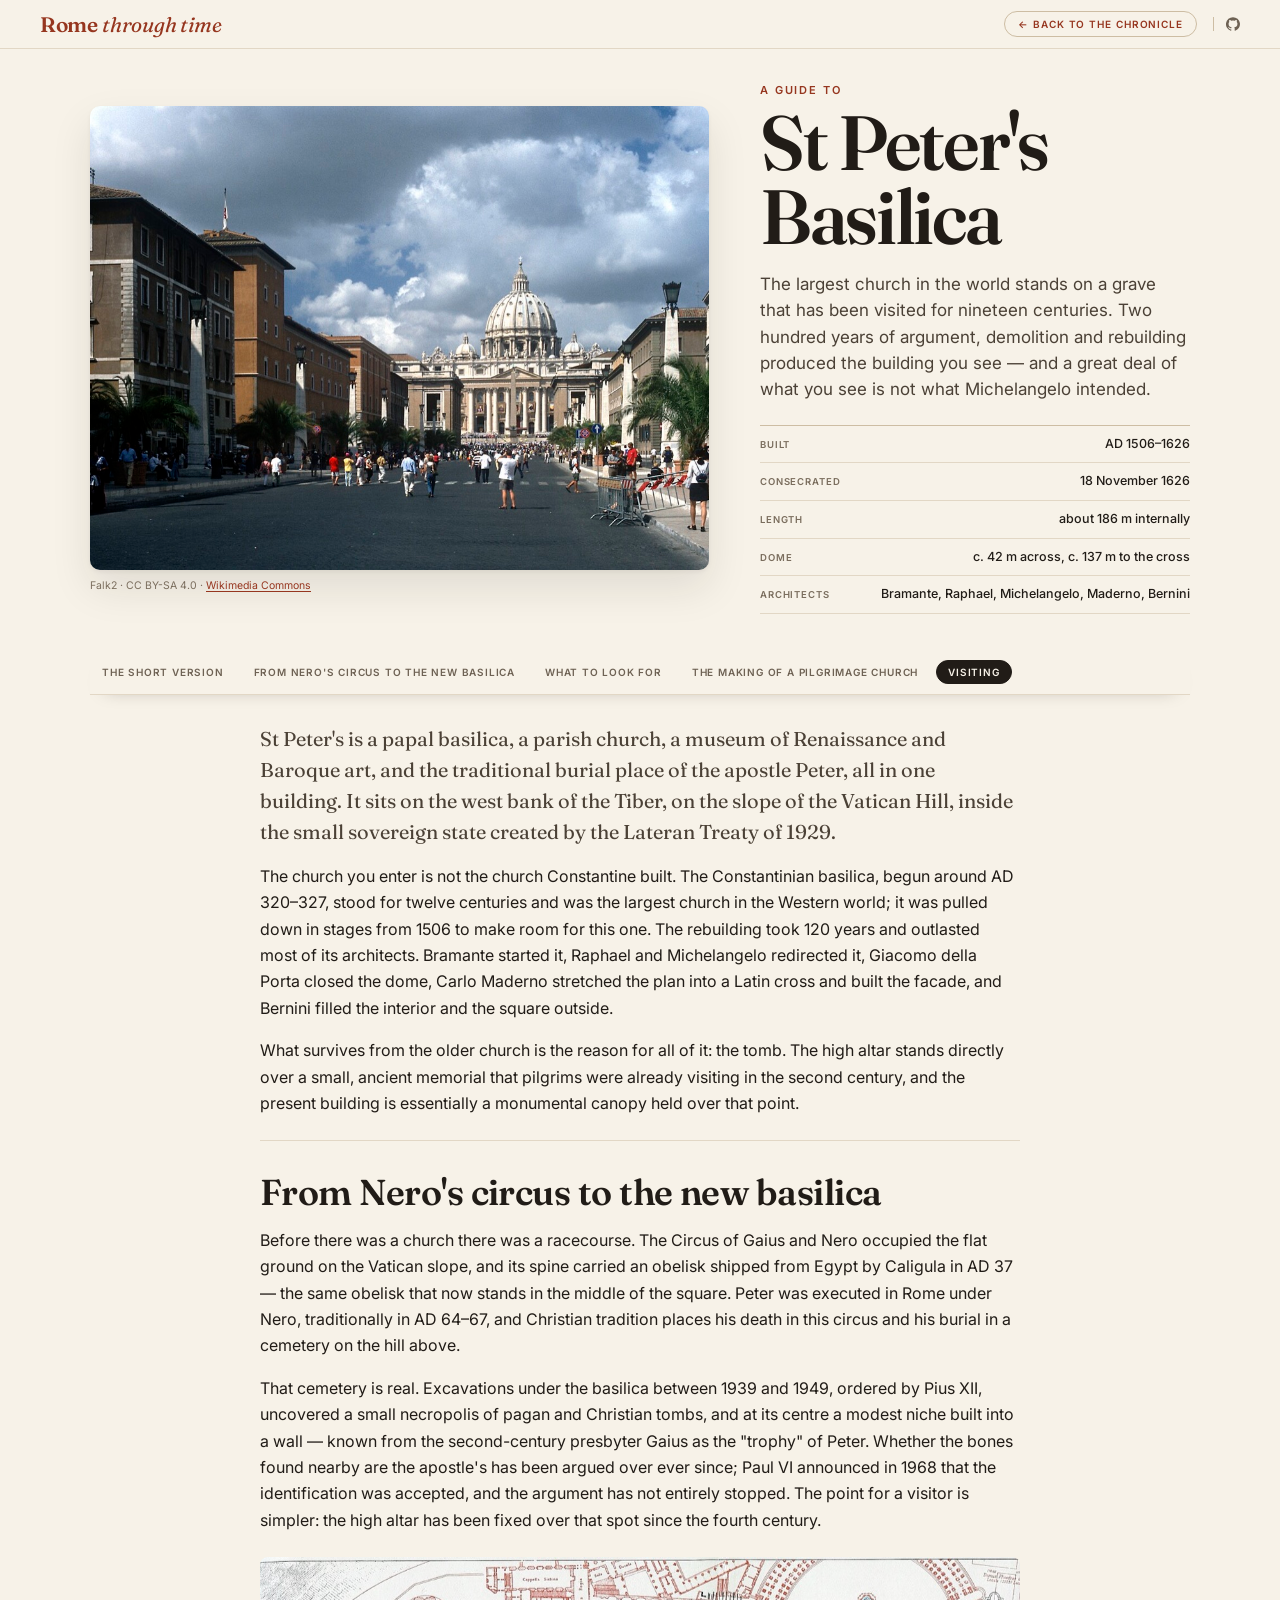
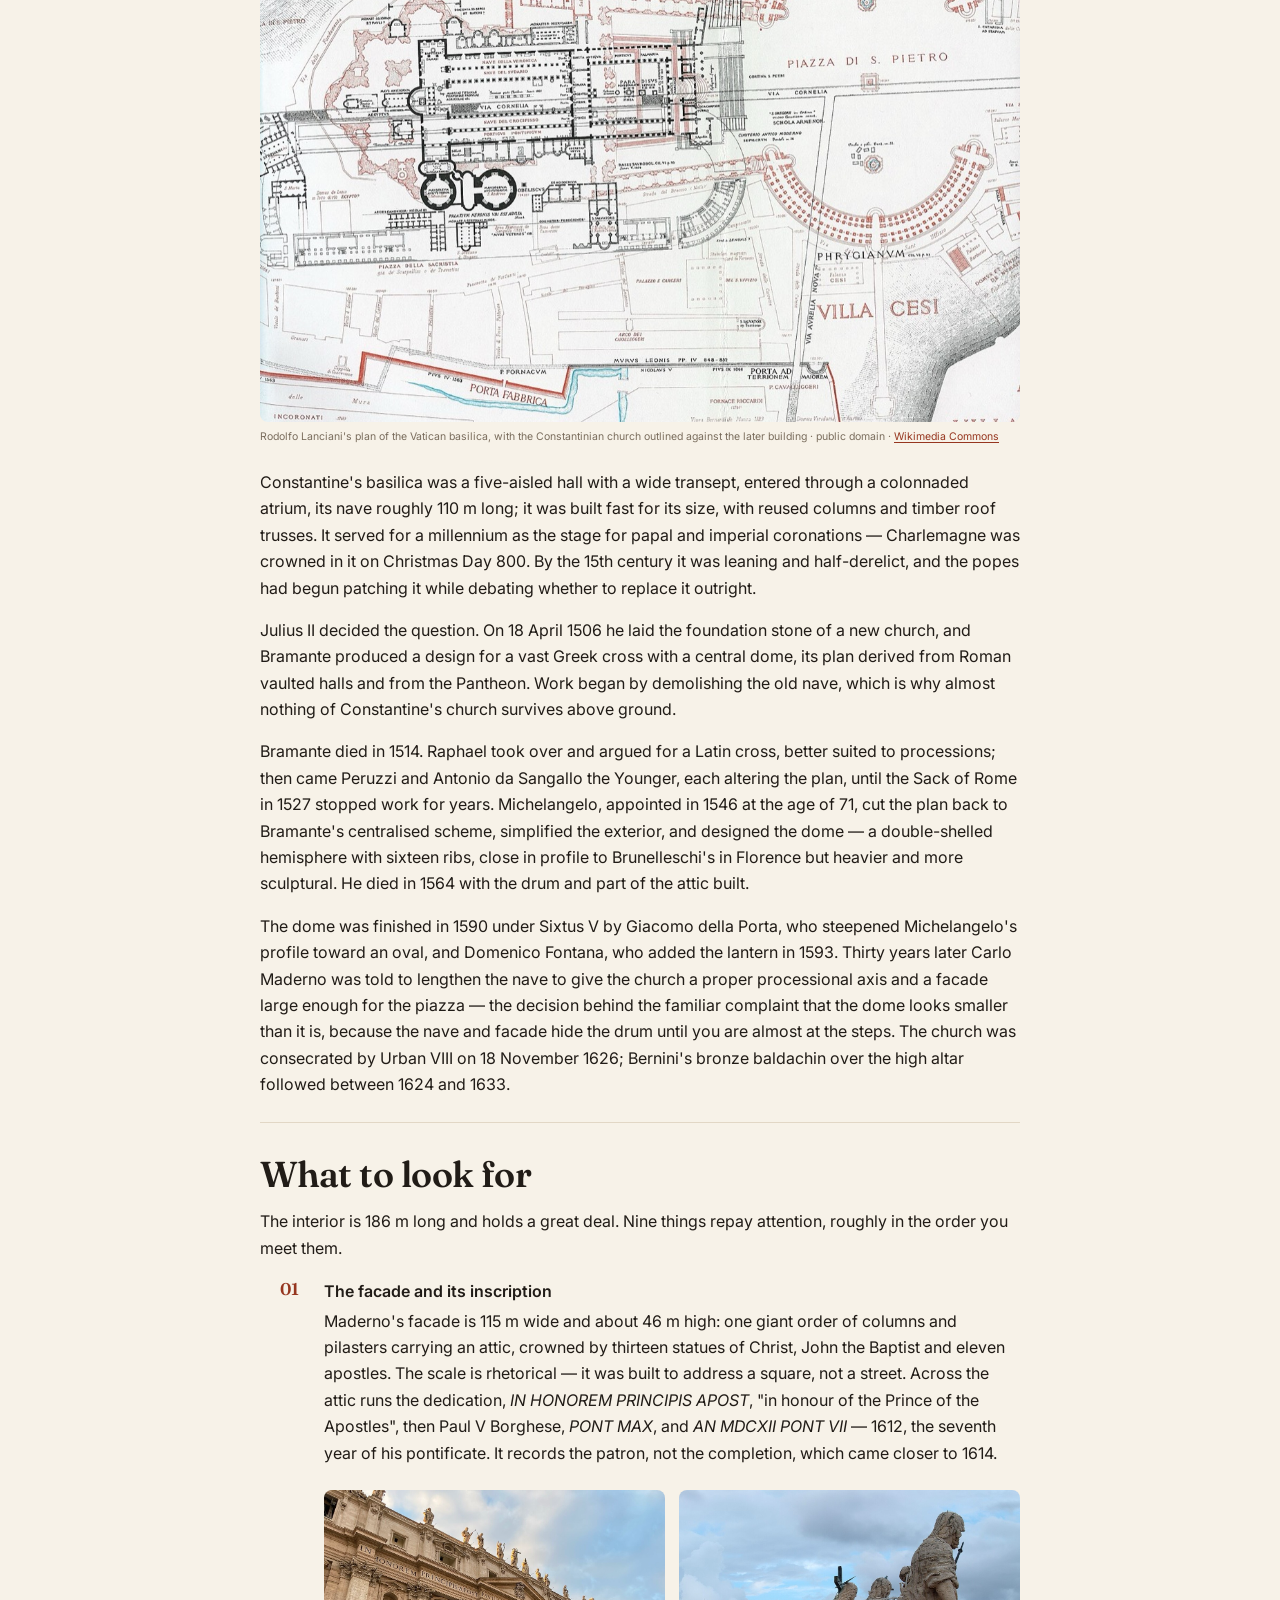
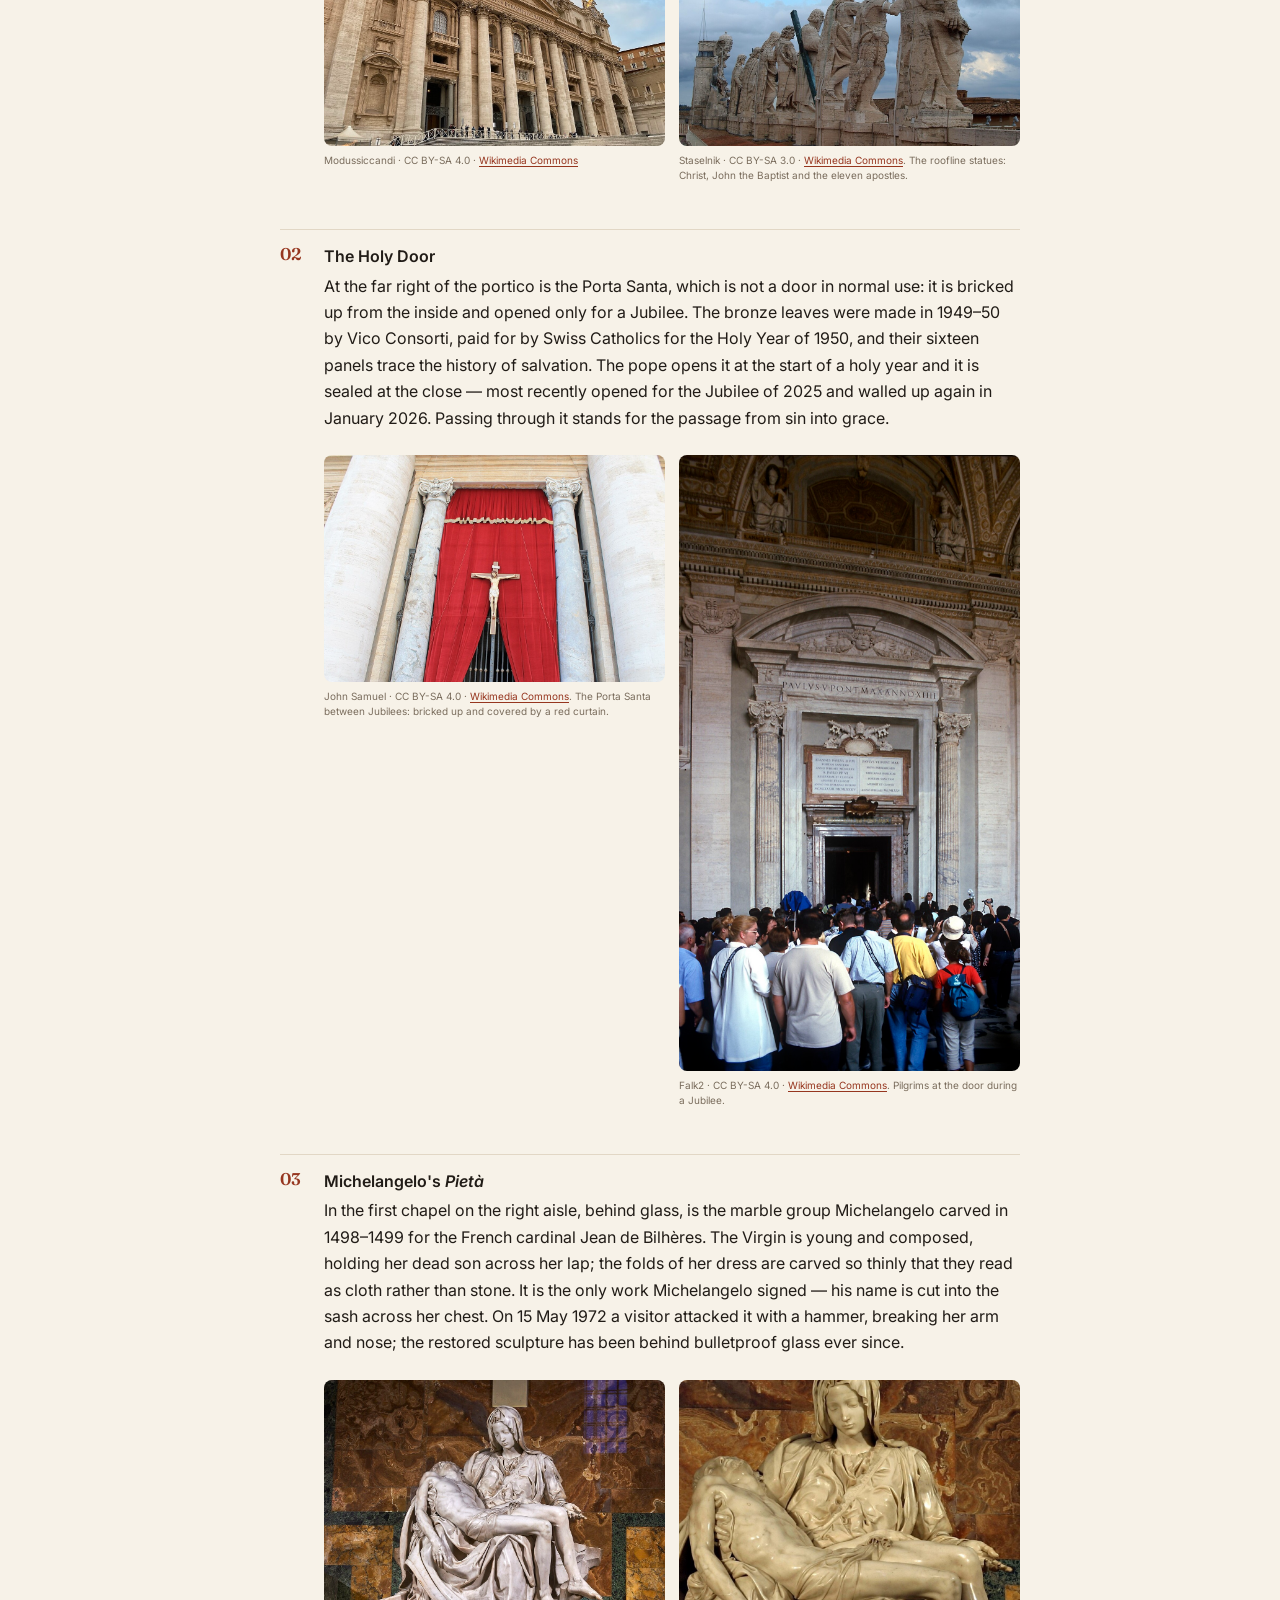
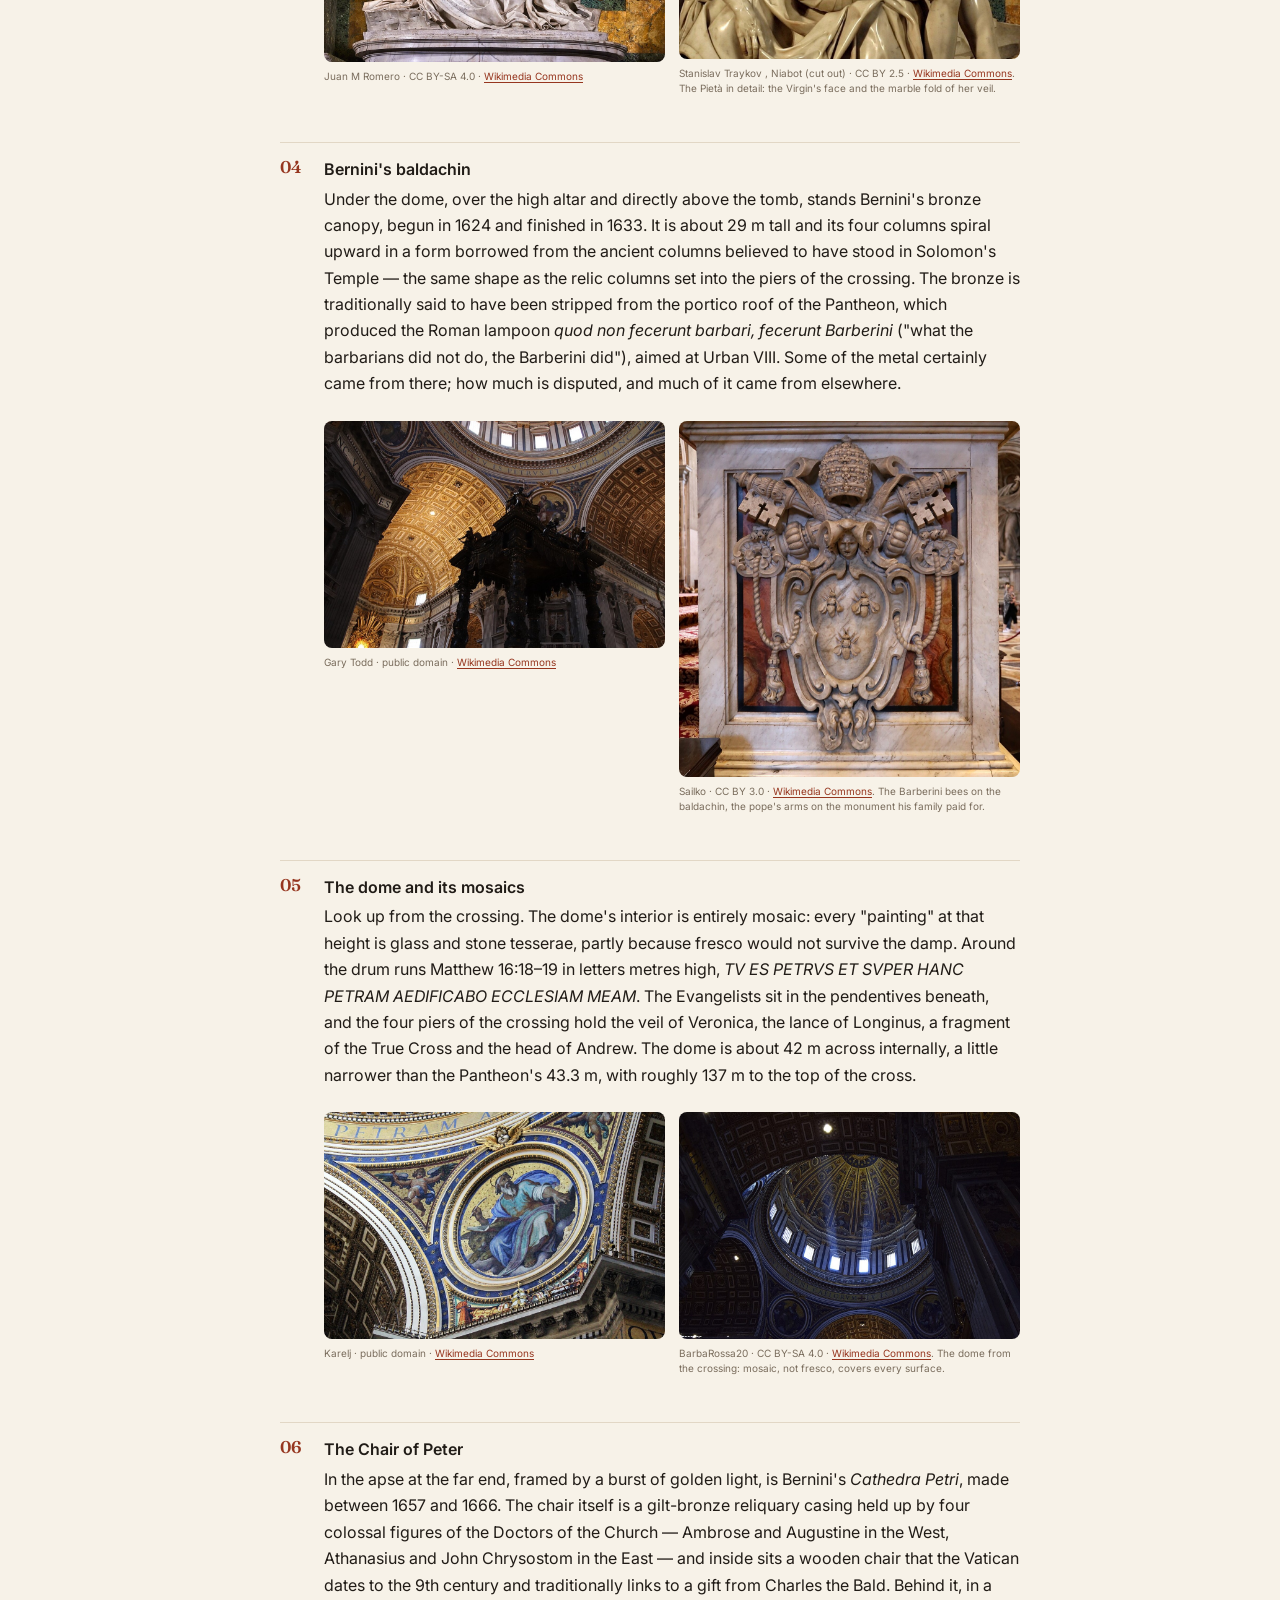
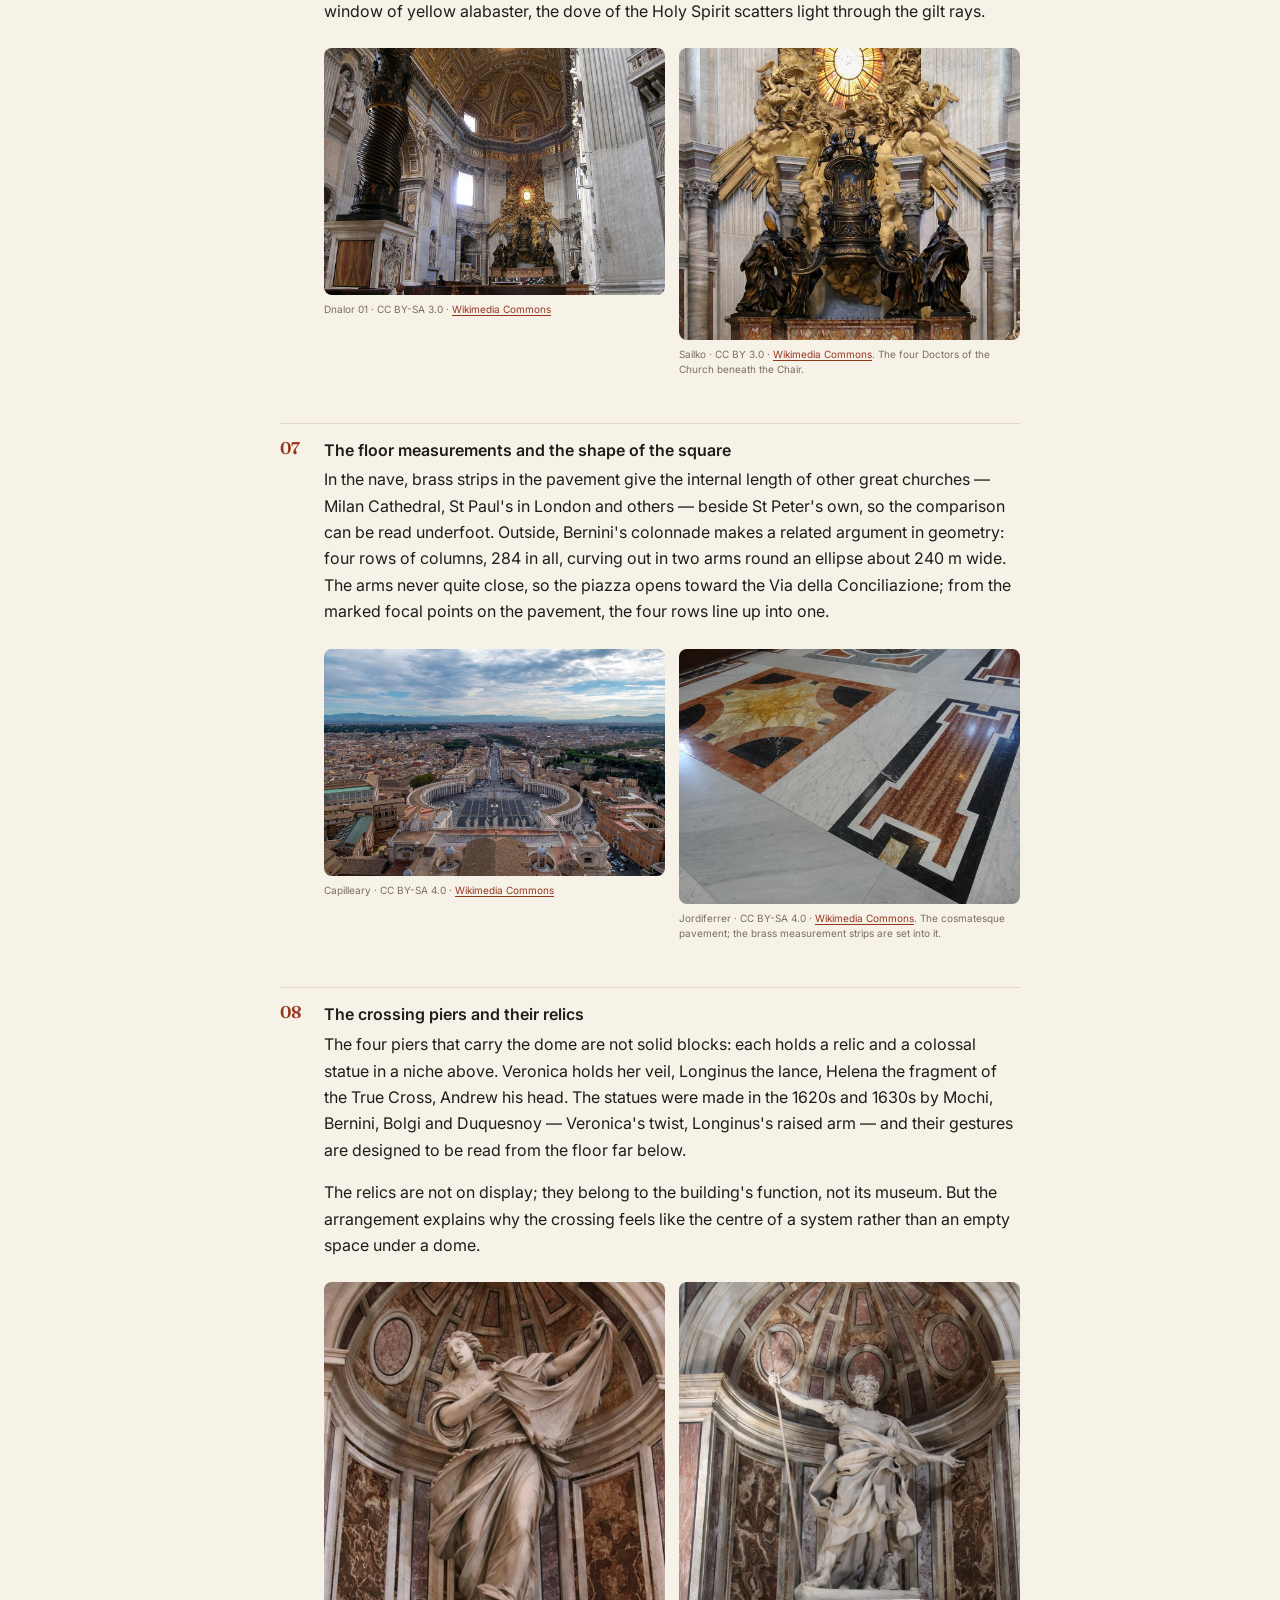
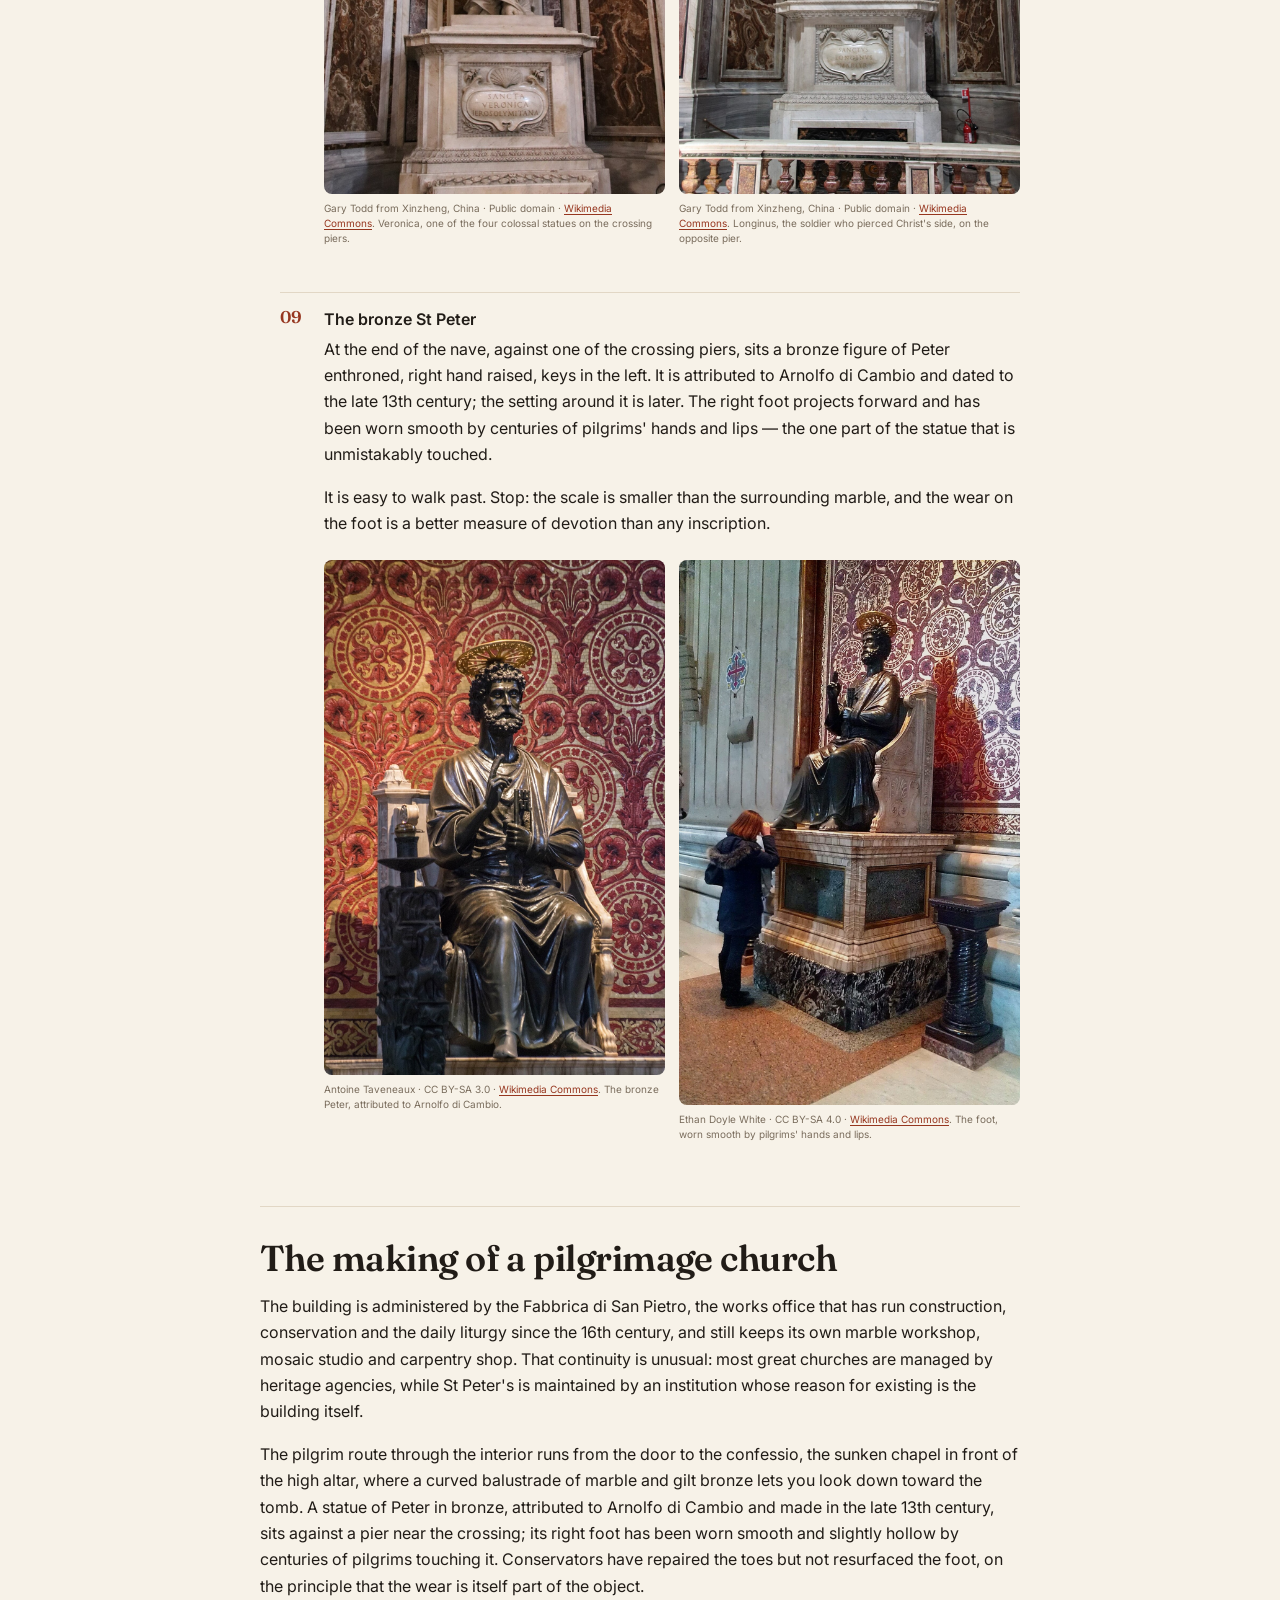
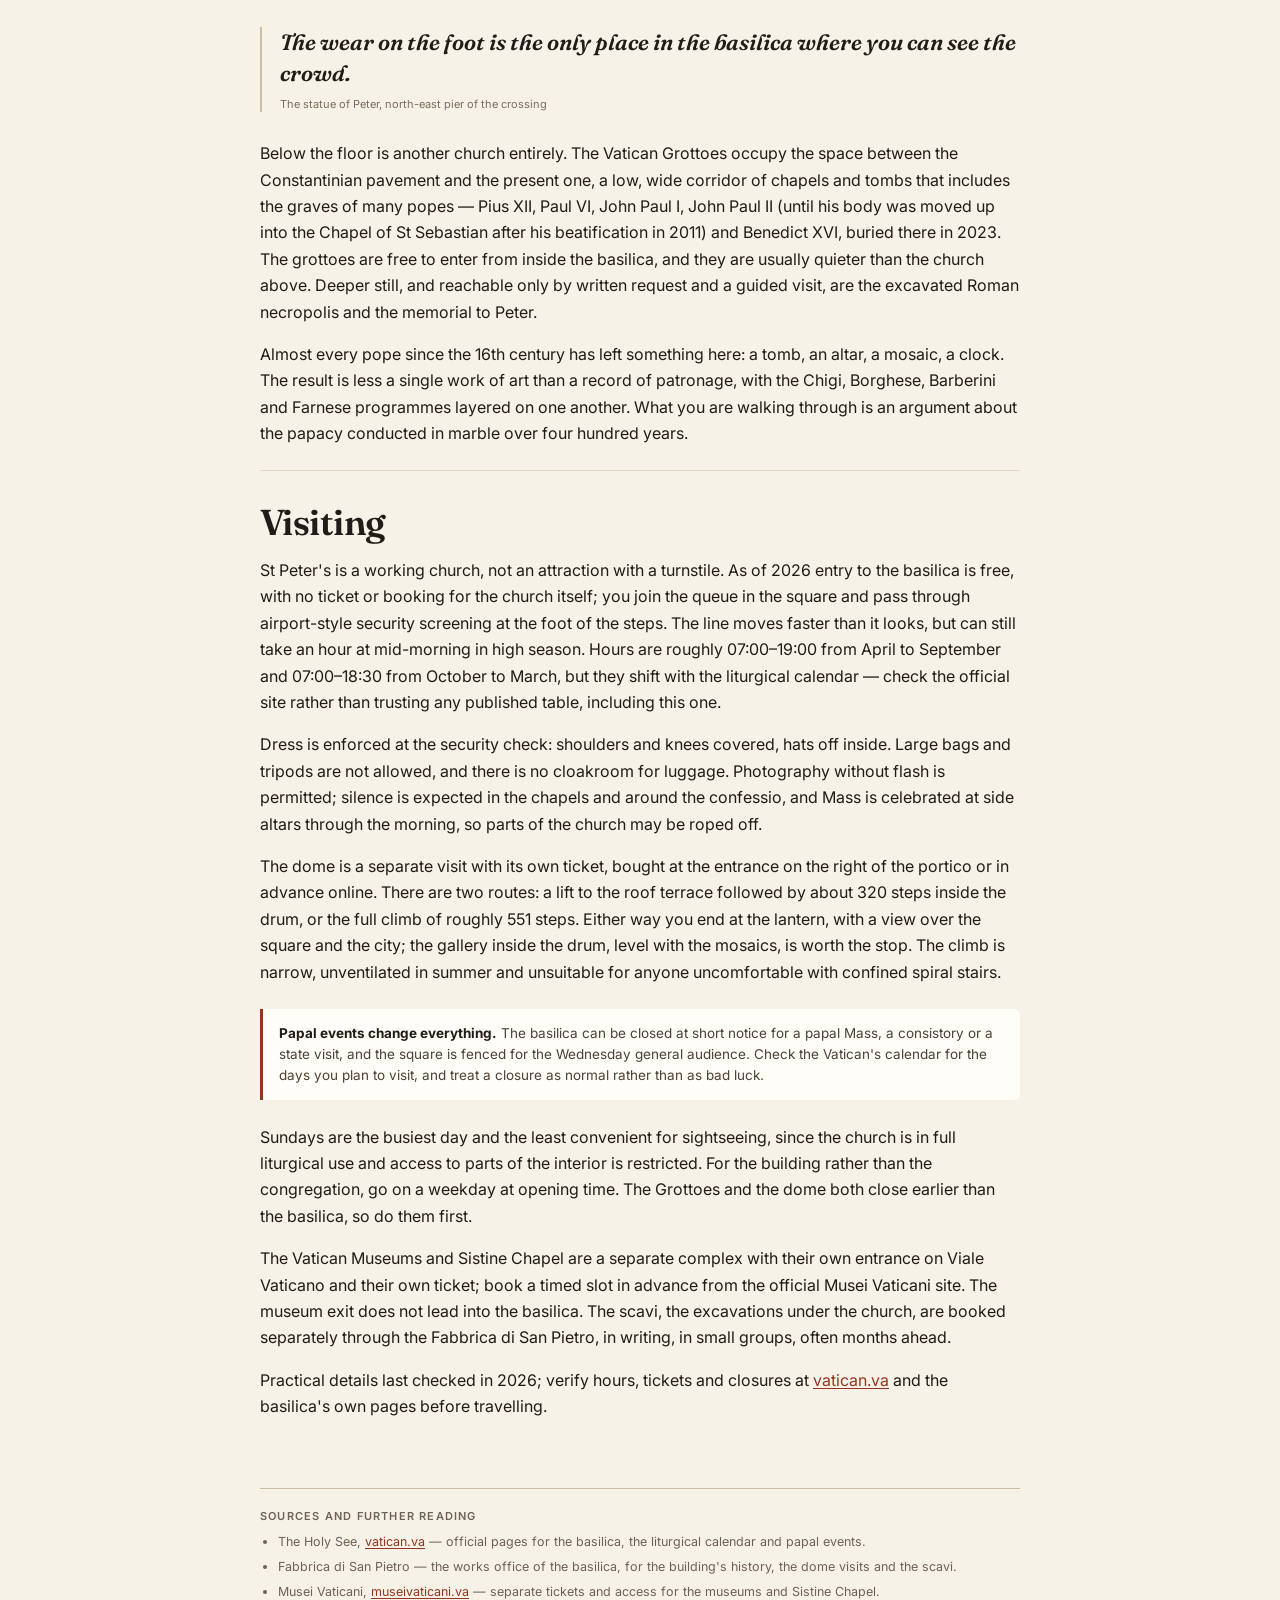
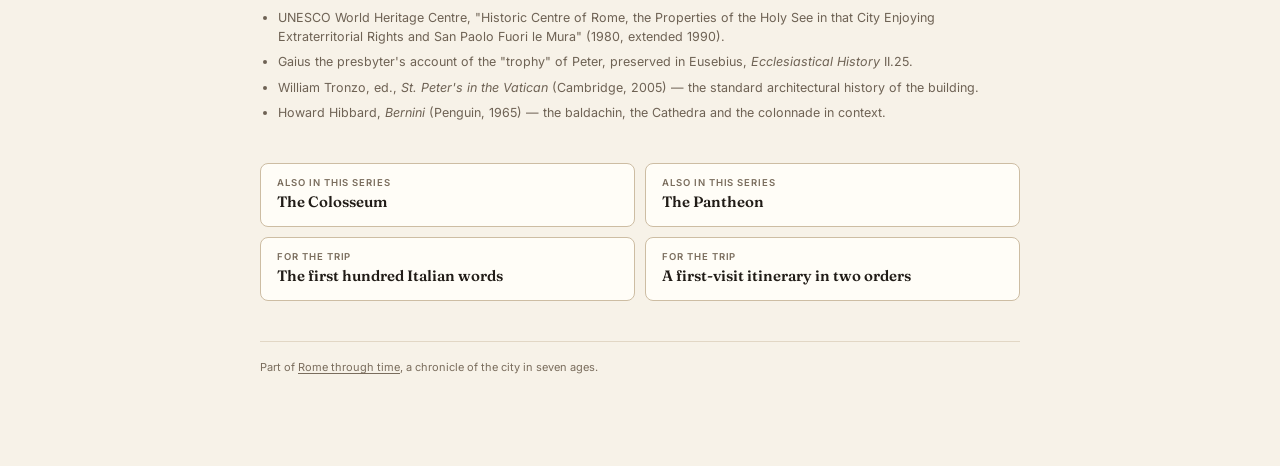
<file: st-peters.html>
<!doctype html>
<html lang="en">
<head>
<meta charset="utf-8">
<meta name="viewport" content="width=device-width, initial-scale=1">
<title>St Peter's Basilica — A guide to the Vatican basilica</title>
<meta name="description" content="How St Peter's Basilica was built over the tomb of Peter, from Nero's circus and Constantine's basilica to Michelangelo's dome, Bernini's baldachin, and what to look for inside.">
<link rel="canonical" href="https://nionis.github.io/rome-tourist/st-peters.html">
<meta property="og:type" content="website">
<meta property="og:site_name" content="Rome through time">
<meta property="og:locale" content="en_GB">
<meta property="og:title" content="St Peter's Basilica — a guide to the Vatican basilica">
<meta property="og:description" content="From Nero's circus and Constantine's basilica to Michelangelo's dome and Bernini's baldachin: how St Peter's was built, and what to look for inside.">
<meta property="og:url" content="https://nionis.github.io/rome-tourist/st-peters.html">
<meta property="og:image" content="https://nionis.github.io/rome-tourist/assets/img/og-st-peters.jpg">
<meta property="og:image:type" content="image/jpeg">
<meta property="og:image:width" content="1200">
<meta property="og:image:height" content="630">
<meta property="og:image:alt" content="St Peter's Basilica and its dome seen down Via della Conciliazione.">
<meta name="twitter:card" content="summary_large_image">
<meta name="twitter:title" content="St Peter's Basilica — a guide to the Vatican basilica">
<meta name="twitter:description" content="From Constantine's basilica to Michelangelo's dome and Bernini's baldachin: how St Peter's was built, and what to look for inside.">
<meta name="twitter:image" content="https://nionis.github.io/rome-tourist/assets/img/og-st-peters.jpg">
<meta name="twitter:image:alt" content="St Peter's Basilica and its dome seen down Via della Conciliazione.">
<meta name="color-scheme" content="light">
<link rel="preconnect" href="https://fonts.googleapis.com">
<link rel="preconnect" href="https://fonts.gstatic.com" crossorigin>
<link href="https://fonts.googleapis.com/css2?family=Fraunces:ital,opsz,wght@0,9..144,400..700;1,9..144,400..600&family=Inter:wght@400;500;600&display=swap" rel="stylesheet">
<link rel="stylesheet" href="assets/guide.css?v=10">
</head>
<body class="guide">
<a class="guide-skip" href="#content">Skip to content</a>
<header class="guide-top">
  <a class="guide-brand" href="index.html">Rome <span>through time</span></a>
  <div class="guide-top-links">
    <a class="guide-back" href="index.html#st-peters">← Back to the chronicle</a>
    <a class="repo-link" href="https://github.com/nionis/rome-tourist" aria-label="Source code on GitHub" title="Source code on GitHub"><svg viewBox="0 0 24 24" width="18" height="18" aria-hidden="true" focusable="false"><path fill="currentColor" d="M12 .3a12 12 0 0 0-3.8 23.4c.6.1.8-.3.8-.6v-2c-3.3.7-4-1.6-4-1.6-.6-1.4-1.4-1.8-1.4-1.8-1.1-.7.1-.7.1-.7 1.2.1 1.9 1.2 1.9 1.2 1 1.8 2.8 1.3 3.5 1 .1-.8.4-1.3.8-1.6-2.7-.3-5.5-1.3-5.5-5.9 0-1.3.5-2.4 1.2-3.2-.1-.3-.5-1.5.1-3.2 0 0 1-.3 3.3 1.2a11.5 11.5 0 0 1 6 0c2.3-1.5 3.3-1.2 3.3-1.2.6 1.7.2 2.9.1 3.2.8.8 1.2 1.9 1.2 3.2 0 4.6-2.8 5.6-5.5 5.9.4.4.8 1.1.8 2.2v3.3c0 .3.2.7.8.6A12 12 0 0 0 12 .3Z"/></svg></a>
  </div>
</header>
<main class="guide-main" id="content">
  <section class="guide-hero">
    <figure class="guide-hero-media">
      <img src="assets/img/guide-st-peters-hero.jpg" alt="St Peter's Basilica seen down the length of the Via della Conciliazione, its dome rising behind Carlo Maderno's facade">
      <figcaption>Falk2 · CC BY-SA 4.0 · <a href="https://commons.wikimedia.org/wiki/File:14_503_Via_della_Conciliazione,_San_Pietro.jpg">Wikimedia Commons</a></figcaption>
    </figure>
    <div class="guide-hero-copy">
      <p class="guide-kicker">A guide to</p>
      <h1>St Peter's Basilica</h1>
      <p class="guide-standfirst">The largest church in the world stands on a grave that has been visited for nineteen centuries. Two hundred years of argument, demolition and rebuilding produced the building you see — and a great deal of what you see is not what Michelangelo intended.</p>
      <ul class="guide-facts">
        <li><span>Built</span><b>AD 1506–1626</b></li>
        <li><span>Consecrated</span><b>18 November 1626</b></li>
        <li><span>Length</span><b>about 186 m internally</b></li>
        <li><span>Dome</span><b>c. 42 m across, c. 137 m to the cross</b></li>
        <li><span>Architects</span><b>Bramante, Raphael, Michelangelo, Maderno, Bernini</b></li>
      </ul>
    </div>
  </section>
  <nav class="guide-toc" aria-label="On this page">
    <a href="#short">The short version</a>
    <a href="#build">From Nero's circus to the new basilica</a>
    <a href="#look">What to look for</a>
    <a href="#stories">The making of a pilgrimage church</a>
    <a href="#visit">Visiting</a>
  </nav>
  <article class="guide-body">
    <section id="short">
      <p class="guide-lede">St Peter's is a papal basilica, a parish church, a museum of Renaissance and Baroque art, and the traditional burial place of the apostle Peter, all in one building. It sits on the west bank of the Tiber, on the slope of the Vatican Hill, inside the small sovereign state created by the Lateran Treaty of 1929.</p>
      <p>The church you enter is not the church Constantine built. The Constantinian basilica, begun around AD 320–327, stood for twelve centuries and was the largest church in the Western world; it was pulled down in stages from 1506 to make room for this one. The rebuilding took 120 years and outlasted most of its architects. Bramante started it, Raphael and Michelangelo redirected it, Giacomo della Porta closed the dome, Carlo Maderno stretched the plan into a Latin cross and built the facade, and Bernini filled the interior and the square outside.</p>
      <p>What survives from the older church is the reason for all of it: the tomb. The high altar stands directly over a small, ancient memorial that pilgrims were already visiting in the second century, and the present building is essentially a monumental canopy held over that point.</p>
    </section>

    <section id="build">
      <h2>From Nero's circus to the new basilica</h2>
      <p>Before there was a church there was a racecourse. The Circus of Gaius and Nero occupied the flat ground on the Vatican slope, and its spine carried an obelisk shipped from Egypt by Caligula in AD 37 — the same obelisk that now stands in the middle of the square. Peter was executed in Rome under Nero, traditionally in AD 64–67, and Christian tradition places his death in this circus and his burial in a cemetery on the hill above.</p>
      <p>That cemetery is real. Excavations under the basilica between 1939 and 1949, ordered by Pius XII, uncovered a small necropolis of pagan and Christian tombs, and at its centre a modest niche built into a wall — known from the second-century presbyter Gaius as the "trophy" of Peter. Whether the bones found nearby are the apostle's has been argued over ever since; Paul VI announced in 1968 that the identification was accepted, and the argument has not entirely stopped. The point for a visitor is simpler: the high altar has been fixed over that spot since the fourth century.</p>
      <figure class="guide-figure">
        <img src="assets/img/guide-st-peters-old-basilica.jpg" alt="Plan drawing by Rodolfo Lanciani showing the outline of the Constantinian basilica of St Peter overlaid on the plan of the present church">
        <figcaption>Rodolfo Lanciani's plan of the Vatican basilica, with the Constantinian church outlined against the later building · public domain · <a href="https://commons.wikimedia.org/wiki/File:Papal_Basilica_of_Saint_Peter_(Lanciani).jpg">Wikimedia Commons</a></figcaption>
      </figure>
      <p>Constantine's basilica was a five-aisled hall with a wide transept, entered through a colonnaded atrium, its nave roughly 110 m long; it was built fast for its size, with reused columns and timber roof trusses. It served for a millennium as the stage for papal and imperial coronations — Charlemagne was crowned in it on Christmas Day 800. By the 15th century it was leaning and half-derelict, and the popes had begun patching it while debating whether to replace it outright.</p>
      <p>Julius II decided the question. On 18 April 1506 he laid the foundation stone of a new church, and Bramante produced a design for a vast Greek cross with a central dome, its plan derived from Roman vaulted halls and from the Pantheon. Work began by demolishing the old nave, which is why almost nothing of Constantine's church survives above ground.</p>
      <p>Bramante died in 1514. Raphael took over and argued for a Latin cross, better suited to processions; then came Peruzzi and Antonio da Sangallo the Younger, each altering the plan, until the Sack of Rome in 1527 stopped work for years. Michelangelo, appointed in 1546 at the age of 71, cut the plan back to Bramante's centralised scheme, simplified the exterior, and designed the dome — a double-shelled hemisphere with sixteen ribs, close in profile to Brunelleschi's in Florence but heavier and more sculptural. He died in 1564 with the drum and part of the attic built.</p>
      <p>The dome was finished in 1590 under Sixtus V by Giacomo della Porta, who steepened Michelangelo's profile toward an oval, and Domenico Fontana, who added the lantern in 1593. Thirty years later Carlo Maderno was told to lengthen the nave to give the church a proper processional axis and a facade large enough for the piazza — the decision behind the familiar complaint that the dome looks smaller than it is, because the nave and facade hide the drum until you are almost at the steps. The church was consecrated by Urban VIII on 18 November 1626; Bernini's bronze baldachin over the high altar followed between 1624 and 1633.</p>
    </section>

    <section id="look">
      <h2>What to look for</h2>
      <p>The interior is 186 m long and holds a great deal. Nine things repay attention, roughly in the order you meet them.</p>
      <ol class="guide-look">
        <li>
          <h3>The facade and its inscription</h3>
          <p>Maderno's facade is 115 m wide and about 46 m high: one giant order of columns and pilasters carrying an attic, crowned by thirteen statues of Christ, John the Baptist and eleven apostles. The scale is rhetorical — it was built to address a square, not a street. Across the attic runs the dedication, <em>IN HONOREM PRINCIPIS APOST</em>, "in honour of the Prince of the Apostles", then Paul V Borghese, <em>PONT MAX</em>, and <em>AN MDCXII PONT VII</em> — 1612, the seventh year of his pontificate. It records the patron, not the completion, which came closer to 1614.</p>
          <div class="guide-figure-pair">
          <figure class="guide-figure">
            <img src="assets/img/guide-st-peters-facade.jpg" alt="Carlo Maderno's facade of St Peter's from the piazza, showing the giant order of columns, the attic inscription and the statues on the roofline" loading="lazy" decoding="async" width="1100" height="825">
            <figcaption>Modussiccandi · CC BY-SA 4.0 · <a href="https://commons.wikimedia.org/wiki/File:St_Peter%27s_Basilica_fa%C3%A7ade.jpg">Wikimedia Commons</a></figcaption>
          </figure>
          <figure class="guide-figure">
            <img src="assets/img/guide-st-peters-facade-a.jpg" alt="The row of colossal statues on the roofline of St Peter&#x27;s facade — Christ, John the Baptist and the apostles — against a cloudy sky." loading="lazy" decoding="async" width="1100" height="825">
            <figcaption>Staselnik · CC BY-SA 3.0 · <a href="https://commons.wikimedia.org/wiki/File:Statues_on_the_facade_of_Saint_Peter%27s_Basilica.jpg">Wikimedia Commons</a>. The roofline statues: Christ, John the Baptist and the eleven apostles.</figcaption>
          </figure>
        </div>
        </li>
        <li>
          <h3>The Holy Door</h3>
          <p>At the far right of the portico is the Porta Santa, which is not a door in normal use: it is bricked up from the inside and opened only for a Jubilee. The bronze leaves were made in 1949–50 by Vico Consorti, paid for by Swiss Catholics for the Holy Year of 1950, and their sixteen panels trace the history of salvation. The pope opens it at the start of a holy year and it is sealed at the close — most recently opened for the Jubilee of 2025 and walled up again in January 2026. Passing through it stands for the passage from sin into grace.</p>
          <div class="guide-figure-pair">
          <figure class="guide-figure">
            <img src="assets/img/guide-st-peters-holydoor-a.jpg" alt="The Holy Door of St Peter&#x27;s sealed behind a red curtain, with a cross mounted on the fabric." loading="lazy" decoding="async" width="1100" height="733">
            <figcaption>John Samuel · CC BY-SA 4.0 · <a href="https://commons.wikimedia.org/wiki/File:Facade_of_Saint_Peter%27s_Basilica_08.jpg">Wikimedia Commons</a>. The Porta Santa between Jubilees: bricked up and covered by a red curtain.</figcaption>
          </figure>
          <figure class="guide-figure">
            <img src="assets/img/guide-st-peters-holydoor-b.jpg" alt="Pilgrims crowding the entrance of St Peter&#x27;s Basilica at the Holy Door." loading="lazy" decoding="async" width="1100" height="1986">
            <figcaption>Falk2 · CC BY-SA 4.0 · <a href="https://commons.wikimedia.org/wiki/File:14_507e_San_Pietro,_Porta_Santa.jpg">Wikimedia Commons</a>. Pilgrims at the door during a Jubilee.</figcaption>
          </figure>
        </div>
        </li>
        <li>
          <h3>Michelangelo's <em>Pietà</em></h3>
          <p>In the first chapel on the right aisle, behind glass, is the marble group Michelangelo carved in 1498–1499 for the French cardinal Jean de Bilhères. The Virgin is young and composed, holding her dead son across her lap; the folds of her dress are carved so thinly that they read as cloth rather than stone. It is the only work Michelangelo signed — his name is cut into the sash across her chest. On 15 May 1972 a visitor attacked it with a hammer, breaking her arm and nose; the restored sculpture has been behind bulletproof glass ever since.</p>
          <div class="guide-figure-pair">
          <figure class="guide-figure">
            <img src="assets/img/guide-st-peters-pieta.jpg" alt="Michelangelo's marble Pietà in its chapel, the Virgin holding the dead Christ, behind glass" loading="lazy" decoding="async" width="1100" height="911">
            <figcaption>Juan M Romero · CC BY-SA 4.0 · <a href="https://commons.wikimedia.org/wiki/File:Michelangelo%27s_Piet%C3%A0,_St_Peter%27s_Basilica_(1498%E2%80%9399).jpg">Wikimedia Commons</a></figcaption>
          </figure>
          <figure class="guide-figure">
            <img src="assets/img/guide-st-peters-pieta-a.jpg" alt="Detail of Michelangelo&#x27;s Pietà: the Virgin&#x27;s face and the dead Christ&#x27;s arm, the marble polished and veined." loading="lazy" decoding="async" width="1100" height="900">
            <figcaption>Stanislav Traykov , Niabot (cut out) · CC BY 2.5 · <a href="https://commons.wikimedia.org/wiki/File:Michelangelo%27s_Pieta_5450_cut_out_detalle.jpg">Wikimedia Commons</a>. The Pietà in detail: the Virgin's face and the marble fold of her veil.</figcaption>
          </figure>
        </div>
        </li>
        <li>
          <h3>Bernini's baldachin</h3>
          <p>Under the dome, over the high altar and directly above the tomb, stands Bernini's bronze canopy, begun in 1624 and finished in 1633. It is about 29 m tall and its four columns spiral upward in a form borrowed from the ancient columns believed to have stood in Solomon's Temple — the same shape as the relic columns set into the piers of the crossing. The bronze is traditionally said to have been stripped from the portico roof of the Pantheon, which produced the Roman lampoon <em>quod non fecerunt barbari, fecerunt Barberini</em> ("what the barbarians did not do, the Barberini did"), aimed at Urban VIII. Some of the metal certainly came from there; how much is disputed, and much of it came from elsewhere.</p>
          <div class="guide-figure-pair">
          <figure class="guide-figure">
            <img src="assets/img/guide-st-peters-baldachin.jpg" alt="Bernini's bronze baldachin with twisted columns under the dome, with the gilded coffered vault and the dome inscription above" loading="lazy" decoding="async" width="1100" height="733">
            <figcaption>Gary Todd · public domain · <a href="https://commons.wikimedia.org/wiki/File:St._Peter%27s_Basilica,_St._Peter%27s_Baldachin_(Bronze_Canopy_over_the_High_Altar),_1623-1634_(48466540897).jpg">Wikimedia Commons</a></figcaption>
          </figure>
          <figure class="guide-figure">
            <img src="assets/img/guide-st-peters-baldachin-a.jpg" alt="The Barberini coat of arms — three bees — on the bronze base of Bernini&#x27;s baldachin." loading="lazy" decoding="async" width="1100" height="1148">
            <figcaption>Sailko · CC BY 3.0 · <a href="https://commons.wikimedia.org/wiki/File:Baldacchino_di_san_pietro,_stemma_barberini.jpg">Wikimedia Commons</a>. The Barberini bees on the baldachin, the pope's arms on the monument his family paid for.</figcaption>
          </figure>
        </div>
        </li>
        <li>
          <h3>The dome and its mosaics</h3>
          <p>Look up from the crossing. The dome's interior is entirely mosaic: every "painting" at that height is glass and stone tesserae, partly because fresco would not survive the damp. Around the drum runs Matthew 16:18–19 in letters metres high, <em>TV ES PETRVS ET SVPER HANC PETRAM AEDIFICABO ECCLESIAM MEAM</em>. The Evangelists sit in the pendentives beneath, and the four piers of the crossing hold the veil of Veronica, the lance of Longinus, a fragment of the True Cross and the head of Andrew. The dome is about 42 m across internally, a little narrower than the Pantheon's 43.3 m, with roughly 137 m to the top of the cross.</p>
          <div class="guide-figure-pair">
          <figure class="guide-figure">
            <img src="assets/img/guide-st-peters-dome-mosaic.jpg" alt="Mosaic of an Evangelist with his symbol in a pendentive beneath the dome of St Peter's, framed by a blue starry border" loading="lazy" decoding="async" width="1100" height="733">
            <figcaption>Karelj · public domain · <a href="https://commons.wikimedia.org/wiki/File:Sv_Petr_Vatican_interier_5.jpg">Wikimedia Commons</a></figcaption>
          </figure>
          <figure class="guide-figure">
            <img src="assets/img/guide-st-peters-dome-a.jpg" alt="The interior of St Peter&#x27;s dome, the mosaic-covered cupola rising to the lantern, with the drum windows letting in light." loading="lazy" decoding="async" width="1100" height="733">
            <figcaption>BarbaRossa20 · CC BY-SA 4.0 · <a href="https://commons.wikimedia.org/wiki/File:Cupola_di_San_Pietro_interno.jpg">Wikimedia Commons</a>. The dome from the crossing: mosaic, not fresco, covers every surface.</figcaption>
          </figure>
        </div>
        </li>
        <li>
          <h3>The Chair of Peter</h3>
          <p>In the apse at the far end, framed by a burst of golden light, is Bernini's <em>Cathedra Petri</em>, made between 1657 and 1666. The chair itself is a gilt-bronze reliquary casing held up by four colossal figures of the Doctors of the Church — Ambrose and Augustine in the West, Athanasius and John Chrysostom in the East — and inside sits a wooden chair that the Vatican dates to the 9th century and traditionally links to a gift from Charles the Bald. Behind it, in a window of yellow alabaster, the dove of the Holy Spirit scatters light through the gilt rays.</p>
          <div class="guide-figure-pair">
          <figure class="guide-figure">
            <img src="assets/img/guide-st-peters-cathedra.jpg" alt="Bernini's Cathedra Petri in the apse, the gilded throne with the alabaster window of the Holy Spirit above it" loading="lazy" decoding="async" width="1100" height="795">
            <figcaption>Dnalor 01 · CC BY-SA 3.0 · <a href="https://commons.wikimedia.org/wiki/File:Rom,_Vatikan,_Petersdom,_Cathedra_Petri_(Bernini).jpg">Wikimedia Commons</a></figcaption>
          </figure>
          <figure class="guide-figure">
            <img src="assets/img/guide-st-peters-cathedra-a.jpg" alt="The Doctors of the Church supporting Bernini&#x27;s Cathedra Petri, the gilt figures ranged beneath the throne." loading="lazy" decoding="async" width="1100" height="939">
            <figcaption>Sailko · CC BY 3.0 · <a href="https://commons.wikimedia.org/wiki/File:Gialorenzo_bernini,_cattedra_di_san_pietro,_1656-65,_04_dottori_della_chiesa.jpg">Wikimedia Commons</a>. The four Doctors of the Church beneath the Chair.</figcaption>
          </figure>
        </div>
        </li>
        <li>
          <h3>The floor measurements and the shape of the square</h3>
          <p>In the nave, brass strips in the pavement give the internal length of other great churches — Milan Cathedral, St Paul's in London and others — beside St Peter's own, so the comparison can be read underfoot. Outside, Bernini's colonnade makes a related argument in geometry: four rows of columns, 284 in all, curving out in two arms round an ellipse about 240 m wide. The arms never quite close, so the piazza opens toward the Via della Conciliazione; from the marked focal points on the pavement, the four rows line up into one.</p>
          <div class="guide-figure-pair">
          <figure class="guide-figure">
            <img src="assets/img/guide-st-peters-piazza.jpg" alt="Aerial view from the dome of St Peter's showing the elliptical colonnade enclosing the square, the obelisk on axis, and the Via della Conciliazione beyond" loading="lazy" decoding="async" width="1100" height="733">
            <figcaption>Capilleary · CC BY-SA 4.0 · <a href="https://commons.wikimedia.org/wiki/File:St._Peter%27s_Square_from_the_top_of_Michelangelo%27s_Dome.jpg">Wikimedia Commons</a></figcaption>
          </figure>
          <figure class="guide-figure">
            <img src="assets/img/guide-st-peters-floor-a.jpg" alt="The inlaid marble floor of St Peter&#x27;s nave, with a geometric pattern of coloured stone." loading="lazy" decoding="async" width="1100" height="825">
            <figcaption>Jordiferrer · CC BY-SA 4.0 · <a href="https://commons.wikimedia.org/wiki/File:Saint_Peter%27s_Basilica_2016_-_007.jpg">Wikimedia Commons</a>. The cosmatesque pavement; the brass measurement strips are set into it.</figcaption>
          </figure>
        </div>
        </li>
        <li>
          <h3>The crossing piers and their relics</h3>
          <p>The four piers that carry the dome are not solid blocks: each holds a relic and a colossal statue in a niche above. Veronica holds her veil, Longinus the lance, Helena the fragment of the True Cross, Andrew his head. The statues were made in the 1620s and 1630s by Mochi, Bernini, Bolgi and Duquesnoy — Veronica's twist, Longinus's raised arm — and their gestures are designed to be read from the floor far below.</p>
          <p>The relics are not on display; they belong to the building's function, not its museum. But the arrangement explains why the crossing feels like the centre of a system rather than an empty space under a dome.</p>
          <div class="guide-figure-pair">
          <figure class="guide-figure">
            <img src="assets/img/guide-st-peters-pier-a.jpg" alt="Francesco Mochi&#x27;s statue of Saint Veronica in her niche on a crossing pier, her veil held out." loading="lazy" decoding="async" width="1100" height="1650">
            <figcaption>Gary Todd from Xinzheng, China · Public domain · <a href="https://commons.wikimedia.org/wiki/File:St._Peter%27s_Basilica,_Statue_of_Saint_Veronica_by_Francesco_Mochi_(48466395626).jpg">Wikimedia Commons</a>. Veronica, one of the four colossal statues on the crossing piers.</figcaption>
          </figure>
          <figure class="guide-figure">
            <img src="assets/img/guide-st-peters-pier-b.jpg" alt="Bernini&#x27;s statue of Saint Longinus in its niche, the lance raised in his hand." loading="lazy" decoding="async" width="1100" height="1650">
            <figcaption>Gary Todd from Xinzheng, China · Public domain · <a href="https://commons.wikimedia.org/wiki/File:St._Peter%27s_Basilica,_Statue_of_St._Longinus,_the_Centurian_who_Pierced_Jesus%27_Side_with_a_Spear_(48466473841).jpg">Wikimedia Commons</a>. Longinus, the soldier who pierced Christ's side, on the opposite pier.</figcaption>
          </figure>
        </div>
        </li>
        <li>
          <h3>The bronze St Peter</h3>
          <p>At the end of the nave, against one of the crossing piers, sits a bronze figure of Peter enthroned, right hand raised, keys in the left. It is attributed to Arnolfo di Cambio and dated to the late 13th century; the setting around it is later. The right foot projects forward and has been worn smooth by centuries of pilgrims' hands and lips — the one part of the statue that is unmistakably touched.</p>
          <p>It is easy to walk past. Stop: the scale is smaller than the surrounding marble, and the wear on the foot is a better measure of devotion than any inscription.</p>
          <div class="guide-figure-pair">
          <figure class="guide-figure">
            <img src="assets/img/guide-st-peters-bronze-a.jpg" alt="The bronze statue of Saint Peter enthroned, right hand raised and keys in the left, against a red marble niche." loading="lazy" decoding="async" width="1100" height="1661">
            <figcaption>Antoine Taveneaux · CC BY-SA 3.0 · <a href="https://commons.wikimedia.org/wiki/File:Statue_of_Saint_Peter_by_Arnolfo_di_Cambio_01.jpg">Wikimedia Commons</a>. The bronze Peter, attributed to Arnolfo di Cambio.</figcaption>
          </figure>
          <figure class="guide-figure">
            <img src="assets/img/guide-st-peters-bronze-b.jpg" alt="A pilgrim touching the worn foot of the bronze statue of Saint Peter." loading="lazy" decoding="async" width="1100" height="1758">
            <figcaption>Ethan Doyle White · CC BY-SA 4.0 · <a href="https://commons.wikimedia.org/wiki/File:Pilgrim_at_St_Peter_Enthroned.jpg">Wikimedia Commons</a>. The foot, worn smooth by pilgrims' hands and lips.</figcaption>
          </figure>
        </div>
        </li>
      </ol>
    </section>

    <section id="stories">
      <h2>The making of a pilgrimage church</h2>
      <p>The building is administered by the Fabbrica di San Pietro, the works office that has run construction, conservation and the daily liturgy since the 16th century, and still keeps its own marble workshop, mosaic studio and carpentry shop. That continuity is unusual: most great churches are managed by heritage agencies, while St Peter's is maintained by an institution whose reason for existing is the building itself.</p>
      <p>The pilgrim route through the interior runs from the door to the confessio, the sunken chapel in front of the high altar, where a curved balustrade of marble and gilt bronze lets you look down toward the tomb. A statue of Peter in bronze, attributed to Arnolfo di Cambio and made in the late 13th century, sits against a pier near the crossing; its right foot has been worn smooth and slightly hollow by centuries of pilgrims touching it. Conservators have repaired the toes but not resurfaced the foot, on the principle that the wear is itself part of the object.</p>
      <blockquote class="guide-pull">The wear on the foot is the only place in the basilica where you can see the crowd.<cite>The statue of Peter, north-east pier of the crossing</cite></blockquote>
      <p>Below the floor is another church entirely. The Vatican Grottoes occupy the space between the Constantinian pavement and the present one, a low, wide corridor of chapels and tombs that includes the graves of many popes — Pius XII, Paul VI, John Paul I, John Paul II (until his body was moved up into the Chapel of St Sebastian after his beatification in 2011) and Benedict XVI, buried there in 2023. The grottoes are free to enter from inside the basilica, and they are usually quieter than the church above. Deeper still, and reachable only by written request and a guided visit, are the excavated Roman necropolis and the memorial to Peter.</p>
      <p>Almost every pope since the 16th century has left something here: a tomb, an altar, a mosaic, a clock. The result is less a single work of art than a record of patronage, with the Chigi, Borghese, Barberini and Farnese programmes layered on one another. What you are walking through is an argument about the papacy conducted in marble over four hundred years.</p>
    </section>

    <section id="visit">
      <h2>Visiting</h2>
      <p>St Peter's is a working church, not an attraction with a turnstile. As of 2026 entry to the basilica is free, with no ticket or booking for the church itself; you join the queue in the square and pass through airport-style security screening at the foot of the steps. The line moves faster than it looks, but can still take an hour at mid-morning in high season. Hours are roughly 07:00–19:00 from April to September and 07:00–18:30 from October to March, but they shift with the liturgical calendar — check the official site rather than trusting any published table, including this one.</p>
      <p>Dress is enforced at the security check: shoulders and knees covered, hats off inside. Large bags and tripods are not allowed, and there is no cloakroom for luggage. Photography without flash is permitted; silence is expected in the chapels and around the confessio, and Mass is celebrated at side altars through the morning, so parts of the church may be roped off.</p>
      <p>The dome is a separate visit with its own ticket, bought at the entrance on the right of the portico or in advance online. There are two routes: a lift to the roof terrace followed by about 320 steps inside the drum, or the full climb of roughly 551 steps. Either way you end at the lantern, with a view over the square and the city; the gallery inside the drum, level with the mosaics, is worth the stop. The climb is narrow, unventilated in summer and unsuitable for anyone uncomfortable with confined spiral stairs.</p>
      <aside class="guide-note"><b>Papal events change everything.</b> The basilica can be closed at short notice for a papal Mass, a consistory or a state visit, and the square is fenced for the Wednesday general audience. Check the Vatican's calendar for the days you plan to visit, and treat a closure as normal rather than as bad luck.</aside>
      <p>Sundays are the busiest day and the least convenient for sightseeing, since the church is in full liturgical use and access to parts of the interior is restricted. For the building rather than the congregation, go on a weekday at opening time. The Grottoes and the dome both close earlier than the basilica, so do them first.</p>
      <p>The Vatican Museums and Sistine Chapel are a separate complex with their own entrance on Viale Vaticano and their own ticket; book a timed slot in advance from the official Musei Vaticani site. The museum exit does not lead into the basilica. The scavi, the excavations under the church, are booked separately through the Fabbrica di San Pietro, in writing, in small groups, often months ahead.</p>
      <p>Practical details last checked in 2026; verify hours, tickets and closures at <a href="https://www.vatican.va/">vatican.va</a> and the basilica's own pages before travelling.</p>
    </section>
  </article>
  <section class="guide-sources" aria-label="Sources">
    <h2>Sources and further reading</h2>
    <ul>
      <li>The Holy See, <a href="https://www.vatican.va/">vatican.va</a> — official pages for the basilica, the liturgical calendar and papal events.</li>
      <li>Fabbrica di San Pietro — the works office of the basilica, for the building's history, the dome visits and the scavi.</li>
      <li>Musei Vaticani, <a href="https://www.museivaticani.va/">museivaticani.va</a> — separate tickets and access for the museums and Sistine Chapel.</li>
      <li>UNESCO World Heritage Centre, "Historic Centre of Rome, the Properties of the Holy See in that City Enjoying Extraterritorial Rights and San Paolo Fuori le Mura" (1980, extended 1990).</li>
      <li>Gaius the presbyter's account of the "trophy" of Peter, preserved in Eusebius, <em>Ecclesiastical History</em> II.25.</li>
      <li>William Tronzo, ed., <em>St. Peter's in the Vatican</em> (Cambridge, 2005) — the standard architectural history of the building.</li>
      <li>Howard Hibbard, <em>Bernini</em> (Penguin, 1965) — the baldachin, the Cathedra and the colonnade in context.</li>
    </ul>
  </section>
  <nav class="guide-more" aria-label="More guides">
    <a href="colosseum.html"><span>Also in this series</span>The Colosseum</a>
    <a href="pantheon.html"><span>Also in this series</span>The Pantheon</a>
    <a href="italian.html"><span>For the trip</span>The first hundred Italian words</a>
    <a href="itinerary.html"><span>For the trip</span>A first-visit itinerary in two orders</a>
  </nav>
  <footer class="guide-foot">Part of <a href="index.html">Rome through time</a>, a chronicle of the city in seven ages.</footer>
</main>
<script src="assets/guide.js?v=2"></script>
</body>
</html>
</file>
<file: assets/guide.css>
/* Rome through time - long-form guide pages */

:root {
  --paper: #f7f2e8;
  --card: #fffdf7;
  --ink: #211c17;
  --ink-soft: #4b4136;
  --muted: #6e6254;
  --faint: #7a6d5d;
  --line: #e2d7c5;
  --line-strong: #cdbda3;
  --accent: #96361f;
  --shadow-md: 0 2px 4px rgba(33, 28, 23, .05), 0 18px 40px rgba(33, 28, 23, .10);
  --serif: "Fraunces", "Iowan Old Style", "Palatino Linotype", Georgia, serif;
  --sans: "Inter", system-ui, -apple-system, "Segoe UI", Helvetica, Arial, sans-serif;
}

* { box-sizing: border-box; }

html { scroll-behavior: smooth; scroll-padding-top: 64px; }

body.guide {
  margin: 0;
  background: var(--paper);
  color: var(--ink);
  font: 400 16px/1.65 var(--sans);
  -webkit-font-smoothing: antialiased;
  text-rendering: optimizeLegibility;
}

.guide a { color: var(--accent); text-underline-offset: 2px; }

.guide img { display: block; max-width: 100%; }

.guide-skip {
  position: absolute;
  left: 12px;
  top: -60px;
  z-index: 100;
  padding: 10px 14px;
  background: var(--ink);
  color: var(--paper);
  border-radius: 6px;
  font: 600 12px/1 var(--sans);
  text-decoration: none;
}

.guide-skip:focus { top: 12px; }

/* ---------- top bar ---------- */

.guide-top {
  position: relative;
  display: flex;
  align-items: center;
  justify-content: space-between;
  gap: 20px;
  padding: 11px clamp(16px, 4vw, 40px);
  background: var(--paper);
  border-bottom: 1px solid var(--line);
}

.guide-brand {
  font: 600 21px/1 var(--serif);
  letter-spacing: -.015em;
  color: var(--ink);
  text-decoration: none;
  white-space: nowrap;
}

.guide-brand span { color: var(--accent); font-style: italic; font-weight: 400; }

.guide-back {
  padding: 7px 13px;
  border: 1px solid var(--line-strong);
  border-radius: 999px;
  font: 600 10px/1 var(--sans);
  letter-spacing: .09em;
  text-transform: uppercase;
  text-decoration: none;
  color: var(--ink-soft);
  white-space: nowrap;
}

.guide-back:hover { background: var(--card); border-color: var(--ink-soft); }

.guide-top-links {
  display: flex;
  align-items: center;
  flex-shrink: 0;
}

.guide .repo-link {
  display: inline-flex;
  align-items: center;
  height: 24px;
  color: var(--muted);
  transition: color .15s ease;
}

.guide .repo-link::before {
  content: "";
  width: 1px;
  height: 14px;
  margin: 0 12px 0 16px;
  background: var(--line-strong);
}

.guide .repo-link svg { display: block; width: 14px; height: 14px; }

.guide .repo-link:hover { color: var(--ink); }

/* ---------- hero ---------- */

.guide-main {
  max-width: 1180px;
  margin: 0 auto;
  padding: 26px clamp(16px, 4vw, 40px) 90px;
}

.guide-hero {
  display: grid;
  grid-template-columns: minmax(0, 1.18fr) minmax(0, .82fr);
  gap: clamp(24px, 4vw, 56px);
  align-items: center;
  padding: 10px 0 36px;
}

.guide-hero-media { margin: 0; }

.guide-hero-media img {
  width: 100%;
  aspect-ratio: 4 / 3;
  object-fit: cover;
  border-radius: 10px;
  background: #e6ddcc;
  box-shadow: var(--shadow-md);
}

.guide-hero-media figcaption {
  margin-top: 8px;
  font: 400 10.5px/1.45 var(--sans);
  color: var(--faint);
}

.guide-kicker {
  margin: 0 0 10px;
  font: 600 11px/1 var(--sans);
  letter-spacing: .17em;
  text-transform: uppercase;
  color: var(--accent);
}

.guide-hero h1 {
  margin: 0 0 16px;
  font: 600 clamp(42px, 6vw, 78px)/.97 var(--serif);
  letter-spacing: -.03em;
}

.guide-standfirst {
  margin: 0 0 22px;
  font: 400 17px/1.55 var(--sans);
  color: var(--ink-soft);
}

.guide-facts {
  list-style: none;
  margin: 0;
  padding: 0;
  border-top: 1px solid var(--line-strong);
}

.guide-facts li {
  display: flex;
  align-items: baseline;
  justify-content: space-between;
  gap: 18px;
  padding: 8px 0;
  border-bottom: 1px solid var(--line);
  font-size: 12.5px;
}

.guide-facts span {
  flex: 0 0 auto;
  padding-top: 1px;
  font: 600 9.5px/1.2 var(--sans);
  letter-spacing: .09em;
  text-transform: uppercase;
  color: var(--faint);
}

.guide-facts b { font-weight: 500; text-align: right; }

/* ---------- section nav ---------- */

.guide-toc {
  position: sticky;
  top: 0;
  z-index: 40;
  display: flex;
  gap: 6px;
  margin: 0 0 8px;
  padding: 10px 0;
  overflow-x: auto;
  background: var(--paper);
  border-bottom: 1px solid var(--line);
  box-shadow: 0 10px 18px -16px rgba(33, 28, 23, .35);
  scrollbar-width: none;
}

.guide-toc::-webkit-scrollbar { display: none; }

.guide-toc a {
  flex: 0 0 auto;
  padding: 6px 11px;
  border: 1px solid transparent;
  border-radius: 999px;
  font: 600 10px/1 var(--sans);
  letter-spacing: .08em;
  text-transform: uppercase;
  text-decoration: none;
  color: var(--muted);
}

.guide-toc a:hover { color: var(--ink); background: var(--card); border-color: var(--line-strong); }

.guide-toc a.is-current { color: var(--paper); background: var(--ink); border-color: var(--ink); }

/* ---------- body ---------- */

.guide-body {
  max-width: 760px;
  margin: 0 auto;
}

.guide-body section {
  padding: 32px 0 8px;
  border-top: 1px solid var(--line);
}

.guide-body section:first-of-type { padding-top: 20px; border-top: 0; }

.guide-body h2 {
  margin: 0 0 14px;
  font: 600 clamp(26px, 3.2vw, 36px)/1.1 var(--serif);
  letter-spacing: -.015em;
}

.guide-body h3 {
  margin: 0 0 6px;
  font: 600 16px/1.3 var(--sans);
}

.guide-body p { margin: 0 0 16px; }

.guide-body ul,
.guide-body ol { margin: 0 0 16px; padding-left: 20px; }

.guide-body li { margin-bottom: 6px; }

.guide-lede {
  margin: 0 0 18px;
  font: 400 20px/1.55 var(--serif);
  color: var(--ink-soft);
}

.guide-figure { margin: 24px 0; }

.guide-figure img {
  width: 100%;
  height: auto;
  border-radius: 8px;
  background: #e6ddcc;
}

.guide-figure figcaption {
  margin-top: 7px;
  font: 400 10.5px/1.5 var(--sans);
  color: var(--faint);
}

.guide-figure-pair {
  display: grid;
  grid-template-columns: 1fr 1fr;
  gap: 14px;
  margin: 24px 0;
}

.guide-figure-pair .guide-figure { margin: 0; }

.guide-figure-pair figcaption { font-size: 10px; }

@media (max-width: 620px) {
  .guide-figure-pair { grid-template-columns: 1fr; gap: 18px; }
}

.guide-look {
  list-style: none;
  counter-reset: look;
  margin: 0;
  padding: 0;
}

.guide-look > li {
  counter-increment: look;
  position: relative;
  padding: 16px 0 16px 44px;
  border-top: 1px solid var(--line);
}

.guide-look > li:first-child { border-top: 0; padding-top: 4px; }

.guide-look > li::before {
  content: counter(look, decimal-leading-zero);
  position: absolute;
  left: 0;
  top: 15px;
  font: 600 17px/1 var(--serif);
  color: var(--accent);
}

.guide-look > li:first-child::before { top: 3px; }

.guide-look figure { margin: 14px 0 0; }

.guide-note {
  margin: 24px 0;
  padding: 14px 16px;
  border-left: 3px solid var(--accent);
  border-radius: 0 6px 6px 0;
  background: var(--card);
  font-size: 13.5px;
  line-height: 1.55;
  color: var(--ink-soft);
}

.guide-note b { color: var(--ink); }

.guide-pull {
  margin: 28px 0;
  padding: 0 0 0 18px;
  border-left: 2px solid var(--line-strong);
  font: italic 600 22px/1.4 var(--serif);
  color: var(--ink);
}

.guide-pull cite {
  display: block;
  margin-top: 8px;
  font: 400 11px/1.4 var(--sans);
  font-style: normal;
  color: var(--faint);
}

/* ---------- sources, more guides, footer ---------- */

.guide-sources {
  max-width: 760px;
  margin: 44px auto 0;
  padding-top: 22px;
  border-top: 1px solid var(--line-strong);
  font-size: 12.5px;
  line-height: 1.55;
  color: var(--muted);
}

.guide-sources h2 {
  margin: 0 0 10px;
  font: 600 11px/1 var(--sans);
  letter-spacing: .11em;
  text-transform: uppercase;
}

.guide-sources ul { margin: 0; padding-left: 18px; }

.guide-sources li { margin-bottom: 6px; }

.guide-more {
  max-width: 760px;
  margin: 40px auto 0;
  display: grid;
  grid-template-columns: repeat(2, minmax(0, 1fr));
  gap: 10px;
}

@media (max-width: 520px) {
  .guide-more { grid-template-columns: minmax(0, 1fr); }
}

.guide-more a {
  display: block;
  padding: 14px 16px;
  border: 1px solid var(--line-strong);
  border-radius: 8px;
  background: var(--card);
  text-decoration: none;
  color: var(--ink);
  font: 600 15px/1.25 var(--serif);
}

.guide-more a span {
  display: block;
  margin-bottom: 6px;
  font: 600 9.5px/1 var(--sans);
  letter-spacing: .1em;
  text-transform: uppercase;
  color: var(--faint);
}

.guide-more a:hover { border-color: var(--accent); }

.guide-foot {
  max-width: 760px;
  margin: 40px auto 0;
  padding-top: 16px;
  border-top: 1px solid var(--line);
  font: 400 11px/1.65 var(--sans);
  color: var(--faint);
}

.guide-foot a { color: var(--faint); }

/* ---------- responsive ---------- */

@media (max-width: 820px) {
  html { scroll-padding-top: 60px; }
  .guide-hero {
    grid-template-columns: 1fr;
    gap: 22px;
    padding-bottom: 26px;
  }
  .guide-hero h1 { font-size: clamp(38px, 11vw, 58px); }
  .guide-hero-media img { aspect-ratio: 16 / 10; }
  .guide-toc { top: 0; }
  .guide-body h2 { font-size: 27px; }
  .guide-more { grid-template-columns: 1fr; }
  .guide-main { padding-bottom: 64px; }
}

@media (max-width: 560px) {
  .guide-top {
    flex-wrap: wrap;
    gap: 8px 10px;
    padding: 10px 14px;
  }
  .guide-brand { font-size: 18px; }
  .guide-back {
    padding: 6px 9px;
    font-size: 9px;
    letter-spacing: .07em;
  }
}

@media (prefers-reduced-motion: reduce) {
  html { scroll-behavior: auto; }
}

.guide :focus-visible {
  outline: 2px solid var(--accent);
  outline-offset: 2px;
}
</file>
<file: assets/italian.css>
/* Rome through time - the first hundred Italian words */

.italian {
  --ok: #3d6b46;
  --ok-bg: #edf2e4;
  --no: #8c2f1c;
  --no-bg: #f6e9e2;
}

.italian [hidden] { display: none !important; }

.italian .sr-only {
  position: absolute;
  width: 1px;
  height: 1px;
  padding: 0;
  margin: -1px;
  overflow: hidden;
  clip: rect(0 0 0 0);
  white-space: nowrap;
  border: 0;
}

.italian .toc-count,
.italian .count-pill {
  display: inline-flex;
  align-items: center;
  justify-content: center;
  min-width: 18px;
  height: 18px;
  padding: 0 5px;
  border-radius: 999px;
  background: var(--line);
  color: var(--ink-soft);
  font: 600 9.5px/1 var(--sans);
  font-variant-numeric: tabular-nums;
  vertical-align: middle;
}

.italian .guide-toc a.is-current .toc-count {
  background: rgba(247, 242, 232, .2);
  color: var(--paper);
}

.italian .count-pill { margin-left: 6px; }

/* ---------- pronunciation table ---------- */

.sound-table {
  width: 100%;
  margin: 20px 0 18px;
  border-collapse: collapse;
  font-size: 13px;
  line-height: 1.45;
}

.sound-table th {
  padding: 7px 10px;
  border-bottom: 1px solid var(--line-strong);
  text-align: left;
  font: 600 9.5px/1.2 var(--sans);
  letter-spacing: .09em;
  text-transform: uppercase;
  color: var(--faint);
}

.sound-table td {
  padding: 7px 10px;
  border-bottom: 1px solid var(--line);
  color: var(--ink-soft);
  vertical-align: top;
}

.sound-table td:first-child {
  font-weight: 500;
  color: var(--ink);
  white-space: nowrap;
}

.sound-table i { font-family: var(--serif); font-size: 14px; }

/* ---------- words toolbar ---------- */

.vocab-tools {
  display: grid;
  gap: 12px;
  margin: 20px 0 6px;
}

.vocab-search {
  display: flex;
  align-items: center;
  gap: 10px;
  padding: 9px 14px;
  border: 1px solid var(--line-strong);
  border-radius: 999px;
  background: var(--card);
  color: var(--muted);
  transition: border-color .15s ease, box-shadow .15s ease;
}

.vocab-search:focus-within {
  border-color: var(--ink-soft);
  box-shadow: 0 0 0 3px rgba(150, 54, 31, .12);
}

.vocab-search input {
  width: 100%;
  min-width: 0;
  border: 0;
  padding: 0;
  background: transparent;
  color: var(--ink);
  font: 400 14px/1.4 var(--sans);
  outline: none;
}

.vocab-search input::placeholder { color: var(--faint); }

.group-chips {
  display: flex;
  flex-wrap: wrap;
  gap: 5px;
}

.group-chip {
  padding: 6px 10px;
  border: 1px solid var(--line);
  border-radius: 999px;
  background: transparent;
  color: var(--muted);
  font: 600 10px/1 var(--sans);
  letter-spacing: .04em;
  cursor: pointer;
  transition: border-color .15s ease, background .15s ease, color .15s ease;
}

.group-chip:hover {
  border-color: var(--line-strong);
  background: var(--card);
  color: var(--ink);
}

.group-chip[aria-pressed="true"] {
  border-color: var(--ink);
  background: var(--ink);
  color: var(--paper);
}

.group-chip .chip-n {
  margin-left: 5px;
  font-weight: 500;
  opacity: .6;
}

.vocab-meta {
  display: flex;
  align-items: baseline;
  justify-content: space-between;
  gap: 16px;
  margin: 0 0 6px;
  font: 400 11.5px/1.45 var(--sans);
  color: var(--faint);
}

.vocab-meta p { margin: 0; }

.vocab-tip b { color: var(--ink-soft); font-weight: 600; }

/* ---------- word groups and rows ---------- */

.word-group-block { margin: 0 0 8px; }

.word-group-head {
  display: flex;
  align-items: baseline;
  justify-content: space-between;
  gap: 12px;
  margin: 28px 0 2px;
}

.word-group-head h3 {
  margin: 0;
  font: 600 20px/1.2 var(--serif);
  letter-spacing: -.01em;
}

.word-group-count {
  font: 600 9.5px/1 var(--sans);
  letter-spacing: .08em;
  text-transform: uppercase;
  color: var(--faint);
}

.group-note {
  margin: 0 0 6px;
  font: 400 12px/1.45 var(--sans);
  color: var(--muted);
}

.word-list {
  list-style: none;
  margin: 0;
  padding: 0;
}

.word {
  display: grid;
  grid-template-columns: minmax(0, 1.5fr) minmax(0, 1fr) minmax(0, 1.1fr) auto;
  grid-template-areas: "main en say save";
  gap: 6px 16px;
  align-items: start;
  padding: 13px 0;
  border-top: 1px solid var(--line);
}

.word-main { grid-area: main; min-width: 0; }
.word-en { grid-area: en; margin: 2px 0 0; font: 500 14px/1.45 var(--sans); color: var(--ink-soft); }
.word-say { grid-area: say; margin-top: 1px; }
.word > .save-btn { grid-area: save; }

.word-it {
  margin: 0;
  font: 600 21px/1.15 var(--serif);
  letter-spacing: -.015em;
  color: var(--ink);
}

.word-pos {
  display: inline-block;
  margin-left: 7px;
  font: 600 8.5px/1 var(--sans);
  letter-spacing: .07em;
  text-transform: uppercase;
  color: var(--faint);
  vertical-align: 2px;
}

.word-ex {
  margin: 4px 0 0;
  font: 400 11.5px/1.45 var(--sans);
  color: var(--muted);
}

.word-ex [lang="it"] { color: var(--ink-soft); }

.word-note {
  margin: 3px 0 0;
  font: 400 11px/1.45 var(--sans);
  color: var(--faint);
}

.word-ipa {
  display: block;
  font: 400 12px/1.4 var(--sans);
  color: var(--muted);
  white-space: nowrap;
}

.word-respell {
  display: block;
  margin-top: 1px;
  font: 600 11.5px/1.4 var(--sans);
  letter-spacing: .035em;
  color: var(--ink-soft);
}

.word-say .listen-btn { margin-top: 4px; }

/* ---------- buttons ---------- */

.italian-btn {
  display: inline-flex;
  align-items: center;
  justify-content: center;
  gap: 7px;
  padding: 9px 15px;
  border: 1px solid var(--line-strong);
  border-radius: 999px;
  background: var(--card);
  color: var(--ink-soft);
  font: 600 11px/1 var(--sans);
  letter-spacing: .06em;
  text-transform: uppercase;
  cursor: pointer;
  transition: background .15s ease, border-color .15s ease, color .15s ease;
}

.italian-btn:hover:not(:disabled) {
  border-color: var(--ink-soft);
  color: var(--ink);
}

.italian-btn.primary {
  border-color: var(--ink);
  background: var(--ink);
  color: var(--paper);
}

.italian-btn.primary:hover:not(:disabled) {
  background: #332b23;
  border-color: #332b23;
  color: var(--paper);
}

.italian-btn:disabled {
  opacity: .45;
  cursor: not-allowed;
}

.listen-btn {
  display: inline-flex;
  align-items: center;
  justify-content: center;
  width: 26px;
  height: 26px;
  padding: 0;
  border: 1px solid var(--line-strong);
  border-radius: 50%;
  background: transparent;
  color: var(--muted);
  cursor: pointer;
  transition: border-color .15s ease, color .15s ease, background .15s ease;
}

.listen-btn:hover {
  border-color: var(--ink-soft);
  background: var(--card);
  color: var(--ink);
}

.listen-btn svg { display: block; }

.listen-btn:disabled { opacity: .35; cursor: not-allowed; }

.save-btn {
  display: inline-flex;
  align-items: center;
  gap: 6px;
  padding: 6px 10px;
  border: 1px solid var(--line-strong);
  border-radius: 999px;
  background: transparent;
  color: var(--ink-soft);
  font: 600 9.5px/1 var(--sans);
  letter-spacing: .06em;
  text-transform: uppercase;
  cursor: pointer;
  white-space: nowrap;
  transition: background .15s ease, border-color .15s ease, color .15s ease;
}

.save-btn svg {
  width: 12px;
  height: 12px;
  fill: none;
  stroke: currentColor;
  stroke-width: 1.6;
}

.save-btn:hover {
  border-color: var(--ink-soft);
  background: var(--card);
}

.save-btn[aria-pressed="true"] {
  border-color: var(--ink);
  background: var(--ink);
  color: var(--paper);
}

.save-btn[aria-pressed="true"] svg { fill: currentColor; }

.save-btn.remove {
  border-color: transparent;
  color: var(--faint);
}

.save-btn.remove:hover {
  border-color: var(--no);
  color: var(--no);
  background: var(--no-bg);
}

/* ---------- empty states ---------- */

.empty-state {
  margin: 18px 0;
  padding: 18px;
  border: 1px dashed var(--line-strong);
  border-radius: 8px;
  background: rgba(255, 253, 247, .55);
  font: 400 13px/1.55 var(--sans);
  color: var(--muted);
}

.empty-state b { color: var(--ink-soft); }

.link-btn {
  border: 0;
  padding: 0;
  background: none;
  color: var(--accent);
  font: inherit;
  text-decoration: underline;
  text-underline-offset: 2px;
  cursor: pointer;
}

/* ---------- game ---------- */

.game-shell {
  margin: 22px 0 8px;
  border: 1px solid var(--line-strong);
  border-radius: 12px;
  background: var(--card);
  box-shadow: var(--shadow-md);
  overflow: hidden;
}

.game-top {
  display: flex;
  align-items: center;
  justify-content: space-between;
  flex-wrap: wrap;
  gap: 10px 18px;
  padding: 12px 18px;
  border-bottom: 1px solid var(--line);
  background: rgba(247, 242, 232, .55);
}

.game-status {
  margin: 0;
  font: 600 10px/1.3 var(--sans);
  letter-spacing: .1em;
  text-transform: uppercase;
  color: var(--muted);
}

.game-scores {
  display: flex;
  gap: 18px;
  margin: 0;
}

.game-scores div {
  display: flex;
  align-items: baseline;
  gap: 5px;
}

.game-scores dt {
  font: 600 8.5px/1 var(--sans);
  letter-spacing: .09em;
  text-transform: uppercase;
  color: var(--faint);
}

.game-scores dd {
  margin: 0;
  font: 600 16px/1 var(--serif);
  font-variant-numeric: tabular-nums;
  color: var(--ink);
}

.game-body {
  padding: 22px;
}

.game-intro {
  margin: 0 0 18px;
  font-size: 13.5px;
  color: var(--ink-soft);
}

.game-intro kbd {
  display: inline-block;
  min-width: 18px;
  padding: 2px 5px;
  border: 1px solid var(--line-strong);
  border-radius: 4px;
  background: var(--paper);
  font: 600 10px/1.2 var(--sans);
  text-align: center;
  color: var(--ink-soft);
}

.game-controls {
  display: flex;
  flex-wrap: wrap;
  gap: 18px 28px;
  margin: 0 0 20px;
}

.control-block {
  display: grid;
  gap: 7px;
}

.control-label {
  font: 600 9px/1 var(--sans);
  letter-spacing: .1em;
  text-transform: uppercase;
  color: var(--faint);
}

.segmented {
  display: inline-flex;
  flex-wrap: wrap;
  gap: 2px;
  padding: 3px;
  border: 1px solid var(--line-strong);
  border-radius: 999px;
  background: var(--paper);
}

.segmented button {
  padding: 6px 11px;
  border: 0;
  border-radius: 999px;
  background: transparent;
  color: var(--muted);
  font: 600 10.5px/1 var(--sans);
  cursor: pointer;
  transition: background .15s ease, color .15s ease;
}

.segmented button:hover:not(:disabled) { color: var(--ink); }

.segmented button[aria-pressed="true"] {
  background: var(--ink);
  color: var(--paper);
}

.segmented button:disabled { opacity: .4; cursor: not-allowed; }

/* ---------- quiz ---------- */

.quiz-progress {
  height: 4px;
  margin: 0 0 8px;
  border-radius: 999px;
  background: var(--line);
  overflow: hidden;
}

.quiz-progress span {
  display: block;
  width: 0;
  height: 100%;
  border-radius: 999px;
  background: var(--accent);
  transition: width .25s ease;
}

.quiz-progress-text {
  margin: 0 0 18px;
  font: 600 9.5px/1 var(--sans);
  letter-spacing: .09em;
  text-transform: uppercase;
  color: var(--faint);
}

.quiz-label {
  margin: 0 0 4px;
  font: 400 13px/1.4 var(--sans);
  color: var(--muted);
}

.quiz-prompt-row {
  display: flex;
  align-items: center;
  gap: 12px;
  margin: 0 0 18px;
}

.quiz-prompt {
  margin: 0;
  font: 600 clamp(30px, 5vw, 42px)/1.08 var(--serif);
  letter-spacing: -.02em;
  color: var(--ink);
}

.quiz-prompt:focus { outline: none; }

.quiz-prompt-row .listen-btn { flex-shrink: 0; }

.quiz-options {
  display: grid;
  grid-template-columns: 1fr 1fr;
  gap: 9px;
}

.quiz-option {
  display: flex;
  align-items: flex-start;
  gap: 9px;
  padding: 12px 13px;
  border: 1px solid var(--line-strong);
  border-radius: 8px;
  background: var(--paper);
  color: var(--ink);
  font: 500 14px/1.35 var(--sans);
  text-align: left;
  cursor: pointer;
  transition: border-color .15s ease, background .15s ease;
}

.quiz-option .key {
  display: inline-flex;
  align-items: center;
  justify-content: center;
  flex: 0 0 auto;
  width: 18px;
  height: 18px;
  border: 1px solid var(--line-strong);
  border-radius: 5px;
  font: 600 9.5px/1 var(--sans);
  color: var(--faint);
  background: var(--card);
}

.quiz-option:hover:not(:disabled) {
  border-color: var(--ink-soft);
  background: var(--card);
}

.quiz-option:disabled { cursor: default; }

.quiz-option.is-correct {
  border-color: var(--ok);
  background: var(--ok-bg);
}

.quiz-option.is-correct .key {
  border-color: var(--ok);
  color: var(--ok);
}

.quiz-option.is-wrong {
  border-color: var(--no);
  background: var(--no-bg);
}

.quiz-option.is-wrong .key {
  border-color: var(--no);
  color: var(--no);
}

.quiz-feedback {
  min-height: 44px;
  margin: 16px 0 0;
  font: 400 13.5px/1.55 var(--sans);
  color: var(--ink-soft);
}

.quiz-feedback b { color: var(--ink); }

.quiz-feedback .feedback-word {
  font-family: var(--serif);
  font-size: 15px;
}

.quiz-feedback.is-correct b { color: var(--ok); }
.quiz-feedback.is-wrong b { color: var(--no); }

.quiz-feedback .feedback-say {
  display: block;
  margin-top: 3px;
  font-size: 11.5px;
  color: var(--faint);
  letter-spacing: .02em;
}

.quiz-summary:focus { outline: none; }

.quiz-actions {
  display: flex;
  flex-wrap: wrap;
  gap: 8px;
  margin-top: 6px;
}

/* ---------- summary ---------- */

.quiz-summary { padding: 4px 0; }

.summary-kicker {
  margin: 0 0 6px;
  font: 600 9.5px/1 var(--sans);
  letter-spacing: .1em;
  text-transform: uppercase;
  color: var(--accent);
}

.summary-score {
  margin: 0;
  font: 600 54px/1 var(--serif);
  letter-spacing: -.03em;
  color: var(--ink);
}

.summary-score span {
  font-size: 22px;
  font-weight: 400;
  color: var(--muted);
  letter-spacing: 0;
}

.summary-line {
  margin: 8px 0 18px;
  font-size: 13px;
  color: var(--muted);
}

.quiz-summary h3 {
  margin: 0 0 8px;
  font: 600 11px/1 var(--sans);
  letter-spacing: .09em;
  text-transform: uppercase;
  color: var(--faint);
}

.missed-list {
  list-style: none;
  margin: 0 0 18px;
  padding: 0;
  border-top: 1px solid var(--line);
}

.missed-item {
  display: grid;
  grid-template-columns: minmax(0, 1fr) auto;
  gap: 4px 14px;
  align-items: center;
  padding: 10px 0;
  border-bottom: 1px solid var(--line);
}

.missed-word {
  margin: 0;
  font: 600 18px/1.2 var(--serif);
}

.missed-word span {
  margin-left: 7px;
  font: 400 12px/1.3 var(--sans);
  color: var(--muted);
}

.missed-say {
  grid-column: 1;
  margin: 0;
  font: 400 11px/1.4 var(--sans);
  color: var(--faint);
}

.missed-item .save-btn { grid-row: 1 / span 2; grid-column: 2; }

.summary-clean {
  margin: 0 0 18px;
  padding: 14px;
  border-radius: 8px;
  background: var(--ok-bg);
  color: var(--ok);
  font-size: 13px;
}

/* ---------- saved ---------- */

.saved-actions {
  display: flex;
  flex-wrap: wrap;
  gap: 8px;
  margin-top: 14px;
}

.saved-list .word { grid-template-columns: minmax(0, 1.4fr) minmax(0, 1fr) minmax(0, 1fr) auto; }

/* ---------- phrases ---------- */

.phrase-list {
  list-style: none;
  margin: 18px 0 0;
  padding: 0;
  border-top: 1px solid var(--line);
}

.phrase {
  display: grid;
  grid-template-columns: minmax(0, 1.6fr) minmax(0, 1fr) auto;
  gap: 6px 16px;
  align-items: center;
  padding: 13px 0;
  border-bottom: 1px solid var(--line);
}

.phrase-it {
  margin: 0;
  font: 600 20px/1.2 var(--serif);
  color: var(--ink);
}

.phrase-en {
  margin: 2px 0 0;
  font: 400 12px/1.4 var(--sans);
  color: var(--muted);
}

.phrase-say {
  margin: 0;
  font: 600 11.5px/1.4 var(--sans);
  letter-spacing: .035em;
  color: var(--ink-soft);
}

.phrase .listen-btn { justify-self: end; }

/* ---------- responsive ---------- */

@media (max-width: 720px) {
  .word {
    grid-template-columns: minmax(0, 1fr) auto;
    grid-template-areas:
      "main main"
      "en save"
      "say save";
    gap: 6px 12px;
    padding: 14px 0;
  }

  .word > .save-btn {
    align-self: center;
    justify-self: end;
  }

  .word-ipa,
  .word-respell { display: inline; }

  .word-ipa { margin-right: 7px; }

  .saved-list .word { grid-template-columns: minmax(0, 1fr) auto; }

  .quiz-options { grid-template-columns: 1fr; }

  .phrase {
    grid-template-columns: minmax(0, 1fr) auto;
    grid-template-areas:
      "copy listen"
      "say say";
  }

  .phrase-copy { grid-area: copy; }
  .phrase-say { grid-area: say; }
  .phrase .listen-btn { grid-area: listen; align-self: start; }

  .game-body { padding: 18px 15px; }

  .game-top { padding: 11px 15px; }

  .summary-score { font-size: 44px; }
}

@media (max-width: 520px) {
  .sound-table { font-size: 12px; }
  .sound-table th,
  .sound-table td { padding: 6px 6px; }
  .sound-table td:first-child { white-space: normal; }
  .vocab-meta { display: block; }
  .vocab-tip { margin-top: 3px !important; }
  .segmented { width: 100%; }
  .segmented button { flex: 1 1 auto; }
  .game-scores { gap: 12px; }
  .missed-item { grid-template-columns: minmax(0, 1fr) auto; }
}
</file>
